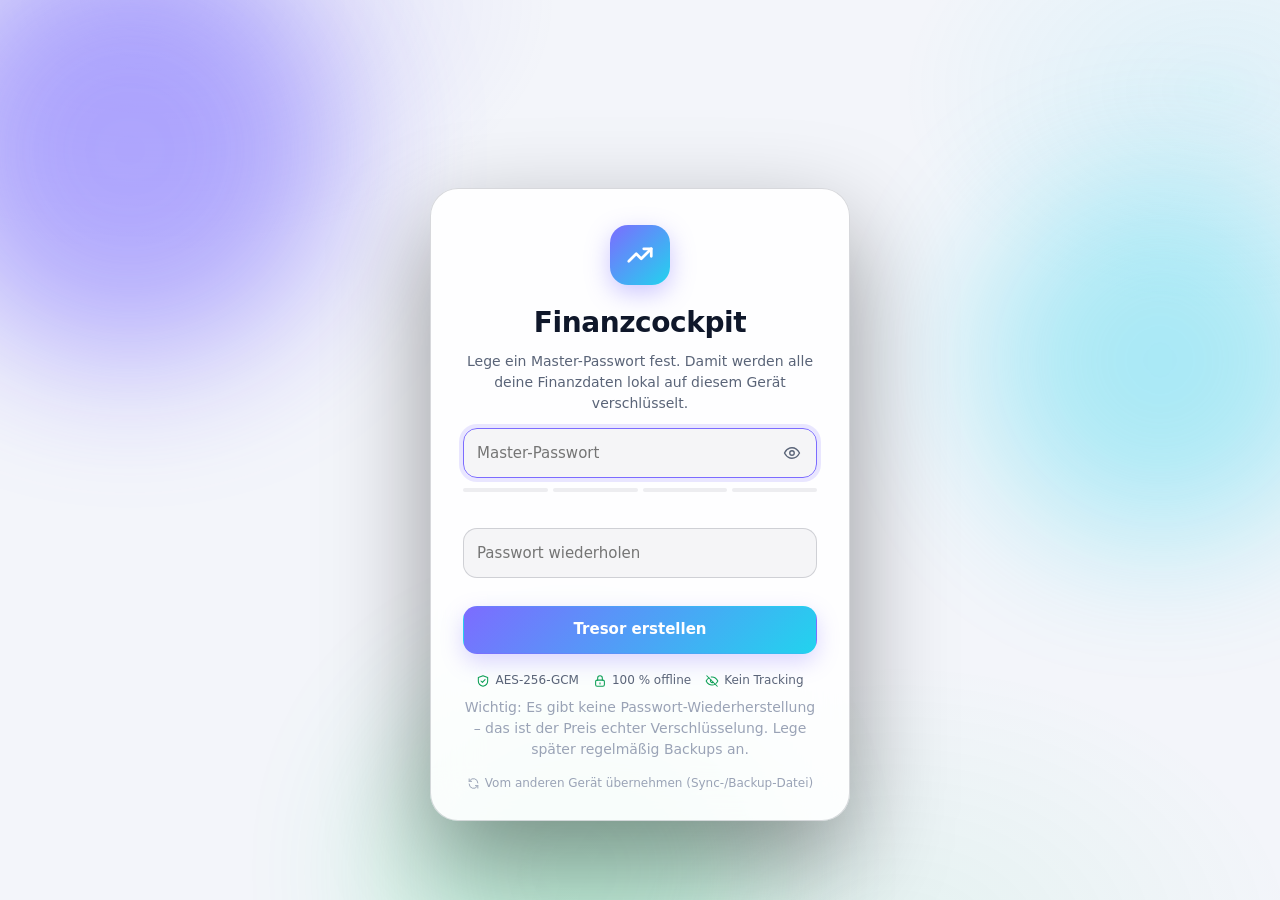
<file: docs/index.html>
<!doctype html>
<html lang="de" data-theme="dark">
<head>
<meta charset="utf-8">
<meta name="viewport" content="width=device-width, initial-scale=1, viewport-fit=cover">
<!-- Sicherheit: keinerlei Netzwerkzugriffe, keine fremden Skripte -->
<meta http-equiv="Content-Security-Policy" content="default-src 'none'; script-src 'unsafe-inline'; style-src 'unsafe-inline'; img-src 'self' data: blob:; connect-src 'none'; manifest-src 'self'; worker-src 'self'; object-src 'none'; base-uri 'none'; form-action 'none'">
<link rel="manifest" href="manifest.webmanifest">
<link rel="apple-touch-icon" href="apple-touch-icon.png">
<meta name="mobile-web-app-capable" content="yes">
<meta name="apple-mobile-web-app-capable" content="yes">
<meta name="apple-mobile-web-app-title" content="Finanzen">
<meta name="apple-mobile-web-app-status-bar-style" content="black-translucent">

<meta name="referrer" content="no-referrer">
<meta name="color-scheme" content="dark light">
<meta name="theme-color" content="#0a0c11">
<title>Finanzcockpit</title>
<link rel="icon" href="data:image/svg+xml,%3Csvg xmlns='http://www.w3.org/2000/svg' viewBox='0 0 32 32'%3E%3Cdefs%3E%3ClinearGradient id='g' x1='0' y1='0' x2='1' y2='1'%3E%3Cstop offset='0' stop-color='%237c6cff'/%3E%3Cstop offset='1' stop-color='%2322d3ee'/%3E%3C/linearGradient%3E%3C/defs%3E%3Crect width='32' height='32' rx='9' fill='url(%23g)'/%3E%3Cpath d='M7 21l6-6 4 4 8-8' stroke='white' stroke-width='3' fill='none' stroke-linecap='round' stroke-linejoin='round'/%3E%3C/svg%3E">
<style>
/* =========================================================
   Finanzcockpit – Design-System
   ========================================================= */
:root{
  --bg:#0a0c11; --bg-soft:#0f1219;
  --panel:rgba(20,24,33,.78); --panel2:#191e29; --solid:#141821;
  --line:rgba(255,255,255,.07); --line2:rgba(255,255,255,.14);
  --text:#eaedf4; --muted:#8d95a8; --dim:#5d6579;
  --accent:#7c6cff; --accent2:#22d3ee; --accent-soft:rgba(124,108,255,.15);
  --pos:#2fd47a; --neg:#ff5d73; --warn:#ffb547; --info:#38bdf8;
  --pos-soft:rgba(47,212,122,.12); --neg-soft:rgba(255,93,115,.12); --warn-soft:rgba(255,181,71,.12); --info-soft:rgba(56,189,248,.12);
  --r:20px; --r-sm:12px;
  --shadow:0 12px 40px rgba(0,0,0,.32);
  --grad:linear-gradient(135deg,#7c6cff 0%,#22d3ee 100%);
  --hover:rgba(255,255,255,.045); --input:rgba(255,255,255,.04);
  --track:rgba(255,255,255,.07);
}
:root[data-theme=light]{
  --bg:#f3f5fa; --bg-soft:#e9edf5;
  --panel:rgba(255,255,255,.88); --panel2:#ffffff; --solid:#ffffff;
  --line:rgba(15,23,42,.08); --line2:rgba(15,23,42,.16);
  --text:#0f172a; --muted:#5a6478; --dim:#9aa3b6;
  --accent-soft:rgba(124,108,255,.12);
  --pos:#0c9f55; --neg:#e3344e; --warn:#c77d00; --info:#0284c7;
  --shadow:0 10px 30px rgba(15,23,42,.07);
  --hover:rgba(15,23,42,.04); --input:rgba(15,23,42,.035); --track:rgba(15,23,42,.07);
}

*,*::before,*::after{box-sizing:border-box}
*{margin:0;padding:0}
html{color-scheme:dark}
html[data-theme=light]{color-scheme:light}
body{min-height:100vh;background:var(--bg);color:var(--text);
  font:14.5px/1.45 "Segoe UI Variable Text","Segoe UI",-apple-system,BlinkMacSystemFont,Inter,Roboto,system-ui,sans-serif;
  -webkit-font-smoothing:antialiased;overflow-x:hidden}
body::before{content:"";position:fixed;inset:0;z-index:-1;pointer-events:none;
  background:
    radial-gradient(45% 40% at 12% 0%,rgba(124,108,255,.16),transparent 70%),
    radial-gradient(35% 35% at 95% 10%,rgba(34,211,238,.10),transparent 70%),
    radial-gradient(45% 45% at 70% 105%,rgba(47,212,122,.07),transparent 70%)}
button,input,select,textarea{font:inherit;color:inherit}
button{cursor:pointer;background:none;border:0;text-align:inherit}
a,.link{color:var(--muted);text-decoration:none;cursor:pointer;font-weight:500;font-size:13px;transition:color .15s}
a:hover,.link:hover{color:var(--text)}
h1,h2,h3,h4{font-family:"Segoe UI Variable Display","Segoe UI",-apple-system,system-ui,sans-serif;letter-spacing:-.015em;font-weight:650}
.money,.num,.tnum{font-variant-numeric:tabular-nums}
.pos{color:var(--pos)}.neg{color:var(--neg)}.warn{color:var(--warn)}.muted{color:var(--muted)}.dim{color:var(--dim)}
.small{font-size:13px}.tiny{font-size:12px}.strong{font-weight:650}
.grow{flex:1}.row{display:flex;align-items:center;gap:10px}.wrap{flex-wrap:wrap}
.ic{flex:none;display:inline-block;vertical-align:middle}
[hidden]{display:none!important}
::selection{background:rgba(124,108,255,.35)}
::-webkit-scrollbar{width:10px;height:10px}
::-webkit-scrollbar-thumb{background:var(--line2);border-radius:10px;border:3px solid transparent;background-clip:padding-box}
::-webkit-scrollbar-track{background:transparent}
:focus-visible{outline:2px solid var(--accent);outline-offset:2px;border-radius:8px}

/* Privatmodus: Beträge verschleiern, beim Überfahren zeigen */
body.privacy .money{filter:blur(7px);transition:filter .2s}
body.privacy .money:hover{filter:none}
body.privacy .ylab,body.privacy .chart .tip .money{opacity:0}

/* ===== Layout ===== */
.app{display:grid;grid-template-columns:252px minmax(0,1fr);min-height:100vh}
.sidebar{position:sticky;top:0;height:100vh;display:flex;flex-direction:column;gap:6px;padding:22px 14px 18px;border-right:1px solid var(--line);background:linear-gradient(180deg,rgba(124,108,255,.04),transparent 40%)}
.brand{display:flex;align-items:center;gap:12px;padding:2px 10px 22px}
.logo{width:38px;height:38px;border-radius:12px;background:var(--grad);display:grid;place-items:center;color:#fff;box-shadow:0 8px 24px rgba(124,108,255,.38);flex:none}
.brand b{display:block;font-size:16px;letter-spacing:-.01em}
.brand small{color:var(--muted);font-size:12px}
.nav{display:flex;flex-direction:column;gap:2px}
.nav-item{display:flex;align-items:center;gap:12px;padding:10px 12px;border-radius:12px;color:var(--muted);font-weight:550;transition:background .15s,color .15s;width:100%;position:relative}
.nav-item:hover{background:var(--hover);color:var(--text)}
.nav-item.on{background:var(--accent-soft);color:var(--text)}
.nav-item.on .ic{color:var(--accent)}
.nav-item.on::before{content:"";position:absolute;left:-14px;top:9px;bottom:9px;width:3px;border-radius:0 3px 3px 0;background:var(--grad)}
.nav-item kbd{margin-left:auto;opacity:0;transition:opacity .15s}
.nav-item:hover kbd{opacity:.8}
.side-foot{margin-top:auto;padding:14px;border-radius:16px;background:var(--panel);border:1px solid var(--line)}
.side-foot .lbl{font-size:12px;color:var(--muted)}
.side-foot .nw{font-size:18px;font-weight:700;margin:2px 0 10px}
.side-foot .sec{display:flex;align-items:center;gap:7px;color:var(--pos);font-size:12px;font-weight:600}
.main{min-width:0;padding:24px 32px 64px;max-width:1500px;width:100%}
.topbar{display:flex;align-items:center;gap:10px;margin-bottom:24px;flex-wrap:wrap}
.topbar .title{flex:1;min-width:220px}
.title h1{font-size:26px;line-height:1.2;display:flex;align-items:center;gap:10px}
.title p{color:var(--muted);font-size:13.5px;margin-top:3px}
.demo-badge{font-size:11px;font-weight:700;letter-spacing:.06em;text-transform:uppercase;padding:4px 8px;border-radius:999px;background:var(--warn-soft);color:var(--warn);cursor:pointer}
.search-btn{display:flex;align-items:center;gap:10px;height:40px;padding:0 10px 0 12px;border-radius:12px;border:1px solid var(--line);background:var(--panel);color:var(--muted);min-width:240px;transition:border-color .15s}
.search-btn:hover{border-color:var(--line2);color:var(--text)}
.search-btn .txt{flex:1;text-align:left;font-size:13.5px}
kbd{font:600 11px/1 ui-monospace,"Cascadia Mono",Consolas,monospace;padding:3px 6px;border-radius:6px;border:1px solid var(--line2);background:var(--input);color:var(--muted);white-space:nowrap}
.view{animation:none}
.view.enter{animation:viewIn .45s cubic-bezier(.2,.8,.2,1)}
@keyframes viewIn{from{opacity:0;transform:translateY(8px)}to{opacity:1;transform:none}}
.view.enter .card{animation:cardIn .5s cubic-bezier(.2,.8,.2,1) both}
.view.enter .card:nth-child(2){animation-delay:.03s}.view.enter .card:nth-child(3){animation-delay:.06s}
.view.enter .card:nth-child(4){animation-delay:.09s}.view.enter .card:nth-child(5){animation-delay:.12s}
.view.enter .card:nth-child(n+6){animation-delay:.15s}
@keyframes cardIn{from{opacity:0;transform:translateY(10px) scale(.99)}to{opacity:1;transform:none}}

/* ===== Buttons ===== */
.icon-btn{width:40px;height:40px;display:grid;place-items:center;border-radius:12px;border:1px solid var(--line);background:var(--panel);color:var(--muted);transition:.15s;flex:none}
.icon-btn:hover{color:var(--text);border-color:var(--line2)}
.icon-btn.sm{width:32px;height:32px;border-radius:10px}
.icon-btn.bare{border-color:transparent;background:transparent}
.icon-btn.bare:hover{background:var(--hover)}
.icon-btn.on{color:var(--accent);border-color:rgba(124,108,255,.4)}
.btn{display:inline-flex;align-items:center;justify-content:center;gap:8px;height:40px;padding:0 16px;border-radius:12px;font-weight:600;font-size:14px;border:1px solid var(--line);background:var(--panel);transition:.15s;white-space:nowrap;flex:none}
.btn:hover{border-color:var(--line2);background:var(--hover)}
.btn.primary{background:var(--grad);border-color:transparent;color:#fff;box-shadow:0 8px 22px rgba(124,108,255,.28)}
.btn.primary:hover{filter:brightness(1.08);transform:translateY(-1px);box-shadow:0 10px 26px rgba(124,108,255,.38)}
.btn.primary:active{transform:none}
.btn.ghost{background:transparent;border-color:transparent;color:var(--muted)}
.btn.ghost:hover{color:var(--text);background:var(--hover)}
.btn.danger{color:var(--neg);background:transparent}
.btn.danger:hover{background:var(--neg-soft);border-color:rgba(255,93,115,.3)}
.btn.sm{height:32px;padding:0 12px;border-radius:10px;font-size:13px}
.btn.lg{height:48px;font-size:15px;border-radius:14px}
.btn.full{width:100%}
.btn:disabled{opacity:.55;pointer-events:none}
.btn-row{display:flex;gap:8px;flex-wrap:wrap}

/* ===== Grid & Cards ===== */
.grid{display:grid;grid-template-columns:repeat(12,minmax(0,1fr));gap:18px}
.grid+.grid{margin-top:18px}
.span-3{grid-column:span 3}.span-4{grid-column:span 4}.span-5{grid-column:span 5}.span-6{grid-column:span 6}
.span-7{grid-column:span 7}.span-8{grid-column:span 8}.span-9{grid-column:span 9}.span-12{grid-column:span 12}
.card{background:var(--panel);border:1px solid var(--line);border-radius:var(--r);padding:20px;box-shadow:var(--shadow);backdrop-filter:blur(16px);-webkit-backdrop-filter:blur(16px);min-width:0;position:relative}
.card.flat{box-shadow:none}
.card.click{cursor:pointer;transition:transform .2s,border-color .2s}
.card.click:hover{transform:translateY(-2px);border-color:var(--line2)}
.card-head{display:flex;align-items:center;justify-content:space-between;gap:10px;margin-bottom:16px;min-height:28px}
.card-head h3{font-size:15px;display:flex;align-items:center;gap:8px}
.card-head .sub{font-size:12.5px;color:var(--muted);font-weight:500}
.label{color:var(--muted);font-size:13px;font-weight:550}
.divider{height:1px;background:var(--line);margin:16px 0}

/* Hero */
.hero{padding:24px 24px 12px;overflow:hidden}
.hero::after{content:"";position:absolute;width:340px;height:340px;right:-120px;top:-160px;border-radius:50%;background:radial-gradient(circle,rgba(124,108,255,.22),transparent 65%);pointer-events:none}
.hero-head{display:flex;justify-content:space-between;align-items:flex-start;gap:16px;flex-wrap:wrap;margin-bottom:8px;position:relative;z-index:1}
.big{font-size:42px;font-weight:750;letter-spacing:-.03em;line-height:1.1;margin:4px 0 8px;font-family:"Segoe UI Variable Display","Segoe UI",system-ui,sans-serif}
.delta{display:inline-flex;align-items:center;gap:6px;font-size:13.5px;font-weight:600;padding:4px 10px 4px 8px;border-radius:999px}
.delta.pos{background:var(--pos-soft)}.delta.neg{background:var(--neg-soft)}
.delta .muted{font-weight:500}

/* Segmented control */
.seg{display:inline-flex;padding:3px;border-radius:12px;background:var(--input);border:1px solid var(--line);gap:2px}
.seg button,.seg label span{display:block;padding:6px 12px;border-radius:9px;font-size:13px;font-weight:600;color:var(--muted);transition:.15s;cursor:pointer;text-align:center;white-space:nowrap}
.seg button:hover,.seg label:hover span{color:var(--text)}
.seg button.on,.seg input:checked+span{background:var(--panel2);color:var(--text);box-shadow:0 2px 8px rgba(0,0,0,.18)}
.seg label{flex:1}
.seg input{position:absolute;opacity:0;pointer-events:none}
.seg.full{display:flex;width:100%}
.seg.full label span{padding:9px 12px}
.kind-seg input[value=expense]:checked+span{color:var(--neg)}
.kind-seg input[value=income]:checked+span{color:var(--pos)}
.kind-seg input[value=transfer]:checked+span{color:var(--info)}

/* Konto-Kacheln */
.acc-card{display:flex;flex-direction:column;gap:6px;overflow:hidden}
.acc-card::before{content:"";position:absolute;inset:0 0 auto 0;height:3px;background:var(--c);opacity:.9}
.acc-top{display:flex;align-items:center;justify-content:space-between}
.acc-ic{width:40px;height:40px;border-radius:12px;display:grid;place-items:center;font-size:20px;background:color-mix(in srgb,var(--c) 16%,transparent);flex:none}
.acc-ic.lg{width:52px;height:52px;font-size:26px;border-radius:15px}
.acc-name{color:var(--muted);font-size:13px;font-weight:550;margin-top:8px}
.acc-bal{font-size:22px;font-weight:700;letter-spacing:-.02em}
.acc-foot{display:flex;align-items:center;justify-content:space-between;gap:8px;margin-top:2px;min-height:34px;font-size:12.5px}
.badge{display:inline-flex;align-items:center;gap:5px;font-size:11.5px;font-weight:650;padding:3px 8px;border-radius:999px;background:var(--input);color:var(--muted);border:1px solid var(--line);white-space:nowrap}
.badge.pos{background:var(--pos-soft);color:var(--pos);border-color:transparent}
.badge.neg{background:var(--neg-soft);color:var(--neg);border-color:transparent}
.badge.warn{background:var(--warn-soft);color:var(--warn);border-color:transparent}
.badge.info{background:var(--info-soft);color:var(--info);border-color:transparent}
.badge.acc{background:var(--accent-soft);color:var(--accent);border-color:transparent}

/* KPI */
.kpis{display:grid;grid-template-columns:repeat(auto-fit,minmax(170px,1fr));gap:14px}
.kpi{padding:16px 18px;border-radius:16px;background:var(--panel);border:1px solid var(--line);box-shadow:var(--shadow);min-width:0}
.kpi .label{display:flex;align-items:center;gap:6px}
.kpi .v{font-size:22px;font-weight:700;letter-spacing:-.02em;margin-top:4px;white-space:nowrap;overflow:hidden;text-overflow:ellipsis}
.kpi .s{font-size:12.5px;color:var(--muted);margin-top:2px}
.kpis+.grid,.kpis+.card,.toolbar+.kpis{margin-top:18px}

/* Fluss / Monat */
.flow{display:grid;grid-template-columns:1fr 1fr;gap:10px}
.flow>div{padding:12px 14px;border-radius:14px;background:var(--input);border:1px solid var(--line)}
.flow small{display:block;color:var(--muted);font-size:12px;font-weight:550}
.flow b{font-size:18px;letter-spacing:-.01em}
.rate-row{display:flex;align-items:center;gap:14px;margin:16px 0 12px}
.rate-row b{display:block;font-size:15px}
.rate-row small{color:var(--muted);font-size:12.5px}
.room{padding:12px 14px;border-radius:14px;background:var(--accent-soft);font-size:13px;line-height:1.5}
.room b{font-size:14px}
.room.neg{background:var(--neg-soft)}

/* Insights */
.insights{display:flex;flex-direction:column;gap:10px}
.insight{display:flex;gap:12px;padding:12px;border-radius:14px;background:var(--input);border:1px solid var(--line)}
.insight .em{width:34px;height:34px;border-radius:10px;display:grid;place-items:center;font-size:17px;flex:none;background:var(--panel2)}
.insight b{display:block;font-size:13.5px;margin-bottom:1px}
.insight p{font-size:12.5px;color:var(--muted);line-height:1.45}
.insight.pos .em{background:var(--pos-soft)}.insight.neg .em{background:var(--neg-soft)}
.insight.warn .em{background:var(--warn-soft)}.insight.info .em{background:var(--info-soft)}

/* Buchungsliste */
.tx-list{display:flex;flex-direction:column}
.tx{display:flex;align-items:center;gap:12px;padding:10px 10px;border-radius:12px;width:100%;transition:background .12s;min-width:0}
.tx:hover{background:var(--hover)}
.tx-ic{width:38px;height:38px;border-radius:12px;display:grid;place-items:center;font-size:17px;flex:none;background:color-mix(in srgb,var(--c) 16%,transparent)}
.tx-main{flex:1;min-width:0;display:flex;flex-direction:column}
.tx-title{font-weight:600;font-size:14px;white-space:nowrap;overflow:hidden;text-overflow:ellipsis}
.tx-sub{font-size:12.5px;color:var(--muted);white-space:nowrap;overflow:hidden;text-overflow:ellipsis}
.tx-date{font-size:12.5px;color:var(--muted);white-space:nowrap}
.tx-amt{font-size:14.5px;white-space:nowrap;text-align:right}
.tx-amt small{display:block;font-size:11.5px;color:var(--muted);font-weight:500}
.day-head{display:flex;justify-content:space-between;align-items:center;padding:16px 10px 6px;font-size:12.5px;font-weight:650;color:var(--muted);text-transform:uppercase;letter-spacing:.04em}
.day-head:first-child{padding-top:4px}

/* Toolbar */
.toolbar{display:flex;gap:10px;align-items:center;flex-wrap:wrap;margin-bottom:18px}
.search{position:relative;flex:1;min-width:220px}
.search .ic{position:absolute;left:12px;top:50%;transform:translateY(-50%);color:var(--muted)}
.search .input{padding-left:38px}
.sum-bar{display:flex;gap:18px;flex-wrap:wrap;align-items:center;padding:12px 16px;border-radius:14px;background:var(--input);border:1px solid var(--line);margin-bottom:12px;font-size:13px}
.sum-bar span{color:var(--muted)}
.sum-bar b{margin-left:4px}

/* Inputs */
.input{width:100%;height:42px;padding:0 13px;border-radius:12px;border:1px solid var(--line2);background:var(--input);outline:none;transition:border-color .15s,box-shadow .15s;font-size:14px}
.input:focus{border-color:var(--accent);box-shadow:0 0 0 4px rgba(124,108,255,.16)}
.input.lg{height:50px;font-size:15px;border-radius:14px}
select.input{padding-right:30px;appearance:none;cursor:pointer;
  background-image:url("data:image/svg+xml,%3Csvg xmlns='http://www.w3.org/2000/svg' width='12' height='12' viewBox='0 0 24 24' fill='none' stroke='%238d95a8' stroke-width='2.5' stroke-linecap='round'%3E%3Cpath d='M6 9l6 6 6-6'/%3E%3C/svg%3E");
  background-repeat:no-repeat;background-position:right 11px center}
select.input option{background:var(--solid);color:var(--text)}
.toolbar select.input{width:auto;min-width:150px}
input[type=date].input{padding-right:8px}
input[type=range]{width:100%;accent-color:var(--accent);height:24px;cursor:pointer}
.field{display:flex;flex-direction:column;gap:6px;min-width:0}
.field-label{font-size:12.5px;font-weight:600;color:var(--muted)}
.hint{font-size:12px;color:var(--dim);line-height:1.4}
.input-affix{position:relative}
.input-affix .input{padding-right:34px}
.input-affix>span{position:absolute;right:13px;top:50%;transform:translateY(-50%);color:var(--muted);font-size:13.5px;pointer-events:none}
.row2{display:grid;grid-template-columns:1fr 1fr;gap:12px}
.row3{display:grid;grid-template-columns:1fr 1fr 1fr;gap:12px}
.stack{display:flex;flex-direction:column;gap:14px}
.check{display:flex;align-items:center;gap:10px;cursor:pointer;font-size:13.5px;user-select:none}
.check input{position:absolute;opacity:0}
.check .box{width:20px;height:20px;border-radius:6px;border:1.5px solid var(--line2);display:grid;place-items:center;transition:.15s;flex:none}
.check input:checked+.box{background:var(--accent);border-color:var(--accent)}
.check input:checked+.box::after{content:"";width:5px;height:10px;border:solid #fff;border-width:0 2px 2px 0;transform:rotate(45deg) translate(-1px,-1px)}
.check input:focus-visible+.box{outline:2px solid var(--accent);outline-offset:2px}
.toggle{position:relative;display:inline-block;width:42px;height:24px;flex:none}
.toggle input{opacity:0;width:0;height:0;position:absolute}
.toggle span{position:absolute;inset:0;border-radius:999px;background:var(--track);border:1px solid var(--line2);transition:.2s;cursor:pointer}
.toggle span::after{content:"";position:absolute;left:3px;top:3px;width:16px;height:16px;border-radius:50%;background:var(--muted);transition:.2s}
.toggle input:checked+span{background:var(--accent);border-color:var(--accent)}
.toggle input:checked+span::after{transform:translateX(18px);background:#fff}
.amount-big{display:flex;align-items:baseline;justify-content:center;gap:8px;padding:14px 0 8px}
.amount-big input{width:min(230px,65%);text-align:right;font-size:40px;font-weight:700;letter-spacing:-.02em;border:0;background:transparent;outline:none;font-variant-numeric:tabular-nums}
.amount-big input::placeholder{color:var(--dim)}
.amount-big span{font-size:26px;color:var(--muted);font-weight:600}
.cat-grid{display:grid;grid-template-columns:repeat(auto-fill,minmax(88px,1fr));gap:8px}
.cat-chip{position:relative;display:flex;flex-direction:column;align-items:center;gap:4px;padding:10px 6px;border-radius:14px;border:1px solid var(--line);background:var(--input);cursor:pointer;transition:.15s;text-align:center}
.cat-chip input{position:absolute;opacity:0}
.cat-chip>span{font-size:20px;line-height:1}
.cat-chip small{font-size:11.5px;color:var(--muted);line-height:1.2;font-weight:550}
.cat-chip:hover{border-color:var(--line2)}
.cat-chip:has(input:checked){border-color:var(--c);background:color-mix(in srgb,var(--c) 14%,transparent)}
.cat-chip:has(input:checked) small{color:var(--text)}
.swatches{display:flex;flex-wrap:wrap;gap:8px}
.sw{position:relative;cursor:pointer}
.sw input{position:absolute;opacity:0}
.sw span{display:block;width:28px;height:28px;border-radius:50%;background:var(--c);border:3px solid transparent;transition:.15s;box-shadow:0 0 0 1px var(--line2) inset}
.sw input:checked+span{border-color:var(--panel2);box-shadow:0 0 0 2px var(--c)}
.emoji-pick{display:flex;flex-wrap:wrap;gap:6px}
.emoji-pick label{position:relative;cursor:pointer}
.emoji-pick input{position:absolute;opacity:0}
.emoji-pick span{display:grid;place-items:center;width:38px;height:38px;border-radius:11px;font-size:19px;border:1px solid var(--line);background:var(--input);transition:.15s}
.emoji-pick input:checked+span{border-color:var(--accent);background:var(--accent-soft)}
.form-error{color:var(--neg);font-size:13px;font-weight:550;min-height:0}
.form-error:not(:empty){margin-top:12px;padding:10px 12px;border-radius:10px;background:var(--neg-soft)}
.shake{animation:shake .4s}
@keyframes shake{20%,60%{transform:translateX(-6px)}40%,80%{transform:translateX(6px)}}
.preview{padding:12px 14px;border-radius:12px;background:var(--input);border:1px solid var(--line);font-size:13.5px;display:flex;justify-content:space-between;gap:10px}

/* Fortschritt */
.bar{height:8px;border-radius:99px;background:var(--track);overflow:hidden;position:relative}
.bar>i{display:block;height:100%;border-radius:99px;background:var(--c,var(--accent));transition:width .6s cubic-bezier(.2,.8,.2,1)}
.bar.lg{height:10px}
.bar .pace{position:absolute;top:-3px;bottom:-3px;width:2px;background:var(--text);opacity:.45;border-radius:2px}
.budget-row{display:grid;grid-template-columns:minmax(0,1fr);gap:8px;padding:14px 12px;border-radius:14px;cursor:pointer;transition:background .15s}
.budget-row:hover{background:var(--hover)}
.budget-top{display:flex;align-items:center;gap:12px}
.budget-top .nm{flex:1;min-width:0;font-weight:600}
.budget-top .nm small{display:block;font-weight:500;color:var(--muted);font-size:12.5px}
.budget-top .vals{text-align:right;font-size:13.5px;white-space:nowrap}
.budget-top .vals small{display:block;color:var(--muted);font-size:12px}
.mini-budget{display:flex;flex-direction:column;gap:14px}
.mini-budget .r{display:flex;justify-content:space-between;font-size:13px;margin-bottom:6px;gap:8px}
.mini-budget .r span:first-child{font-weight:600}

/* Tabellen */
.table-wrap{overflow-x:auto;margin:0 -8px}
table.table{width:100%;border-collapse:collapse;font-size:13.5px}
.table th{text-align:right;font-size:12px;font-weight:600;color:var(--muted);padding:8px 10px;border-bottom:1px solid var(--line);white-space:nowrap}
.table td{text-align:right;padding:12px 10px;border-bottom:1px solid var(--line);white-space:nowrap}
.table th:first-child,.table td:first-child{text-align:left}
.table tr:last-child td{border-bottom:0}
.table tbody tr{cursor:pointer;transition:background .12s}
.table tbody tr:hover{background:var(--hover)}
.table td small{display:block;color:var(--muted);font-size:12px}
.pos-name{display:flex;align-items:center;gap:12px}
.pos-dot{width:36px;height:36px;border-radius:11px;display:grid;place-items:center;font-weight:800;font-size:12px;color:#fff;flex:none;background:var(--c)}
.share-bar{display:inline-block;width:60px;height:6px;border-radius:9px;background:var(--track);vertical-align:middle;margin-left:8px;overflow:hidden}
.share-bar i{display:block;height:100%;background:var(--c)}
.stale{display:inline-block;width:7px;height:7px;border-radius:50%;background:var(--warn);margin-left:6px;vertical-align:middle}

/* Liste (Fixkosten, Sparpläne) */
.list{display:flex;flex-direction:column}
.li{display:flex;align-items:center;gap:12px;padding:12px 10px;border-radius:12px;transition:background .12s;cursor:pointer}
.li:hover{background:var(--hover)}
.li.paused{opacity:.5}
.li .tx-main small{color:var(--muted);font-size:12.5px}
.li .right{text-align:right;white-space:nowrap}
.li .right small{display:block;color:var(--muted);font-size:12px}
.group-title{font-size:12px;font-weight:700;color:var(--muted);text-transform:uppercase;letter-spacing:.05em;padding:16px 10px 6px}

/* Donut + Legende */
.donut-wrap{display:flex;align-items:center;gap:20px;flex-wrap:wrap;justify-content:center}
.chart-donut{position:relative;flex:none}
.donut-center{position:absolute;inset:0;display:flex;flex-direction:column;align-items:center;justify-content:center;text-align:center;pointer-events:none;padding:30px}
.donut-center small{font-size:12px;color:var(--muted);font-weight:550;max-width:110px;white-space:nowrap;overflow:hidden;text-overflow:ellipsis}
.donut-center b{font-size:17px;letter-spacing:-.01em}
.donut-center span{font-size:12px;color:var(--muted)}
.chart-donut .seg-c{transition:opacity .2s,stroke-width .2s;cursor:pointer}
.chart-donut svg:hover .seg-c{opacity:.4}
.chart-donut svg .seg-c:hover{opacity:1}
.legend{display:flex;flex-direction:column;gap:8px;flex:1;min-width:160px}
.legend .lg-i{display:flex;align-items:center;gap:9px;font-size:13px}
.legend .dot{width:9px;height:9px;border-radius:3px;background:var(--c);flex:none}
.legend .lg-i span:nth-child(2){flex:1;min-width:0;overflow:hidden;text-overflow:ellipsis;white-space:nowrap}
.legend .lg-i b{font-weight:600}
.legend .lg-i em{font-style:normal;color:var(--muted);font-size:12px;width:44px;text-align:right}

/* Charts */
.chart{position:relative;width:100%;user-select:none}
.chart svg{display:block;overflow:visible}
.chart .gridl{stroke:var(--line);stroke-width:1}
.chart .ylab,.chart .xlab{fill:var(--dim);font-size:11px;font-variant-numeric:tabular-nums}
.chart .vline{stroke:var(--line2);stroke-width:1;stroke-dasharray:3 3;opacity:0;transition:opacity .15s}
.chart .hdot{opacity:0;transition:opacity .15s}
.chart .line{fill:none;stroke-width:2.5;stroke-linecap:round;stroke-linejoin:round}
.chart .line.draw{stroke-dasharray:var(--len);stroke-dashoffset:var(--len);animation:draw 1.1s cubic-bezier(.3,.7,.2,1) forwards}
@keyframes draw{to{stroke-dashoffset:0}}
.chart .area{animation:fadeIn 1s ease both}
@keyframes fadeIn{from{opacity:0}}
.chart .barr{transition:opacity .15s;transform-box:fill-box;transform-origin:bottom;animation:grow .7s cubic-bezier(.2,.8,.2,1) both}
@keyframes grow{from{transform:scaleY(0)}}
.chart .bars-g:hover .barr{opacity:.45}
.chart .bars-g .grp:hover .barr{opacity:1}
.chart .tip{position:absolute;pointer-events:none;z-index:5;padding:9px 12px;border-radius:12px;background:var(--panel2);border:1px solid var(--line2);box-shadow:0 10px 30px rgba(0,0,0,.3);font-size:12.5px;white-space:nowrap;transition:left .08s,top .08s}
.chart .tip small{display:block;color:var(--muted);font-size:11.5px;margin-bottom:2px}
.chart .tip b{font-size:14px}
.chart .tip .tr{display:flex;align-items:center;gap:7px;justify-content:space-between}
.chart .tip .tr i{width:8px;height:8px;border-radius:2px;display:inline-block}
.empty-chart{height:100%;display:grid;place-items:center;color:var(--muted);font-size:13px;border:1px dashed var(--line2);border-radius:14px}
.chart-legend{display:flex;gap:16px;flex-wrap:wrap;font-size:12.5px;color:var(--muted);margin-top:8px}
.chart-legend span{display:flex;align-items:center;gap:6px}
.chart-legend i{width:10px;height:10px;border-radius:3px;display:inline-block}

/* Heatmap */
.heat{display:flex;gap:6px;overflow-x:auto;padding-bottom:4px}
.heat-days{display:grid;grid-template-rows:repeat(7,14px);gap:3px;font-size:10px;color:var(--dim);padding-top:18px}
.heat-cols{display:flex;gap:3px}
.heat-col{display:grid;grid-template-rows:14px repeat(7,14px);gap:3px}
.heat-col .m{font-size:10px;color:var(--dim);white-space:nowrap;height:14px}
.heat i{width:14px;height:14px;border-radius:4px;background:var(--track);display:block}
.heat i.l1{background:rgba(124,108,255,.28)}.heat i.l2{background:rgba(124,108,255,.5)}
.heat i.l3{background:rgba(124,108,255,.75)}.heat i.l4{background:#7c6cff}
.heat i.x{background:transparent}
.heat-legend{display:flex;align-items:center;gap:4px;font-size:11.5px;color:var(--muted);margin-top:10px;justify-content:flex-end}
.heat-legend i{width:12px;height:12px;border-radius:3px;display:inline-block}

/* Ziele */
.goal{display:flex;flex-direction:column;gap:14px}
.goal-top{display:flex;align-items:center;gap:16px}
.ring{position:relative;flex:none}
.ring .ring-c{position:absolute;inset:0;display:grid;place-items:center;font-size:24px}
.ring circle.prog{transition:stroke-dashoffset 1s cubic-bezier(.2,.8,.2,1)}
.goal h3{font-size:16px}
.goal .meta{display:flex;justify-content:space-between;font-size:13px;color:var(--muted);gap:8px;flex-wrap:wrap}
.goal .meta b{color:var(--text)}
.goal.done{border-color:color-mix(in srgb,var(--pos) 45%,transparent)}
.add-card{display:flex;flex-direction:column;align-items:center;justify-content:center;gap:10px;min-height:190px;border:1.5px dashed var(--line2);background:transparent;box-shadow:none;color:var(--muted);cursor:pointer;transition:.2s;text-align:center;border-radius:var(--r);padding:20px}
.add-card:hover{color:var(--text);border-color:var(--accent);background:var(--accent-soft)}
.add-card .plus{width:46px;height:46px;border-radius:14px;display:grid;place-items:center;background:var(--input)}

/* Konten-Detail */
.acct-head{display:flex;align-items:center;gap:14px}
.acct-head h3{font-size:17px}
.acct-bal{font-size:32px;font-weight:750;letter-spacing:-.03em;margin:16px 0 2px}
.acct-stats{display:grid;grid-template-columns:repeat(3,1fr);gap:10px;margin:14px 0}
.acct-stats div{padding:10px 12px;border-radius:12px;background:var(--input);border:1px solid var(--line)}
.acct-stats small{display:block;font-size:11.5px;color:var(--muted);font-weight:550}
.acct-stats b{font-size:14px}
.spark{display:block;width:100%;height:56px;margin:6px 0}

/* Prognose */
.fc-grid{display:grid;grid-template-columns:340px minmax(0,1fr);gap:18px;align-items:start}
.fc-in{display:flex;flex-direction:column;gap:18px}
.fc-in .f-top{display:flex;justify-content:space-between;align-items:center;gap:8px;margin-bottom:4px}
.fc-in .f-top .field-label{font-size:13px}
.fc-in .f-top input{width:120px;height:34px;text-align:right;font-weight:650;border-radius:10px}
.fire{padding:18px;border-radius:16px;background:linear-gradient(135deg,rgba(124,108,255,.18),rgba(34,211,238,.12));border:1px solid rgba(124,108,255,.25)}
.fire b.big2{font-size:24px;display:block;letter-spacing:-.02em;margin:4px 0}

/* Einstellungen */
.set-row{display:flex;align-items:center;justify-content:space-between;gap:16px;padding:14px 0;border-bottom:1px solid var(--line)}
.set-row:last-child{border-bottom:0;padding-bottom:0}
.set-row:first-of-type{padding-top:0}
.set-row .t b{display:block;font-size:14px;font-weight:600}
.set-row .t small{color:var(--muted);font-size:12.5px}
.set-row .input{width:auto;min-width:180px}
.sec-list{display:flex;flex-direction:column;gap:10px;margin-top:4px}
.sec-list div{display:flex;gap:10px;font-size:13px;color:var(--muted);line-height:1.45}
.sec-list .ic{color:var(--pos);margin-top:1px}
.cat-list{display:grid;grid-template-columns:repeat(auto-fill,minmax(190px,1fr));gap:8px}
.cat-item{display:flex;align-items:center;gap:10px;padding:8px 10px;border-radius:12px;border:1px solid var(--line);background:var(--input);cursor:pointer;transition:.15s;font-size:13.5px;font-weight:550}
.cat-item:hover{border-color:var(--line2)}
.cat-item .e{width:30px;height:30px;border-radius:9px;display:grid;place-items:center;background:color-mix(in srgb,var(--c) 18%,transparent)}
.kbd-list{display:grid;grid-template-columns:auto 1fr;gap:10px 16px;font-size:13px;align-items:center}

/* Empty */
.empty{display:flex;flex-direction:column;align-items:center;text-align:center;gap:8px;padding:36px 16px;color:var(--muted)}
.empty .e-ic{font-size:36px;margin-bottom:4px}
.empty b{color:var(--text);font-size:15px}
.empty p{font-size:13px;max-width:360px}
.empty .btn{margin-top:8px}

/* Modal */
.modal-backdrop{position:fixed;inset:0;z-index:50;background:rgba(5,7,12,.55);backdrop-filter:blur(6px);-webkit-backdrop-filter:blur(6px);display:flex;align-items:center;justify-content:center;padding:20px;opacity:0;transition:opacity .2s}
.modal-backdrop.open{opacity:1}
.modal-backdrop.top{z-index:70}
.modal{width:100%;max-width:520px;max-height:calc(100vh - 40px);display:flex;flex-direction:column;background:var(--panel2);border:1px solid var(--line2);border-radius:22px;box-shadow:0 30px 80px rgba(0,0,0,.45);transform:translateY(12px) scale(.98);transition:transform .25s cubic-bezier(.2,.8,.2,1)}
.modal-backdrop.open .modal{transform:none}
.modal.wide{max-width:720px}
.modal.small{max-width:420px}
.modal-head{display:flex;align-items:center;justify-content:space-between;padding:18px 20px 6px;gap:10px}
.modal-head h3{font-size:18px}
.modal-body{padding:12px 20px 4px;overflow-y:auto;display:flex;flex-direction:column;gap:14px}
.modal-body>p{font-size:13.5px;line-height:1.55}
.modal-foot{display:flex;align-items:center;gap:8px;padding:16px 20px 18px;flex-wrap:wrap}
.choice-grid{display:grid;grid-template-columns:1fr 1fr;gap:12px;margin-bottom:8px}
.choice{display:flex;flex-direction:column;gap:6px;padding:18px;border-radius:16px;border:1px solid var(--line2);background:var(--input);transition:.2s}
.choice:hover{border-color:var(--accent);background:var(--accent-soft);transform:translateY(-2px)}
.choice-ic{font-size:28px}
.choice b{font-size:15px}
.choice small{color:var(--muted);font-size:12.5px;line-height:1.45}
.setup-row{display:grid;grid-template-columns:34px 1fr 1fr;gap:12px;align-items:end}
.setup-row>.e{font-size:22px;padding-bottom:8px}
.denoms{display:grid;grid-template-columns:repeat(auto-fill,minmax(150px,1fr));gap:8px}
.denom{display:flex;align-items:center;gap:8px;padding:6px 6px 6px 12px;border-radius:12px;background:var(--input);border:1px solid var(--line)}
.denom b{flex:1;font-size:13.5px}
.denom input{width:62px;height:32px;text-align:center;border-radius:9px;padding:0 4px}
.denom .icon-btn{width:26px;height:26px;border-radius:8px}
.cash-total{display:flex;justify-content:space-between;align-items:center;padding:14px 16px;border-radius:14px;background:var(--accent-soft);font-size:14px}
.cash-total b{font-size:20px}
.price-list{display:flex;flex-direction:column;gap:8px}
.price-item{display:grid;grid-template-columns:1fr 150px;gap:12px;align-items:center;padding:8px 10px;border-radius:12px;background:var(--input);border:1px solid var(--line)}
.price-item b{font-size:13.5px;display:block}
.price-item small{color:var(--muted);font-size:12px}

/* Befehlspalette */
.pal-backdrop{position:fixed;inset:0;z-index:60;background:rgba(5,7,12,.5);backdrop-filter:blur(6px);-webkit-backdrop-filter:blur(6px);display:flex;justify-content:center;align-items:flex-start;padding:12vh 16px 16px;animation:fadeIn .15s}
.palette{width:100%;max-width:620px;background:var(--panel2);border:1px solid var(--line2);border-radius:20px;box-shadow:0 30px 80px rgba(0,0,0,.45);overflow:hidden;animation:palIn .2s cubic-bezier(.2,.8,.2,1)}
@keyframes palIn{from{transform:translateY(-8px) scale(.98);opacity:0}}
.pal-input{display:flex;align-items:center;gap:12px;padding:16px 18px;border-bottom:1px solid var(--line);color:var(--muted)}
.pal-input input{flex:1;border:0;background:transparent;outline:none;font-size:16px;color:var(--text)}
.pal-list{max-height:min(420px,55vh);overflow-y:auto;padding:8px}
.pal-group{font-size:11px;font-weight:700;text-transform:uppercase;letter-spacing:.06em;color:var(--dim);padding:10px 12px 4px}
.pal-item{display:flex;align-items:center;gap:12px;width:100%;padding:10px 12px;border-radius:12px;color:var(--muted);font-size:14px}
.pal-item .pal-label{flex:1;color:var(--text);min-width:0;overflow:hidden;text-overflow:ellipsis;white-space:nowrap}
.pal-item small{color:var(--muted);margin-left:8px;font-size:12px}
.pal-item.on{background:var(--accent-soft)}
.pal-item.on .ic{color:var(--accent)}
.pal-item.hl .pal-label{font-weight:650}
.pal-empty{padding:28px;text-align:center;color:var(--muted);font-size:13.5px}
.pal-foot{display:flex;gap:16px;padding:10px 18px;border-top:1px solid var(--line);font-size:12px;color:var(--dim);flex-wrap:wrap}
.pal-foot span{display:flex;align-items:center;gap:5px}

/* Toasts */
#toasts{position:fixed;right:20px;bottom:20px;z-index:90;display:flex;flex-direction:column;gap:8px;align-items:flex-end;pointer-events:none}
.toast{display:flex;align-items:center;gap:10px;padding:11px 14px;border-radius:14px;background:var(--panel2);border:1px solid var(--line2);box-shadow:0 14px 40px rgba(0,0,0,.35);font-size:13.5px;font-weight:550;pointer-events:auto;transform:translateY(10px);opacity:0;transition:.25s cubic-bezier(.2,.8,.2,1);max-width:420px}
.toast.in{transform:none;opacity:1}
.toast .t-ic{width:24px;height:24px;border-radius:8px;display:grid;place-items:center;flex:none;background:var(--pos-soft);color:var(--pos)}
.toast.err .t-ic{background:var(--neg-soft);color:var(--neg)}
.toast.info .t-ic{background:var(--accent-soft);color:var(--accent)}
.t-undo{color:var(--accent);font-weight:700;margin-left:6px;padding:4px 8px;border-radius:8px}
.t-undo:hover{background:var(--accent-soft)}
.confetti{position:fixed;inset:0;width:100vw;height:100vh;pointer-events:none;z-index:100}

/* Sperrbildschirm */
.lock{min-height:100vh;display:grid;place-items:center;padding:24px;position:relative;overflow:hidden}
.lock-bg i{position:absolute;border-radius:50%;filter:blur(70px);opacity:.55;animation:float 18s ease-in-out infinite}
.lock-bg i:nth-child(1){width:420px;height:420px;background:#7c6cff;left:-80px;top:-60px}
.lock-bg i:nth-child(2){width:360px;height:360px;background:#22d3ee;right:-60px;top:20%;animation-delay:-6s;opacity:.35}
.lock-bg i:nth-child(3){width:380px;height:380px;background:#2fd47a;left:30%;bottom:-160px;animation-delay:-12s;opacity:.25}
@keyframes float{0%,100%{transform:translate(0,0) scale(1)}33%{transform:translate(40px,30px) scale(1.08)}66%{transform:translate(-30px,20px) scale(.95)}}
.lock-card{position:relative;z-index:1;width:100%;max-width:420px;padding:36px 32px 28px;border-radius:28px;background:var(--panel);border:1px solid var(--line2);backdrop-filter:blur(24px);-webkit-backdrop-filter:blur(24px);box-shadow:0 40px 100px rgba(0,0,0,.4);display:flex;flex-direction:column;gap:14px;text-align:center}
.lock-card .logo{width:60px;height:60px;border-radius:18px;margin:0 auto 4px}
.lock-card h1{font-size:28px}
.lock-card>p{color:var(--muted);font-size:14px;line-height:1.5;margin-top:-6px}
.pw-field{position:relative}
.pw-field .input{padding-right:48px}
.pw-eye{position:absolute;right:6px;top:50%;transform:translateY(-50%);width:38px;height:38px;display:grid;place-items:center;color:var(--muted);border-radius:10px}
.pw-eye:hover{color:var(--text);background:var(--hover)}
.strength{display:grid;grid-template-columns:repeat(4,1fr);gap:5px;margin-top:-4px}
.strength i{height:4px;border-radius:9px;background:var(--track);transition:.25s}
.strength i.on.s1{background:var(--neg)}.strength i.on.s2{background:var(--warn)}
.strength i.on.s3{background:#a3e635}.strength i.on.s4{background:var(--pos)}
#strengthTxt{text-align:left;margin-top:-8px;min-height:16px}
.lock-feats{display:flex;justify-content:center;gap:14px;flex-wrap:wrap;font-size:12px;color:var(--muted);margin-top:4px}
.lock-feats span{display:flex;align-items:center;gap:5px}
.lock-feats .ic{color:var(--pos)}
.lock-card .tiny{color:var(--dim);line-height:1.5}
.lock-links{display:flex;justify-content:center;gap:16px;flex-wrap:wrap}
.lock-links .link{display:inline-flex;align-items:center;gap:5px}
.lock{padding-top:calc(24px + env(safe-area-inset-top))}
.spinner{width:18px;height:18px;border-radius:50%;border:2.5px solid rgba(255,255,255,.35);border-top-color:#fff;animation:spin .8s linear infinite}
@keyframes spin{to{transform:rotate(360deg)}}

/* Mobile */
.bottomnav{display:none}
.fab{display:none}
@media (max-width:1280px){
  .span-3{grid-column:span 6}.span-4{grid-column:span 6}
  .span-5,.span-7,.span-8,.span-9{grid-column:span 12}
  .fc-grid{grid-template-columns:1fr}
}
@media (max-width:1280px) and (min-width:861px){
  .dash .span-4.third{grid-column:span 4}
}
@media (max-width:860px){
  .app{grid-template-columns:1fr}
  .sidebar{display:none}
  .main{padding:calc(16px + env(safe-area-inset-top)) 16px 110px}
  .grid{gap:14px}
  .span-3,.span-4,.span-5,.span-6,.span-7,.span-8,.span-9,.dash .span-4.third{grid-column:span 12}
  .acc-row .span-3{grid-column:span 6}
  .title h1{font-size:22px}
  .search-btn{min-width:0;width:40px;padding:0;justify-content:center}
  .search-btn .txt,.search-btn kbd{display:none}
  .top-add{display:none}
  .big{font-size:34px}
  .hide-sm{display:none}
  .row2,.row3{grid-template-columns:1fr}
  .choice-grid{grid-template-columns:1fr}
  .setup-row{grid-template-columns:28px 1fr}
  .setup-row>.field:last-child{grid-column:2}
  .acct-stats{grid-template-columns:1fr 1fr 1fr}
  .bottomnav{display:flex;position:fixed;left:0;right:0;bottom:0;z-index:40;padding:8px 8px calc(8px + env(safe-area-inset-bottom));gap:2px;background:var(--panel2);border-top:1px solid var(--line);overflow-x:auto;backdrop-filter:blur(20px)}
  .bn-item{flex:1 0 64px;display:flex;flex-direction:column;align-items:center;gap:3px;padding:6px 4px;border-radius:12px;font-size:10.5px;font-weight:600;color:var(--muted)}
  .bn-item.on{color:var(--accent);background:var(--accent-soft)}
  .fab{display:grid;place-items:center;position:fixed;right:18px;bottom:calc(84px + env(safe-area-inset-bottom));z-index:41;width:56px;height:56px;border-radius:18px;background:var(--grad);color:#fff;box-shadow:0 12px 30px rgba(124,108,255,.45)}
  #toasts{left:16px;right:16px;bottom:150px;align-items:stretch}
  .modal-backdrop{align-items:flex-end;padding:0}
  .modal{max-width:none;border-radius:22px 22px 0 0;max-height:92vh}
  .set-row{flex-direction:column;align-items:stretch}
  .set-row .input{width:100%}
  .pal-backdrop{padding-top:8vh}
}
@media (prefers-reduced-motion:reduce){
  *,*::before,*::after{animation:none!important;transition:none!important}
}

</style>
</head>
<body>
<div id="root"></div>
<div id="modal-root"></div>
<div id="confirm-root"></div>
<div id="palette-root"></div>
<div id="toasts" aria-live="polite"></div>
<noscript><p style="padding:40px;font-family:sans-serif">Bitte JavaScript aktivieren – das Finanzcockpit läuft komplett lokal in deinem Browser.</p></noscript>
<script>
'use strict';
/* =========================================================
   Finanzcockpit – Kern: Helfer, Verschlüsselung, Datenmodell
   ========================================================= */
const APP_VERSION = '1.0.0';
const VAULT_KEY = 'finanzcockpit.vault.v1';
const THROTTLE_KEY = 'finanzcockpit.throttle.v1';
const PREFS_KEY = 'finanzcockpit.prefs.v1';
const PBKDF2_ITER = 600000;          // OWASP-Empfehlung 2023+ für PBKDF2-SHA256
const enc = new TextEncoder(), dec = new TextDecoder();

/* ---------- DOM & allgemeine Helfer ---------- */
const $ = (s, r = document) => r.querySelector(s);
const $$ = (s, r = document) => Array.from(r.querySelectorAll(s));
const esc = s => String(s == null ? '' : s).replace(/[&<>"']/g, c => ({ '&': '&amp;', '<': '&lt;', '>': '&gt;', '"': '&quot;', "'": '&#39;' }[c]));
function uid() { const b = crypto.getRandomValues(new Uint8Array(9)); return Array.from(b, x => x.toString(16).padStart(2, '0')).join(''); }
const round2 = n => { n = +n || 0; return Math.sign(n) * Math.round(Math.abs(n) * 100 + 1e-7) / 100; };
const round6 = n => Math.round((+n || 0) * 1e6) / 1e6;
const clamp = (n, a, b) => Math.min(b, Math.max(a, n));
const sum = (arr, f = x => x) => arr.reduce((a, x) => a + (+f(x) || 0), 0);
const reducedMotion = () => matchMedia('(prefers-reduced-motion: reduce)').matches;

/** Deutsche und englische Zahleneingaben verstehen: "1.234,56", "12,5", "12.5", "1.234" */
function parseNum(v) {
  if (typeof v === 'number') return v;
  let s = String(v == null ? '' : v).trim().replace(/[\s€%]/g, '').replace(/[−–]/g, '-');
  if (!s) return NaN;
  if (s.includes(',')) s = s.replace(/\./g, '').replace(',', '.');
  else if (/^-?\d{1,3}(\.\d{3})+$/.test(s)) s = s.replace(/\./g, '');
  const n = Number(s);
  return Number.isFinite(n) ? n : NaN;
}

/* ---------- Formatierung ---------- */
const nfEUR = new Intl.NumberFormat('de-DE', { style: 'currency', currency: 'EUR' });
const fmt = n => nfEUR.format(round2(n) + 0);
const fmtSigned = n => { const r = round2(n); return (r > 0 ? '+' : r < 0 ? '−' : '') + nfEUR.format(Math.abs(r)); };
function fmtC(n) {
  const a = Math.abs(n), s = n < 0 ? '−' : '';
  if (a >= 1e6) return s + (a / 1e6).toLocaleString('de-DE', { maximumFractionDigits: 1 }) + ' Mio €';
  if (a >= 1e4) return s + Math.round(a / 1e3) + 'k €';
  if (a >= 1e3) return s + (a / 1e3).toLocaleString('de-DE', { maximumFractionDigits: 1 }) + 'k €';
  return s + Math.round(a) + ' €';
}
const fmtPct = (n, signed = true) => (signed && n > 0.049 ? '+' : n < -0.049 ? '−' : '') + Math.abs(n).toLocaleString('de-DE', { minimumFractionDigits: 1, maximumFractionDigits: 1 }) + ' %';
const fmtNum = (n, d = 2) => (+n).toLocaleString('de-DE', { minimumFractionDigits: d, maximumFractionDigits: d });
const fmtShares = n => (+n).toLocaleString('de-DE', { maximumFractionDigits: 6 });
const fmtNumIn = (n, max = 2) => (n === '' || n == null || isNaN(n)) ? '' : (+n).toLocaleString('de-DE', { minimumFractionDigits: Math.min(2, max), maximumFractionDigits: max, useGrouping: false });
const fmtPrice = n => (+n).toLocaleString('de-DE', { style: 'currency', currency: 'EUR', minimumFractionDigits: 2, maximumFractionDigits: n < 10 ? 4 : 2 });
const money = (n, cls = '') => `<span class="money ${cls}">${fmt(n)}</span>`;
const moneyS = (n, cls = '') => `<span class="money ${n > 0.004 ? 'pos' : n < -0.004 ? 'neg' : ''} ${cls}">${fmtSigned(n)}</span>`;

/* ---------- Datum ---------- */
function isoDate(d) { return `${d.getFullYear()}-${String(d.getMonth() + 1).padStart(2, '0')}-${String(d.getDate()).padStart(2, '0')}`; }
const today = () => isoDate(new Date());
function parseDate(s) { const [y, m, d] = String(s).split('-').map(Number); return new Date(y, (m || 1) - 1, d || 1); }
function addDays(s, n) { const d = parseDate(s); d.setDate(d.getDate() + n); return isoDate(d); }
function addMonths(s, n, day) {
  const d = parseDate(s), want = day || d.getDate();
  const t = new Date(d.getFullYear(), d.getMonth() + n, 1);
  const last = new Date(t.getFullYear(), t.getMonth() + 1, 0).getDate();
  t.setDate(Math.min(want, last));
  return isoDate(t);
}
function shiftMonth(k, n) { const [y, m] = k.split('-').map(Number); return isoDate(new Date(y, m - 1 + n, 1)).slice(0, 7); }
const daysBetween = (a, b) => Math.round((parseDate(b) - parseDate(a)) / 864e5);
function daysInMonth(k) { const [y, m] = k.split('-').map(Number); return new Date(y, m, 0).getDate(); }
const MONTHS = ['Januar', 'Februar', 'März', 'April', 'Mai', 'Juni', 'Juli', 'August', 'September', 'Oktober', 'November', 'Dezember'];
const MONTHS_S = ['Jan', 'Feb', 'Mär', 'Apr', 'Mai', 'Jun', 'Jul', 'Aug', 'Sep', 'Okt', 'Nov', 'Dez'];
function monthLabel(k, short) { const [y, m] = k.split('-').map(Number); return short ? `${MONTHS_S[m - 1]} ${String(y).slice(2)}` : `${MONTHS[m - 1]} ${y}`; }
const fmtDate = s => s ? parseDate(s).toLocaleDateString('de-DE', { day: '2-digit', month: '2-digit', year: 'numeric' }) : '–';
const fmtDateS = s => { const d = parseDate(s); return `${d.getDate()}. ${MONTHS_S[d.getMonth()]}`; };
const fmtDateLong = s => parseDate(s).toLocaleDateString('de-DE', { weekday: 'long', day: 'numeric', month: 'long', year: 'numeric' });
function fmtDay(s) {
  const t = today();
  if (s === t) return 'Heute';
  if (s === addDays(t, -1)) return 'Gestern';
  if (s === addDays(t, 1)) return 'Morgen';
  const o = { weekday: 'long', day: 'numeric', month: 'long' };
  if (s.slice(0, 4) !== t.slice(0, 4)) o.year = 'numeric';
  return parseDate(s).toLocaleDateString('de-DE', o);
}
function relDays(s) {
  const n = daysBetween(today(), s);
  if (n === 0) return 'heute'; if (n === 1) return 'morgen'; if (n === -1) return 'gestern';
  return n > 0 ? `in ${n} Tagen` : `vor ${-n} Tagen`;
}
const INTERVALS = {
  weekly: { label: 'Wöchentlich', perMonth: 52 / 12 },
  biweekly: { label: 'Alle 2 Wochen', perMonth: 26 / 12 },
  monthly: { label: 'Monatlich', perMonth: 1 },
  quarterly: { label: 'Vierteljährlich', perMonth: 1 / 3 },
  halfyearly: { label: 'Halbjährlich', perMonth: 1 / 6 },
  yearly: { label: 'Jährlich', perMonth: 1 / 12 },
};
function nextDate(s, iv, day) {
  switch (iv) {
    case 'weekly': return addDays(s, 7);
    case 'biweekly': return addDays(s, 14);
    case 'quarterly': return addMonths(s, 3, day);
    case 'halfyearly': return addMonths(s, 6, day);
    case 'yearly': return addMonths(s, 12, day);
    default: return addMonths(s, 1, day);
  }
}

/* ---------- Icons (eigene Strichzeichnungen, 24er Raster) ---------- */
const ICONS = {
  home: '<path d="M3 10.5 12 3l9 7.5"/><path d="M5.5 9v11.5h13V9"/><path d="M10 20.5v-6h4v6"/>',
  wallet: '<path d="M4 7.5V6a2 2 0 0 1 2-2h11"/><rect x="3" y="7" width="18" height="13" rx="3"/><path d="M16 13.5h.01"/>',
  list: '<path d="M9 6h12M9 12h12M9 18h12"/><path d="M4 6h.01M4 12h.01M4 18h.01"/>',
  trending: '<path d="M3 17l6-6 4 4 8-8"/><path d="M15 7h6v6"/>',
  pie: '<path d="M12 3v9h9"/><circle cx="12" cy="12" r="9"/>',
  target: '<circle cx="12" cy="12" r="9"/><circle cx="12" cy="12" r="5"/><circle cx="12" cy="12" r="1"/>',
  repeat: '<path d="M17 2l4 4-4 4"/><path d="M3 11V9a3 3 0 0 1 3-3h15"/><path d="M7 22l-4-4 4-4"/><path d="M21 13v2a3 3 0 0 1-3 3H3"/>',
  forecast: '<path d="M3 3v18h18"/><path d="M7 15l4-4 3 3 6-7"/><path d="M20 7v4"/><path d="M16 7h4"/>',
  settings: '<path d="M4 6h9M17 6h3M4 12h3M11 12h9M4 18h11M19 18h1"/><circle cx="15" cy="6" r="2"/><circle cx="9" cy="12" r="2"/><circle cx="17" cy="18" r="2"/>',
  lock: '<rect x="4.5" y="10.5" width="15" height="10.5" rx="2.5"/><path d="M8 10.5V7a4 4 0 0 1 8 0v3.5"/><path d="M12 15v2"/>',
  eye: '<path d="M2 12s3.6-7 10-7 10 7 10 7-3.6 7-10 7S2 12 2 12z"/><circle cx="12" cy="12" r="3"/>',
  eyeoff: '<path d="M10.6 5.1A10 10 0 0 1 12 5c6.4 0 10 7 10 7a17 17 0 0 1-3 3.9M6.6 6.6C3.7 8.5 2 12 2 12s3.6 7 10 7a9.6 9.6 0 0 0 5.4-1.6"/><path d="M9.9 9.9a3 3 0 0 0 4.2 4.2"/><path d="M3 3l18 18"/>',
  plus: '<path d="M12 5v14M5 12h14"/>',
  minus: '<path d="M5 12h14"/>',
  search: '<circle cx="11" cy="11" r="7"/><path d="M20 20l-3.5-3.5"/>',
  sun: '<circle cx="12" cy="12" r="4"/><path d="M12 2v2M12 20v2M4.9 4.9l1.4 1.4M17.7 17.7l1.4 1.4M2 12h2M20 12h2M4.9 19.1l1.4-1.4M17.7 6.3l1.4-1.4"/>',
  moon: '<path d="M20.5 14.5A8.5 8.5 0 0 1 9.5 3.5a8.5 8.5 0 1 0 11 11z"/>',
  cash: '<rect x="2" y="6" width="20" height="12" rx="2.5"/><circle cx="12" cy="12" r="2.5"/><path d="M6 12h.01M18 12h.01"/>',
  bank: '<path d="M3 21h18M4.5 10h15M12 3l8.5 5h-17z"/><path d="M6.5 10v8M10.5 10v8M13.5 10v8M17.5 10v8"/>',
  edit: '<path d="M4 20h4L19 9a2.8 2.8 0 0 0-4-4L4 16z"/><path d="M13.5 6.5l4 4"/>',
  trash: '<path d="M4 7h16M10 11v6M14 11v6M6 7l1 13h10l1-13M9 7V4h6v3"/>',
  download: '<path d="M12 3v12M7 10l5 5 5-5M5 21h14"/>',
  upload: '<path d="M12 15V3M7 8l5-5 5 5M5 21h14"/>',
  x: '<path d="M6 6l12 12M18 6L6 18"/>',
  check: '<path d="M5 12.5l4.5 4.5L19 7.5"/>',
  up: '<path d="M7 17L17 7M8 7h9v9"/>',
  down: '<path d="M7 7l10 10M17 8v9H8"/>',
  swap: '<path d="M7 4L3 8l4 4M3 8h14M17 20l4-4-4-4M21 16H7"/>',
  calendar: '<rect x="3.5" y="5" width="17" height="15.5" rx="2.5"/><path d="M3.5 10h17M8 3v4M16 3v4"/>',
  shield: '<path d="M12 3l8 3v6c0 4.8-3.4 8-8 9-4.6-1-8-4.2-8-9V6z"/><path d="M8.5 12l2.5 2.5 4.5-5"/>',
  refresh: '<path d="M20 11a8 8 0 0 0-14.7-4.3L4 8"/><path d="M4 3.5V8h4.5"/><path d="M4 13a8 8 0 0 0 14.7 4.3L20 16"/><path d="M20 20.5V16h-4.5"/>',
  sparkle: '<path d="M12 3l1.9 5.1L19 10l-5.1 1.9L12 17l-1.9-5.1L5 10l5.1-1.9z"/><path d="M19 16l.7 1.8 1.8.7-1.8.7L19 21l-.7-1.8-1.8-.7 1.8-.7z"/>',
  coins: '<ellipse cx="9" cy="7" rx="6" ry="3"/><path d="M3 7v4c0 1.7 2.7 3 6 3s6-1.3 6-3V7"/><path d="M9 14v3c0 1.7 2.7 3 6 3s6-1.3 6-3v-4c0-1.6-2.4-2.9-5.5-3"/>',
  arrowr: '<path d="M5 12h14M13 6l6 6-6 6"/>',
  chevl: '<path d="M15 6l-6 6 6 6"/>',
  chevr: '<path d="M9 6l6 6-6 6"/>',
  pause: '<path d="M9 5v14M15 5v14"/>',
  play: '<path d="M7 5l12 7-12 7z"/>',
  file: '<path d="M14 3H6.5A2.5 2.5 0 0 0 4 5.5v13A2.5 2.5 0 0 0 6.5 21h11a2.5 2.5 0 0 0 2.5-2.5V9z"/><path d="M14 3v6h6"/>',
  key: '<circle cx="8" cy="15" r="4"/><path d="M11 12l9-9M17 6l3 3M14.5 8.5l2 2"/>',
  info: '<circle cx="12" cy="12" r="9"/><path d="M12 11v5M12 8h.01"/>',
  bolt: '<path d="M13 2L4 14h7l-1 8 9-12h-7z"/>',
  keyboard: '<rect x="2.5" y="6" width="19" height="12" rx="2.5"/><path d="M6 10h.01M10 10h.01M14 10h.01M18 10h.01M7 14h10"/>',
};
function ic(name, size = 18, sw = 1.8) {
  return `<svg class="ic" width="${size}" height="${size}" viewBox="0 0 24 24" fill="none" stroke="currentColor" stroke-width="${sw}" stroke-linecap="round" stroke-linejoin="round" aria-hidden="true">${ICONS[name] || ''}</svg>`;
}

/* ---------- Unverschlüsselte Einstellungen (nur Darstellung) ---------- */
const Prefs = {
  get() { try { return JSON.parse(localStorage.getItem(PREFS_KEY)) || {}; } catch { return {}; } },
  set(p) { try { localStorage.setItem(PREFS_KEY, JSON.stringify({ ...this.get(), ...p })); } catch { } },
};

/* ---------- Schutz gegen Durchprobieren von Passwörtern ---------- */
const Throttle = {
  get() { try { return JSON.parse(localStorage.getItem(THROTTLE_KEY)) || { fails: 0, until: 0 }; } catch { return { fails: 0, until: 0 }; } },
  fail() {
    const t = this.get(); t.fails++;
    if (t.fails >= 5) t.until = Date.now() + Math.min(15 * 60e3, 30e3 * 2 ** (t.fails - 5));
    try { localStorage.setItem(THROTTLE_KEY, JSON.stringify(t)); } catch { }
    return t;
  },
  clear() { try { localStorage.removeItem(THROTTLE_KEY); } catch { } },
};

/* ---------- Tresor: AES-256-GCM, Schlüssel per PBKDF2-SHA256 ---------- */
function b64e(buf) { const b = new Uint8Array(buf); let s = ''; for (let i = 0; i < b.length; i += 0x8000) s += String.fromCharCode.apply(null, b.subarray(i, i + 0x8000)); return btoa(s); }
function b64d(str) { const s = atob(str); const b = new Uint8Array(s.length); for (let i = 0; i < s.length; i++) b[i] = s.charCodeAt(i); return b; }

const Vault = {
  key: null, salt: null, iter: PBKDF2_ITER,
  exists() { try { return !!localStorage.getItem(VAULT_KEY); } catch { return false; } },
  read() { return JSON.parse(localStorage.getItem(VAULT_KEY)); },
  async derive(pw, salt, iter) {
    const base = await crypto.subtle.importKey('raw', enc.encode(pw), 'PBKDF2', false, ['deriveKey']);
    // nicht extrahierbar: der Schlüssel kann nicht aus dem Speicher ausgelesen werden
    return crypto.subtle.deriveKey({ name: 'PBKDF2', salt, iterations: iter, hash: 'SHA-256' }, base, { name: 'AES-GCM', length: 256 }, false, ['encrypt', 'decrypt']);
  },
  async create(pw, data) {
    this.salt = crypto.getRandomValues(new Uint8Array(16));
    this.iter = PBKDF2_ITER;
    this.key = await this.derive(pw, this.salt, this.iter);
    await this.save(data);
  },
  async decryptBlob(blob, pw) {
    if (!blob || blob.app !== 'finanzcockpit' || !blob.ct) throw new Error('Keine gültige Finanzcockpit-Datei.');
    const salt = b64d(blob.salt), iter = blob.iter || PBKDF2_ITER;
    const key = await this.derive(pw, salt, iter);
    const pt = await crypto.subtle.decrypt({ name: 'AES-GCM', iv: b64d(blob.iv) }, key, b64d(blob.ct));
    return { data: JSON.parse(dec.decode(pt)), key, salt, iter };
  },
  async unlock(pw) {
    const r = await this.decryptBlob(this.read(), pw);
    this.key = r.key; this.salt = r.salt; this.iter = r.iter;
    return r.data;
  },
  async encryptBlob(data) {
    if (!this.key) throw new Error('Tresor ist gesperrt.');
    const iv = crypto.getRandomValues(new Uint8Array(12));   // frischer Zufalls-IV bei jedem Speichern
    const ct = await crypto.subtle.encrypt({ name: 'AES-GCM', iv }, this.key, enc.encode(JSON.stringify(data)));
    return { app: 'finanzcockpit', v: 1, kdf: 'PBKDF2-SHA256', cipher: 'AES-256-GCM', iter: this.iter, salt: b64e(this.salt), iv: b64e(iv), ct: b64e(ct), saved: new Date().toISOString() };
  },
  async save(data) { const blob = await this.encryptBlob(data); localStorage.setItem(VAULT_KEY, JSON.stringify(blob)); return blob; },
  adopt(r) { this.key = r.key; this.salt = r.salt; this.iter = r.iter; },
  lock() { this.key = null; this.salt = null; },
  destroy() { try { localStorage.removeItem(VAULT_KEY); } catch { } this.lock(); },
};

function pwStrength(p) {
  if (!p) return 0;
  const classes = [/[a-z]/, /[A-Z]/, /\d/, /[^A-Za-z0-9]/].filter(r => r.test(p)).length;
  let s = 0;
  if (p.length >= 8) s++;
  if (p.length >= 12) s++;
  if (classes >= 3) s++;
  if (p.length >= 16 || (p.length >= 12 && classes === 4)) s++;
  if (p.length < 8) s = p.length >= 5 ? 1 : 0;
  if (/^(.)\1+$/.test(p) || /^(passwort|password|12345678|qwertz|qwerty)/i.test(p)) s = Math.min(s, 1);
  return s;
}
const STRENGTH = ['Sehr schwach', 'Schwach', 'Okay', 'Gut', 'Stark 💪'];

/* ---------- Stammdaten ---------- */
const PALETTE = ['#7c6cff', '#22d3ee', '#2fd47a', '#f5b544', '#ff7a90', '#a78bfa', '#38bdf8', '#fb923c', '#34d399', '#f472b6', '#facc15', '#94a3b8'];
const ACC_TYPES = { cash: { label: 'Bargeld', emoji: '💶' }, bank: { label: 'Bankkonto', emoji: '🏦' }, depot: { label: 'Depot', emoji: '📈' } };
const HOLD_TYPES = { ETF: '#7c6cff', Aktie: '#22d3ee', Krypto: '#f5b544', Anleihe: '#2fd47a', Fonds: '#a78bfa', Rohstoff: '#fb923c', Sonstiges: '#94a3b8' };
const ACC_EMOJIS = ['💶', '🏦', '💳', '🐷', '📈', '💰', '🪙', '🏛️', '💼', '🏠', '🌍', '⭐'];
const GOAL_EMOJIS = ['🛟', '✈️', '🗾', '🏖️', '🚲', '🚗', '🏠', '💍', '🎓', '💻', '📱', '🎸', '👶', '🐶', '🎁', '🌍'];
const CAT_EMOJIS = ['🏠', '🛒', '🍽️', '☕', '🚗', '⛽', '🚆', '🛍️', '👕', '🎉', '🎬', '🎮', '💊', '🏋️', '📺', '📱', '🛡️', '✈️', '📚', '🎁', '🐶', '👶', '💡', '🔧', '💼', '🏦', '📈', '🧰', '↩️', '➕', '📦', '💸'];
const DEFAULT_CATEGORIES = [
  { id: 'c_home', name: 'Wohnen', icon: '🏠', kind: 'expense', color: '#7c6cff' },
  { id: 'c_food', name: 'Lebensmittel', icon: '🛒', kind: 'expense', color: '#2fd47a' },
  { id: 'c_rest', name: 'Restaurant & Café', icon: '🍽️', kind: 'expense', color: '#fb923c' },
  { id: 'c_mob', name: 'Mobilität', icon: '🚗', kind: 'expense', color: '#38bdf8' },
  { id: 'c_shop', name: 'Shopping', icon: '🛍️', kind: 'expense', color: '#f472b6' },
  { id: 'c_fun', name: 'Freizeit', icon: '🎉', kind: 'expense', color: '#facc15' },
  { id: 'c_health', name: 'Gesundheit', icon: '💊', kind: 'expense', color: '#34d399' },
  { id: 'c_abo', name: 'Abos & Medien', icon: '📺', kind: 'expense', color: '#a78bfa' },
  { id: 'c_ins', name: 'Versicherungen', icon: '🛡️', kind: 'expense', color: '#22d3ee' },
  { id: 'c_travel', name: 'Reisen', icon: '✈️', kind: 'expense', color: '#ff7a90' },
  { id: 'c_edu', name: 'Bildung', icon: '📚', kind: 'expense', color: '#f5b544' },
  { id: 'c_gift', name: 'Geschenke', icon: '🎁', kind: 'expense', color: '#e879f9' },
  { id: 'c_misc', name: 'Sonstiges', icon: '📦', kind: 'expense', color: '#94a3b8', locked: true },
  { id: 'c_salary', name: 'Gehalt', icon: '💼', kind: 'income', color: '#2fd47a' },
  { id: 'c_interest', name: 'Zinsen', icon: '🏦', kind: 'income', color: '#22d3ee' },
  { id: 'c_div', name: 'Dividenden', icon: '📈', kind: 'income', color: '#7c6cff', locked: true },
  { id: 'c_side', name: 'Nebeneinkünfte', icon: '🧰', kind: 'income', color: '#f5b544' },
  { id: 'c_refund', name: 'Erstattungen', icon: '↩️', kind: 'income', color: '#38bdf8' },
  { id: 'c_misc_in', name: 'Sonstige Einnahmen', icon: '➕', kind: 'income', color: '#94a3b8', locked: true },
];

/* ---------- Zustand ---------- */
let S = null;      // entschlüsselte Daten – nur im Arbeitsspeicher, solange entsperrt
let C = null;      // Berechnungs-Cache
const UI = {
  view: 'dashboard', range: '1J', _last: null,
  tx: { q: '', acc: '', cat: '', month: '', kind: '' }, txLimit: 150,
  budgetMonth: today().slice(0, 7), depot: '',
  fc: null,
};

function defaultState() {
  return {
    v: 1, created: today(),
    settings: { name: '', autoLock: 5, lockOnHide: false, onboarded: false, demo: false },
    accounts: [], categories: DEFAULT_CATEGORIES.map(c => ({ ...c })),
    transactions: [], recurring: [], holdings: [], trades: [], plans: [], goals: [], budgets: {}, snapshots: [],
    tomb: {}, budgetsU: 0,
  };
}
function migrate(d) {
  const base = defaultState();
  for (const k of Object.keys(base)) if (d[k] == null) d[k] = base[k];
  d.settings = { ...base.settings, ...d.settings };
  return sanitizeState(d);
}
/** Verteidigung in der Tiefe: Alles, was je in HTML-Attributen landet, auf erlaubte Formen beschränken.
    (Geladene Daten sind per AES-GCM authentifiziert – das hier schützt zusätzlich, falls doch etwas Unerwartetes ankommt.) */
const SAFE_ID = /^[A-Za-z0-9_-]{1,64}$/, SAFE_COLOR = /^#[0-9a-fA-F]{6}$/, SAFE_DATE = /^\d{4}-\d{2}-\d{2}$/;
const cleanIcon = s => String(s || '').replace(/[<>&"'`=\\/\s]/g, '').slice(0, 8) || '•';
function sanitizeState(d) {
  const cols = ['accounts', 'categories', 'transactions', 'recurring', 'holdings', 'trades', 'plans', 'goals'];
  for (const col of cols) {
    if (!Array.isArray(d[col])) { d[col] = []; continue; }
    d[col] = d[col].filter(r => r && typeof r === 'object' && SAFE_ID.test(r.id));
    for (const r of d[col]) {
      if ('color' in r && !SAFE_COLOR.test(r.color)) r.color = '#94a3b8';
      if ('icon' in r) r.icon = cleanIcon(r.icon);
      if ('emoji' in r) r.emoji = cleanIcon(r.emoji);
      for (const k of ['accountId', 'toAccountId', 'category', 'holdingId', 'planId', 'recurringId'])
        if (r[k] && !SAFE_ID.test(r[k])) r[k] = '';
      for (const k of ['date', 'next', 'end', 'deadline', 'priceDate'])
        if (r[k] && !SAFE_DATE.test(r[k])) r[k] = k === 'date' ? today() : '';
      for (const k of ['amount', 'opening', 'shares', 'price', 'fee', 'target', 'saved'])
        if (k in r && r[k] !== '' && !Number.isFinite(+r[k])) r[k] = 0;
    }
  }
  if (typeof d.budgets !== 'object' || Array.isArray(d.budgets)) d.budgets = {};
  for (const k of Object.keys(d.budgets)) if (!SAFE_ID.test(k) || !Number.isFinite(+d.budgets[k])) delete d.budgets[k];
  if (!Array.isArray(d.snapshots)) d.snapshots = [];
  d.snapshots = d.snapshots.filter(s => s && SAFE_DATE.test(s.d) && Number.isFinite(+s.mv) && Number.isFinite(+s.cb));
  if (typeof d.tomb !== 'object' || Array.isArray(d.tomb)) d.tomb = {};
  return d;
}
const acc = id => S.accounts.find(a => a.id === id);
const cat = id => S.categories.find(c => c.id === id);
const hold = id => S.holdings.find(h => h.id === id);
const accEmoji = a => a ? (a.icon || ACC_TYPES[a.type]?.emoji || '💰') : '❔';
const byDateTs = (a, b) => a.date < b.date ? -1 : a.date > b.date ? 1 : (a.ts || 0) - (b.ts || 0);
let tsCounter = Date.now();
const nextTs = () => ++tsCounter;

/* ---------- Berechnungen ---------- */
function applyTrade(hm, t, addCash) {
  const h = hm[t.holdingId] || (hm[t.holdingId] = { shares: 0, cost: 0, realized: 0, invested: 0, fees: 0 });
  const gross = t.shares * t.price, fee = +t.fee || 0;
  if (t.side === 'buy') {
    h.shares += t.shares; h.cost += gross + fee; h.invested += gross + fee;
    if (!t.noCash) addCash(t.accountId, -(gross + fee));
  } else {
    const basis = h.shares > 0 ? h.cost * Math.min(1, t.shares / h.shares) : 0;
    const proceeds = gross - fee;
    h.cost -= basis; h.shares -= t.shares; h.realized += proceeds - basis;
    if (h.shares < 1e-9) { h.shares = 0; h.cost = 0; }
    if (!t.noCash) addCash(t.accountId, proceeds);
  }
  h.fees += fee;
}

function computeAll() {
  if (C) return C;
  const t = today(), cash = {};
  for (const a of S.accounts) cash[a.id] = +a.opening || 0;
  const add = (id, v) => { if (id in cash) cash[id] += v; };
  for (const x of S.transactions) {
    if (x.date > t) continue;
    if (x.kind === 'income') add(x.accountId, x.amount);
    else if (x.kind === 'expense') add(x.accountId, -x.amount);
    else { add(x.accountId, -x.amount); add(x.toAccountId, x.amount); }
  }
  const hm = {};
  for (const tr of S.trades.filter(x => x.date <= t).sort(byDateTs)) applyTrade(hm, tr, add);
  const holdC = {}; let depotValue = 0, depotCost = 0;
  for (const h of S.holdings) {
    const s = hm[h.id] || { shares: 0, cost: 0, realized: 0, invested: 0, fees: 0 };
    const value = s.shares * (+h.price || 0), pl = value - s.cost;
    holdC[h.id] = { ...s, value, pl, plPct: s.cost > 0 ? pl / s.cost * 100 : 0, avg: s.shares > 0 ? s.cost / s.shares : 0 };
    depotValue += value; depotCost += s.cost;
  }
  const total = { ...cash };
  for (const h of S.holdings) if (h.accountId in total) total[h.accountId] += holdC[h.id].value;
  const netWorth = sum(Object.values(total));
  const liquid = sum(Object.values(cash));
  return (C = { cash, total, hold: holdC, netWorth, depotValue, depotCost, liquid });
}

function monthStats(k, accId) {
  let inc = 0, exp = 0, expRec = 0; const byCat = {}, byCatRec = {}; const t = today();
  for (const x of S.transactions) {
    if (x.correction || x.kind === 'transfer' || x.date.slice(0, 7) !== k || x.date > t) continue;
    if (accId && x.accountId !== accId) continue;
    if (x.kind === 'income') inc += x.amount;
    else {
      exp += x.amount; byCat[x.category] = (byCat[x.category] || 0) + x.amount;
      if (x.recurringId) { expRec += x.amount; byCatRec[x.category] = (byCatRec[x.category] || 0) + x.amount; }
    }
  }
  return { inc: round2(inc), exp: round2(exp), expRec, net: round2(inc - exp), rate: inc > 0 ? (inc - exp) / inc * 100 : 0, byCat, byCatRec };
}
/** Hochrechnung bis Monatsende: Fixkosten zählen einmal (gebucht + noch fällig), nur variable Ausgaben werden linear hochgerechnet */
function projectMonth(ms, frac, catId) {
  if (!(frac > 0 && frac < 1)) return null;
  const mk = today().slice(0, 7), end = mk + '-' + String(daysInMonth(mk)).padStart(2, '0');
  let fixedLeft = 0;
  for (const r of S.recurring) {
    if (r.paused || r.kind !== 'expense' || (catId && r.category !== catId)) continue;
    let d = r.next, g = 0; while (d && d <= end && g++ < 40) { fixedLeft += r.amount; d = nextDate(d, r.interval, r.day); }
  }
  const spent = catId ? (ms.byCat[catId] || 0) : ms.exp, rec = catId ? (ms.byCatRec[catId] || 0) : ms.expRec;
  return rec + fixedLeft + (spent - rec) / frac;
}
/** Durchschnitt der letzten n abgeschlossenen Monate (nur Monate mit Daten) */
function avgMonthly(n = 3) {
  const mk = today().slice(0, 7); const list = [];
  for (let i = 1; i <= n; i++) { const s = monthStats(shiftMonth(mk, -i)); if (s.inc || s.exp) list.push(s); }
  if (!list.length) return { inc: 0, exp: 0, net: 0, n: 0, byCat: {} };
  const byCat = {};
  for (const s of list) for (const [c, v] of Object.entries(s.byCat)) byCat[c] = (byCat[c] || 0) + v / list.length;
  return { inc: sum(list, s => s.inc) / list.length, exp: sum(list, s => s.exp) / list.length, net: sum(list, s => s.net) / list.length, n: list.length, byCat };
}

/** Vermögen zu beliebigen Stichtagen: Konten exakt aus Buchungen, Depot über Einstandswert × Kursentwicklung (Snapshots) */
function nwAt(dates) {
  const tx = S.transactions.filter(t => t.kind !== 'transfer').sort(byDateTs);
  const tr = S.trades.slice().sort(byDateTs);
  const sn = S.snapshots.slice().sort((a, b) => a.d < b.d ? -1 : 1);
  let cash = sum(S.accounts, a => a.opening); const hm = {}; let i = 0, j = 0, k = 0, ratio = 1;
  const addCash = (_, v) => { cash += v; };
  return dates.map(d => {
    while (i < tx.length && tx[i].date <= d) { const t = tx[i++]; cash += t.kind === 'income' ? t.amount : -t.amount; }
    while (j < tr.length && tr[j].date <= d) applyTrade(hm, tr[j++], addCash);
    while (k < sn.length && sn[k].d <= d) { const s = sn[k++]; ratio = s.cb > 0 ? s.mv / s.cb : 1; }
    let cb = 0; for (const id in hm) cb += hm[id].cost;
    return cash + cb * ratio;
  });
}
function seriesNW(from, to, maxPts = 90) {
  const days = Math.max(1, daysBetween(from, to)), step = Math.max(1, Math.ceil(days / maxPts));
  const dates = []; for (let d = from; d < to; d = addDays(d, step)) dates.push(d);
  dates.push(to);
  const values = nwAt(dates);
  if (to === today()) values[values.length - 1] = computeAll().netWorth;
  return { dates, values };
}
function accountSeries(id, from, to, maxPts = 40) {
  const a = acc(id); const days = Math.max(1, daysBetween(from, to)), step = Math.max(1, Math.ceil(days / maxPts));
  const tx = S.transactions.filter(x => x.accountId === id || x.toAccountId === id).sort(byDateTs);
  const tr = S.trades.filter(x => x.accountId === id && !x.noCash).sort(byDateTs);
  let v = +a.opening || 0, i = 0, j = 0; const out = [];
  const dates = []; for (let d = from; d < to; d = addDays(d, step)) dates.push(d); dates.push(to);
  for (const d of dates) {
    while (i < tx.length && tx[i].date <= d) {
      const x = tx[i++];
      if (x.kind === 'income') v += x.amount; else if (x.kind === 'expense') v -= x.amount;
      else { if (x.accountId === id) v -= x.amount; if (x.toAccountId === id) v += x.amount; }
    }
    while (j < tr.length && tr[j].date <= d) { const x = tr[j++]; const g = x.shares * x.price, f = +x.fee || 0; v += x.side === 'buy' ? -(g + f) : g - f; }
    out.push(v);
  }
  return out;
}
function firstDataDate() {
  let m = today();
  for (const x of S.transactions) if (x.date < m) m = x.date;
  for (const x of S.trades) if (x.date < m) m = x.date;
  for (const x of S.snapshots) if (x.d < m) m = x.d;
  return m;
}
function recordSnapshot() {
  if (!S) return;
  const c = computeAll(), d = today();
  const snap = { d, mv: round2(c.depotValue), cb: round2(c.depotCost), nw: round2(c.netWorth) };
  const last = S.snapshots[S.snapshots.length - 1];
  if (last && last.d === d) S.snapshots[S.snapshots.length - 1] = snap; else S.snapshots.push(snap);
}

/** Fällige Daueraufträge & Sparpläne automatisch buchen */
function processDue(st) {
  const t = today(); let n = 0, p = 0;
  for (const r of st.recurring) {
    if (r.paused) continue;
    let guard = 0;
    while (r.next && r.next <= t && guard++ < 600) {
      if (r.end && r.next > r.end) { r.paused = true; break; }
      // deterministische ID: bucht ein zweites Gerät denselben Termin, erkennt der Abgleich das Duplikat
      st.transactions.push({ id: 'r' + r.id + r.next.replace(/-/g, ''), ts: nextTs(), date: r.next, kind: r.kind, amount: r.amount, accountId: r.accountId, toAccountId: r.toAccountId || '', category: r.kind === 'transfer' ? '' : r.category, note: r.name, recurringId: r.id });
      r.next = nextDate(r.next, r.interval, r.day); n++;
    }
  }
  for (const pl of st.plans) {
    if (pl.paused) continue;
    const h = st.holdings.find(x => x.id === pl.holdingId);
    if (!h || !(h.price > 0)) continue;
    let guard = 0;
    while (pl.next && pl.next <= t && guard++ < 600) {
      st.trades.push({ id: 'p' + pl.id + pl.next.replace(/-/g, ''), ts: nextTs(), holdingId: h.id, accountId: h.accountId, date: pl.next, side: 'buy', shares: round6(pl.amount / h.price), price: h.price, fee: 0, planId: pl.id });
      pl.next = nextDate(pl.next, pl.interval || 'monthly', pl.day); p++;
    }
  }
  return { n, p };
}
const monthlyEq = r => r.amount * (INTERVALS[r.interval]?.perMonth ?? 1);

/* ---------- Speichern ---------- */
let saveChain = Promise.resolve();
function persist() {
  if (!S || !Vault.key) return saveChain;
  const data = S;
  saveChain = saveChain.then(() => Vault.save(data)).catch(e => { console.error(e); toast('Speichern fehlgeschlagen: ' + (e.message || e), 'err'); });
  return saveChain;
}
function commit(msg, opts = {}) {
  C = null; stampChanges(); recordSnapshot(); persist(); render(); scheduleAutoSync();
  if (msg) toast(msg, opts.tone || 'ok', opts);
}

/* =========================================================
   Diagramme – handgemachtes SVG, interaktiv, ohne Bibliotheken
   ========================================================= */
const CHARTS = [];
function chart(type, cfg, id) {
  id = id || 'ch' + CHARTS.length + '_' + Math.random().toString(36).slice(2, 6);
  CHARTS.push({ id, type, cfg });
  const h = type === 'donut' ? (cfg.size || 180) : (cfg.height || 220);
  return `<div class="chart chart-${type}" id="${id}" style="height:${h}px;${type === 'donut' ? `width:${h}px` : ''}"></div>`;
}
function drawCharts() {
  for (const c of CHARTS) {
    const el = document.getElementById(c.id);
    if (!el) continue;
    try { ({ line: drawLine, bars: drawBars, donut: drawDonut })[c.type](el, c.cfg); } catch (e) { console.error(e); }
  }
}
function setChartCfg(id, cfg) { const c = CHARTS.find(x => x.id === id); if (c) c.cfg = cfg; const el = document.getElementById(id); if (el && c) drawLine(el, cfg); }

function niceTicks(min, max, count = 4) {
  if (min === max) { max = min + 1; min = min - 1; }
  const span = max - min, step0 = span / count, mag = 10 ** Math.floor(Math.log10(step0)), norm = step0 / mag;
  const step = (norm < 1.5 ? 1 : norm < 3 ? 2 : norm < 7 ? 5 : 10) * mag;
  const lo = Math.floor(min / step) * step, hi = Math.ceil(max / step) * step, t = [];
  for (let v = lo; v <= hi + step * 1e-6; v += step) t.push(Math.abs(v) < 1e-9 ? 0 : v);
  return t;
}

function attachHover(el, svg, n, X, onIndex, onLeave) {
  const tip = el.querySelector('.tip');
  const move = e => {
    const r = svg.getBoundingClientRect();
    const cx = (e.touches ? e.touches[0].clientX : e.clientX) - r.left;
    const i = clamp(Math.round(X.inv(cx)), 0, n - 1);
    tip.innerHTML = onIndex(i);
    tip.hidden = false;
    const tw = tip.offsetWidth, W = el.clientWidth;
    let left = X(i) + 14; if (left + tw > W) left = X(i) - tw - 14; if (left < 0) left = 4;
    tip.style.left = left + 'px';
  };
  const leave = () => { tip.hidden = true; onLeave && onLeave(); };
  svg.addEventListener('mousemove', move);
  svg.addEventListener('touchstart', move, { passive: true });
  svg.addEventListener('touchmove', move, { passive: true });
  svg.addEventListener('mouseleave', leave);
  svg.addEventListener('touchend', leave);
}

/** Liniendiagramm: cfg = { height, labels[], series:[{values[], color, fill, dash, name}], xfmt, tip(i), zero } */
function drawLine(el, cfg) {
  const W = Math.max(220, el.clientWidth), H = cfg.height || 220;
  const P = { l: cfg.yAxis === false ? 4 : 52, r: 8, t: 14, b: cfg.labels ? 26 : 6 };
  const n = cfg.series[0].values.length;
  if (n < 2) { el.innerHTML = '<div class="empty-chart">Noch nicht genug Daten für einen Verlauf</div>'; return; }
  const all = cfg.series.flatMap(s => s.values);
  let mn = Math.min(...all), mx = Math.max(...all);
  if (cfg.zero) mn = Math.min(0, mn);
  else { const pad = (mx - mn) * 0.15 || Math.abs(mx) * 0.05 || 1; mn -= pad; mx += pad * 0.6; }
  const ticks = niceTicks(mn, mx, 4), y0 = ticks[0], y1 = ticks[ticks.length - 1];
  const iw = W - P.l - P.r, ih = H - P.t - P.b;
  const X = i => P.l + i * iw / (n - 1); X.inv = x => (x - P.l) / (iw / (n - 1));
  const Y = v => P.t + (1 - (v - y0) / (y1 - y0)) * ih;
  let s = `<svg width="${W}" height="${H}">`;
  s += '<defs>' + cfg.series.map((se, si) => se.fill ? `<linearGradient id="${el.id}g${si}" x1="0" y1="0" x2="0" y2="1"><stop offset="0" stop-color="${se.color}" stop-opacity=".32"/><stop offset="1" stop-color="${se.color}" stop-opacity="0"/></linearGradient>` : '').join('') + '</defs>';
  if (cfg.yAxis !== false) for (const t of ticks) {
    s += `<line class="gridl" x1="${P.l}" x2="${W - P.r}" y1="${Y(t)}" y2="${Y(t)}"/>`;
    s += `<text class="ylab" x="${P.l - 8}" y="${Y(t) + 4}" text-anchor="end">${fmtC(t)}</text>`;
  }
  if (cfg.labels) {
    const want = Math.max(2, Math.min(7, Math.floor(iw / 90)));
    const every = Math.max(1, Math.round((n - 1) / (want - 1)));
    for (let i = 0; i < n; i += every) {
      if (i > 0 && n - 1 - i < every * 0.6) continue;
      s += `<text class="xlab" x="${X(i)}" y="${H - 6}" text-anchor="${i === 0 ? 'start' : 'middle'}">${esc(cfg.xfmt ? cfg.xfmt(cfg.labels[i], i) : cfg.labels[i])}</text>`;
    }
    s += `<text class="xlab" x="${X(n - 1)}" y="${H - 6}" text-anchor="end">${esc(cfg.xfmt ? cfg.xfmt(cfg.labels[n - 1], n - 1) : cfg.labels[n - 1])}</text>`;
  }
  cfg.series.forEach((se, si) => {
    const pts = se.values.map((v, i) => [X(i), Y(v)]);
    const d = 'M' + pts.map(p => p[0].toFixed(1) + ',' + p[1].toFixed(1)).join('L');
    if (se.fill) s += `<path class="area" d="${d}L${X(n - 1)},${Y(y0)}L${X(0)},${Y(y0)}Z" fill="url(#${el.id}g${si})"/>`;
    s += `<path class="line ${cfg.animate !== false && !reducedMotion() ? 'draw' : ''}" d="${d}" stroke="${se.color}" ${se.dash ? `stroke-dasharray="${se.dash}" style="animation:none"` : ''} ${se.width ? `stroke-width="${se.width}"` : ''}/>`;
  });
  s += `<line class="vline" x1="0" x2="0" y1="${P.t}" y2="${H - P.b}"/>`;
  cfg.series.forEach((se) => { s += `<circle class="hdot" r="5" fill="${se.color}" stroke="var(--panel2)" stroke-width="2.5"/>`; });
  s += `<rect x="0" y="0" width="${W}" height="${H}" fill="transparent"/></svg><div class="tip" hidden></div>`;
  el.innerHTML = s;
  const svg = el.querySelector('svg');
  $$('.line.draw', svg).forEach(p => { if (!p.getAttribute('stroke-dasharray')) { const L = p.getTotalLength(); p.style.setProperty('--len', L); } });
  const vline = svg.querySelector('.vline'), dots = $$('.hdot', svg);
  attachHover(el, svg, n, X, i => {
    vline.setAttribute('x1', X(i)); vline.setAttribute('x2', X(i)); vline.style.opacity = 1;
    dots.forEach((d, si) => { d.setAttribute('cx', X(i)); d.setAttribute('cy', Y(cfg.series[si].values[i])); d.style.opacity = 1; });
    return cfg.tip ? cfg.tip(i) : `<b class="money">${fmt(cfg.series[0].values[i])}</b>`;
  }, () => { vline.style.opacity = 0; dots.forEach(d => d.style.opacity = 0); });
}

/** Balkendiagramm: cfg = { height, labels[], series:[{name,color,values[]}], tip(i) } */
function drawBars(el, cfg) {
  const W = Math.max(220, el.clientWidth), H = cfg.height || 220, P = { l: 52, r: 8, t: 14, b: 26 };
  const n = cfg.labels.length, m = cfg.series.length;
  const all = cfg.series.flatMap(s => s.values);
  const ticks = niceTicks(0, Math.max(1, ...all), 4), y1 = ticks[ticks.length - 1];
  const iw = W - P.l - P.r, ih = H - P.t - P.b, gw = iw / n;
  const bw = Math.max(4, Math.min(22, (gw * 0.62 - (m - 1) * 4) / m));
  const Y = v => P.t + (1 - v / y1) * ih;
  let s = `<svg width="${W}" height="${H}">`;
  for (const t of ticks) s += `<line class="gridl" x1="${P.l}" x2="${W - P.r}" y1="${Y(t)}" y2="${Y(t)}"/><text class="ylab" x="${P.l - 8}" y="${Y(t) + 4}" text-anchor="end">${fmtC(t)}</text>`;
  s += '<g class="bars-g">';
  for (let i = 0; i < n; i++) {
    const gx = P.l + i * gw + gw / 2 - (m * bw + (m - 1) * 4) / 2;
    s += `<g class="grp" data-i="${i}"><rect x="${P.l + i * gw}" y="${P.t}" width="${gw}" height="${ih}" fill="transparent"/>`;
    cfg.series.forEach((se, si) => {
      const v = Math.max(0, se.values[i] || 0), y = Y(v), h = Math.max(v > 0 ? 2 : 0, P.t + ih - y);
      s += `<rect class="barr" x="${gx + si * (bw + 4)}" y="${P.t + ih - h}" width="${bw}" height="${h}" rx="${Math.min(5, bw / 2)}" fill="${se.color}" style="animation-delay:${i * 40}ms"/>`;
    });
    s += `<text class="xlab" x="${P.l + i * gw + gw / 2}" y="${H - 6}" text-anchor="middle">${esc(cfg.labels[i])}</text></g>`;
  }
  s += `</g></svg><div class="tip" hidden></div>`;
  el.innerHTML = s;
  const svg = el.querySelector('svg');
  const X = i => P.l + i * gw + gw / 2; X.inv = x => (x - P.l - gw / 2) / gw;
  attachHover(el, svg, n, X, i => cfg.tip ? cfg.tip(i) : '');
}

/** Ringdiagramm: cfg = { size, thick, segments:[{label,value,color}], label, total } */
function drawDonut(el, cfg) {
  const size = cfg.size || 180, th = cfg.thick || 18, r = (size - th) / 2 - 2, Cc = 2 * Math.PI * r, mid = size / 2;
  const segs = cfg.segments.filter(s => s.value > 0.004), total = sum(segs, s => s.value);
  let s = `<svg width="${size}" height="${size}"><circle cx="${mid}" cy="${mid}" r="${r}" fill="none" stroke="var(--track)" stroke-width="${th}"/><g transform="rotate(-90 ${mid} ${mid})">`;
  let acc0 = 0; const gap = segs.length > 1 ? Math.min(4, Cc * 0.006) : 0;
  segs.forEach((g, i) => {
    const frac = g.value / total, len = Math.max(0.5, frac * Cc - gap);
    s += `<circle class="seg-c" data-i="${i}" cx="${mid}" cy="${mid}" r="${r}" fill="none" stroke="${g.color}" stroke-width="${th}" stroke-dasharray="${len} ${Cc - len}" stroke-dashoffset="${-acc0 * Cc}" stroke-linecap="${segs.length > 1 ? 'butt' : 'round'}"/>`;
    acc0 += frac;
  });
  s += '</g></svg>';
  const center = (l, v, p) => `<small>${esc(l)}</small><b class="money">${fmt(v)}</b>${p != null ? `<span>${fmtPct(p, false)}</span>` : ''}`;
  el.innerHTML = s + `<div class="donut-center">${center(cfg.label || 'Gesamt', cfg.total ?? total)}</div>`;
  const c = el.querySelector('.donut-center');
  $$('.seg-c', el).forEach(node => {
    node.addEventListener('mouseenter', () => { const g = segs[+node.dataset.i]; c.innerHTML = center(g.label, g.value, g.value / total * 100); });
    node.addEventListener('mouseleave', () => { c.innerHTML = center(cfg.label || 'Gesamt', cfg.total ?? total); });
  });
}
function legend(segs, total) {
  total = total || sum(segs, s => Math.max(0, s.value));
  return `<div class="legend">${segs.filter(s => s.value > 0.004).map(s => `<div class="lg-i" style="--c:${s.color}"><span class="dot"></span><span>${esc(s.label)}</span><b class="money">${fmt(s.value)}</b><em>${total ? fmtPct(s.value / total * 100, false) : ''}</em></div>`).join('')}</div>`;
}

/** Kleiner Verlauf als Inline-SVG */
function sparkline(values, color = '#7c6cff', h = 56) {
  if (!values || values.length < 2) return '';
  const w = 300, mn = Math.min(...values), mx = Math.max(...values), span = mx - mn || 1;
  const pts = values.map((v, i) => [i / (values.length - 1) * w, h - 4 - (v - mn) / span * (h - 8)]);
  const d = 'M' + pts.map(p => p[0].toFixed(1) + ',' + p[1].toFixed(1)).join('L');
  const id = 'sp' + Math.random().toString(36).slice(2, 8);
  return `<svg class="spark" viewBox="0 0 ${w} ${h}" preserveAspectRatio="none"><defs><linearGradient id="${id}" x1="0" y1="0" x2="0" y2="1"><stop offset="0" stop-color="${color}" stop-opacity=".28"/><stop offset="1" stop-color="${color}" stop-opacity="0"/></linearGradient></defs><path d="${d}L${w},${h}L0,${h}Z" fill="url(#${id})"/><path d="${d}" fill="none" stroke="${color}" stroke-width="2" vector-effect="non-scaling-stroke" stroke-linejoin="round"/></svg>`;
}

/** Fortschrittsring */
function ring(pct, color = '#7c6cff', size = 64, th = 7, inner = '') {
  const r = (size - th) / 2, Cc = 2 * Math.PI * r, p = clamp(pct, 0, 100);
  return `<div class="ring" style="width:${size}px;height:${size}px"><svg width="${size}" height="${size}"><circle cx="${size / 2}" cy="${size / 2}" r="${r}" fill="none" stroke="var(--track)" stroke-width="${th}"/><circle class="prog" cx="${size / 2}" cy="${size / 2}" r="${r}" fill="none" stroke="${color}" stroke-width="${th}" stroke-linecap="round" stroke-dasharray="${Cc}" stroke-dashoffset="${Cc * (1 - p / 100)}" transform="rotate(-90 ${size / 2} ${size / 2})"/></svg><div class="ring-c">${inner}</div></div>`;
}

/** Ausgaben-Kalender (Heatmap) der letzten Wochen */
function heatmap(weeks = 26) {
  const t = today();
  let start = addDays(t, -(weeks * 7 - 1));
  start = addDays(start, -((parseDate(start).getDay() + 6) % 7));   // auf Montag ausrichten
  const daily = {};
  for (const x of S.transactions) if (x.kind === 'expense' && !x.correction && x.date >= start && x.date <= t) daily[x.date] = (daily[x.date] || 0) + x.amount;
  const vals = Object.values(daily).sort((a, b) => a - b);
  const q = p => vals.length ? vals[Math.floor((vals.length - 1) * p)] : 0;
  const th = [q(.3), q(.6), q(.88)];
  const priv = document.body.classList.contains('privacy');
  let cols = '', d = start, lastM = '';
  while (d <= t) {
    let col = '';
    const m = d.slice(0, 7);
    const label = m !== lastM ? MONTHS_S[+m.slice(5) - 1] : '';
    lastM = m;
    for (let i = 0; i < 7; i++) {
      if (d > t) { col += '<i class="x"></i>'; }
      else {
        const v = daily[d] || 0;
        const l = v <= 0 ? 0 : v <= th[0] ? 1 : v <= th[1] ? 2 : v <= th[2] ? 3 : 4;
        col += `<i class="l${l}" title="${fmtDate(d)}${priv ? '' : ': ' + fmt(v)}"></i>`;
      }
      d = addDays(d, 1);
    }
    cols += `<div class="heat-col"><span class="m">${label}</span>${col}</div>`;
  }
  return `<div class="heat"><div class="heat-days"><span>Mo</span><span></span><span>Mi</span><span></span><span>Fr</span><span></span><span>So</span></div><div class="heat-cols">${cols}</div></div>
  <div class="heat-legend">weniger <i class="l0" style="background:var(--track)"></i><i style="background:rgba(124,108,255,.28)"></i><i style="background:rgba(124,108,255,.5)"></i><i style="background:rgba(124,108,255,.75)"></i><i style="background:#7c6cff"></i> mehr</div>`;
}

/* =========================================================
   Ansichten
   ========================================================= */
const NAV = [
  { id: 'dashboard', label: 'Übersicht', icon: 'home' },
  { id: 'accounts', label: 'Konten', icon: 'wallet' },
  { id: 'transactions', label: 'Buchungen', icon: 'list' },
  { id: 'depot', label: 'Depot', icon: 'trending' },
  { id: 'budgets', label: 'Budgets', icon: 'pie' },
  { id: 'goals', label: 'Sparziele', icon: 'target' },
  { id: 'recurring', label: 'Fixkosten', icon: 'repeat' },
  { id: 'forecast', label: 'Prognose', icon: 'forecast' },
  { id: 'settings', label: 'Einstellungen', icon: 'settings' },
];
const PAGE = {
  accounts: ['Konten', 'Bargeld, Bankkonten und Depots im Überblick'],
  transactions: ['Buchungen', 'Alle Einnahmen, Ausgaben und Umbuchungen'],
  depot: ['Depot', 'Wertpapiere, Sparpläne und Performance'],
  budgets: ['Budgets', 'Monatliche Limits und wohin dein Geld fließt'],
  goals: ['Sparziele', 'Worauf du hinsparst – und wie lange es noch dauert'],
  recurring: ['Fixkosten', 'Daueraufträge, Abos und regelmäßige Einnahmen – werden automatisch gebucht'],
  forecast: ['Prognose', 'Zinseszins, Inflation & dein Weg zur finanziellen Freiheit'],
  settings: ['Einstellungen', 'Sicherheit, Daten und Darstellung'],
};
const VIEWS = {};
function greeting() { const h = new Date().getHours(); return h < 5 ? 'Gute Nacht' : h < 11 ? 'Guten Morgen' : h < 18 ? 'Hallo' : 'Guten Abend'; }
const head = (title, right = '') => `<div class="card-head"><h3>${title}</h3>${right}</div>`;
const emptyState = (emoji, title, text, btn = '') => `<div class="empty"><div class="e-ic">${emoji}</div><b>${title}</b><p>${text}</p>${btn}</div>`;
const pctColor = p => p >= 100 ? 'var(--neg)' : p >= 85 ? 'var(--warn)' : 'var(--pos)';

function txRow(t, opts = {}) {
  const ca = cat(t.category), a = acc(t.accountId), to = acc(t.toAccountId);
  const isT = t.kind === 'transfer';
  const icon = isT ? '🔁' : (ca?.icon || '•'), color = isT ? '#38bdf8' : (ca?.color || '#94a3b8');
  const title = t.note || (isT ? 'Umbuchung' : ca?.name || 'Ohne Kategorie');
  const sub = isT ? `${a?.name || '?'} → ${to?.name || '?'}` : `${ca?.name || 'Ohne Kategorie'} · ${a?.name || '?'}`;
  const amt = t.kind === 'income' ? `<b class="money pos">+${fmt(t.amount)}</b>` : t.kind === 'expense' ? `<b class="money">−${fmt(t.amount)}</b>` : `<b class="money muted">${fmt(t.amount)}</b>`;
  const flags = (t.recurringId ? ' · ↻ automatisch' : '') + (t.correction ? ' · Korrektur' : '') + (t.date > today() ? ' · geplant' : '');
  return `<button class="tx" data-action="editTx" data-id="${t.id}"><span class="tx-ic" style="--c:${color}">${icon}</span><span class="tx-main"><span class="tx-title">${esc(title)}</span><span class="tx-sub">${esc(sub + flags)}</span></span><span class="tx-amt">${amt}${opts.date ? `<small>${fmtDateS(t.date)}</small>` : ''}</span></button>`;
}
const sortedTx = () => S.transactions.slice().sort((a, b) => b.date < a.date ? -1 : b.date > a.date ? 1 : (b.ts || 0) - (a.ts || 0));

/* ---------- Intelligente Hinweise ---------- */
function upcoming(days = 14) {
  const t = today(), end = addDays(t, days), out = [];
  for (const r of S.recurring) {
    if (r.paused) continue; let d = r.next, g = 0;
    while (d && d <= end && g++ < 20) { if (d > t) out.push({ date: d, name: r.name, amount: r.amount, kind: r.kind, cat: cat(r.category), id: r.id, type: 'rec' }); d = nextDate(d, r.interval, r.day); }
  }
  for (const p of S.plans) {
    if (p.paused) continue; const h = hold(p.holdingId); let d = p.next, g = 0;
    while (h && d && d <= end && g++ < 20) { if (d > t) out.push({ date: d, name: 'Sparplan ' + h.name, amount: p.amount, kind: 'plan', id: p.id, type: 'plan' }); d = nextDate(d, p.interval, p.day); }
  }
  return out.sort((a, b) => a.date < b.date ? -1 : 1);
}

function spendingRoom() {
  const t = today(), mk = t.slice(0, 7), ms = monthStats(mk), avg = avgMonthly(3);
  const expInc = Math.max(ms.inc, avg.inc);
  if (expInc <= 0) return null;
  const end = mk + '-' + String(daysInMonth(mk)).padStart(2, '0');
  let fixedLeft = 0, saveMonth = 0;
  for (const r of S.recurring) {
    if (r.paused) continue;
    let d = r.next, g = 0;
    while (d && d <= end && g++ < 40) { if (r.kind === 'expense') fixedLeft += r.amount; if (r.kind === 'transfer') saveMonth += r.amount; d = nextDate(d, r.interval, r.day); }
  }
  for (const x of S.transactions) if (x.kind === 'transfer' && x.recurringId && x.date.slice(0, 7) === mk && x.date <= t) saveMonth += x.amount;
  const room = expInc - ms.exp - fixedLeft - saveMonth;
  const daysLeft = daysInMonth(mk) - (+t.slice(8)) + 1;
  return { room, perDay: room / daysLeft, daysLeft, fixedLeft, saveMonth };
}

function buildInsights() {
  const out = [], c = computeAll(), t = today(), mk = t.slice(0, 7), ms = monthStats(mk), avg = avgMonthly(3);
  const dayFrac = (+t.slice(8)) / daysInMonth(mk);
  // Budgets
  const over = [], close = [];
  for (const [cid, lim] of Object.entries(S.budgets)) {
    if (!(lim > 0)) continue; const sp = ms.byCat[cid] || 0, ca = cat(cid); if (!ca) continue;
    if (sp > lim) over.push(ca.name); else if (sp / lim > dayFrac + 0.15 && sp / lim > 0.6) close.push(ca.name);
  }
  if (over.length) out.push({ tone: 'neg', em: '🚨', title: `Budget überschritten: ${over.slice(0, 2).join(', ')}${over.length > 2 ? ' …' : ''}`, text: 'Schau in den Budgets nach, wo es gerade hakt.', nav: 'budgets' });
  else if (close.length) out.push({ tone: 'warn', em: '⏱️', title: `${close[0]} läuft dem Monat voraus`, text: `Du hast schon mehr ausgegeben, als für ${Math.round(dayFrac * 100)} % des Monats üblich wäre.`, nav: 'budgets' });
  // Ausreißer-Kategorie
  if (avg.n && dayFrac > 0.2) {
    let best = null;
    for (const [cid, v] of Object.entries(ms.byCat)) {
      const a = avg.byCat[cid] || 0; if (a < 20) continue;
      const diff = v - a; if (v > a * 1.2 && diff > 30 && (!best || diff > best.diff)) best = { cid, v, a, diff };
    }
    if (best) out.push({ tone: 'warn', em: cat(best.cid)?.icon || '📊', title: `${cat(best.cid)?.name}: ${Math.round((best.v / best.a - 1) * 100)} % über Schnitt`, text: `Diesen Monat ${fmt(best.v)} statt üblicher ${fmt(best.a)} (Ø 3 Monate).` });
  }
  // Notgroschen
  if (avg.exp > 0) {
    const m = c.liquid / avg.exp;
    out.push({ tone: m >= 3 ? 'pos' : 'warn', em: '🛟', title: `Notgroschen reicht ${m.toLocaleString('de-DE', { maximumFractionDigits: 1 })} Monate`, text: m >= 6 ? 'Sehr solide – deine liquiden Mittel decken mehr als 6 Monatsausgaben.' : m >= 3 ? 'Gut! Empfohlen sind 3–6 Monatsausgaben als Reserve.' : 'Empfohlen sind 3–6 Monatsausgaben. Ein Polster lohnt sich.' });
  }
  // Sparquote
  if (avg.n && avg.inc > 0) {
    const r = avg.net / avg.inc * 100;
    out.push({ tone: r >= 20 ? 'pos' : r >= 10 ? 'info' : 'warn', em: r >= 20 ? '🚀' : '💡', title: `Ø Sparquote: ${fmtPct(r, false)}`, text: r >= 20 ? 'Stark! Du legst über ein Fünftel deines Einkommens zurück.' : r >= 10 ? 'Solide. 20 % gelten als sehr gutes Ziel.' : 'Unter 10 %. Ein Blick in die Fixkosten lohnt sich.' });
  }
  // Depot
  const hs = S.holdings.map(h => ({ h, x: c.hold[h.id] })).filter(o => o.x.shares > 0 && o.x.cost > 0);
  if (hs.length) {
    const top = hs.reduce((a, b) => b.x.plPct > a.x.plPct ? b : a);
    if (top.x.plPct > 0) out.push({ tone: 'pos', em: '🏆', title: `Top-Position: ${top.h.name}`, text: `${fmtPct(top.x.plPct)} seit Kauf (${fmtSigned(top.x.pl)}).`, nav: 'depot' });
    const stale = S.holdings.filter(h => c.hold[h.id].shares > 0 && (!h.priceDate || daysBetween(h.priceDate, t) > 7));
    if (stale.length) out.push({ tone: 'info', em: '🔄', title: `${stale.length} Kurs${stale.length > 1 ? 'e' : ''} älter als 7 Tage`, text: 'Aktualisiere die Kurse für ein genaues Bild deines Depots.', action: 'prices' });
  }
  // Demnächst fällig
  const up = upcoming(7).filter(u => u.kind === 'expense');
  if (up.length) out.push({ tone: 'info', em: '📅', title: `${up.length} Abbuchung${up.length > 1 ? 'en' : ''} in den nächsten 7 Tagen`, text: `${up.slice(0, 3).map(u => u.name).join(', ')} – zusammen ${fmt(sum(up, u => u.amount))}.`, nav: 'recurring' });
  // Abos
  const abos = S.recurring.filter(r => !r.paused && r.kind === 'expense' && r.category === 'c_abo');
  if (abos.length >= 3) out.push({ tone: 'info', em: '📺', title: `Abo-Check: ${fmt(sum(abos, r => monthlyEq(r) * 12))} pro Jahr`, text: `${abos.length} laufende Abos. Nutzt du wirklich alle?`, nav: 'recurring' });
  const order = { neg: 0, warn: 1, pos: 2, info: 3 };
  return out.sort((a, b) => order[a.tone] - order[b.tone]);
}
const insightHTML = i => `<div class="insight ${i.tone}" ${i.nav ? `data-nav="${i.nav}" style="cursor:pointer"` : i.action ? `data-action="${i.action}" style="cursor:pointer"` : ''}><span class="em">${i.em}</span><div><b>${esc(i.title)}</b><p>${esc(i.text)}</p></div></div>`;

/* ---------- Übersicht ---------- */
VIEWS.dashboard = () => {
  if (!S.accounts.length) return `<div class="card">${emptyState('🧭', 'Noch keine Konten', 'Lege deine Konten an – oder schau dir zuerst die Demo an.', '<button class="btn primary" data-action="onboarding">Jetzt einrichten</button>')}</div>`;
  const c = computeAll(), t = today(), mk = t.slice(0, 7), ms = monthStats(mk), avg = avgMonthly(3);
  const ranges = { '1M': 30, '3M': 91, '6M': 182, '1J': 365, 'Max': null };
  const rangeTxt = { '1M': 'einem Monat', '3M': '3 Monaten', '6M': '6 Monaten', '1J': 'einem Jahr', 'Max': 'Beginn' };
  const days = ranges[UI.range];
  let from = days ? addDays(t, -days) : firstDataDate();
  if (daysBetween(from, t) < 14) from = addDays(t, -14);
  const se = seriesNW(from, t);
  const start = se.values[0], delta = c.netWorth - start, pct = start ? delta / Math.abs(start) * 100 : 0;

  const hero = `<div class="card hero span-8">
    <div class="hero-head"><div>
      <div class="label">Gesamtvermögen</div>
      <div class="big money" data-count="${c.netWorth}">${fmt(c.netWorth)}</div>
      <span class="delta ${delta >= 0 ? 'pos' : 'neg'}">${ic(delta >= 0 ? 'up' : 'down', 14, 2.2)} <span class="money">${fmtSigned(delta)}</span> · ${fmtPct(pct)} <span class="muted">seit ${rangeTxt[UI.range]}</span></span>
    </div>
    <div class="seg">${Object.keys(ranges).map(k => `<button data-action="range" data-v="${k}" class="${UI.range === k ? 'on' : ''}">${k}</button>`).join('')}</div></div>
    ${chart('line', { height: 230, labels: se.dates, xfmt: d => fmtDateS(d), series: [{ values: se.values, color: '#7c6cff', fill: true }], tip: i => `<small>${fmtDate(se.dates[i])}</small><b class="money">${fmt(se.values[i])}</b>` })}
  </div>`;

  const segs = S.accounts.map(a => ({ label: a.name, value: Math.max(0, c.total[a.id]), color: a.color || '#7c6cff' }));
  const alloc = `<div class="card span-4">${head('Verteilung', `<span class="sub">${S.accounts.length} Konten</span>`)}
    <div class="donut-wrap">${chart('donut', { size: 176, thick: 18, segments: segs, label: 'Vermögen', total: c.netWorth })}${legend(segs)}</div></div>`;

  const accCards = S.accounts.map(a => {
    let foot;
    if (a.type === 'depot') {
      const hs = S.holdings.filter(h => h.accountId === a.id), cost = sum(hs, h => c.hold[h.id].cost), val = sum(hs, h => c.hold[h.id].value), pl = val - cost;
      foot = `<span class="badge ${pl >= 0 ? 'pos' : 'neg'}">${pl >= 0 ? '▲' : '▼'} ${cost ? fmtPct(pl / cost * 100) : '0,0 %'}</span><span class="muted money">${fmtSigned(pl)}</span>`;
    } else {
      foot = `<div style="width:100%;height:34px">${sparkline(accountSeries(a.id, addDays(t, -60), t, 30), a.color, 34)}</div>`;
    }
    return `<div class="card acc-card click span-3" data-nav="accounts" style="--c:${esc(a.color)}">
      <div class="acc-top"><span class="acc-ic">${accEmoji(a)}</span><span class="badge">${ACC_TYPES[a.type]?.label}</span></div>
      <div class="acc-name">${esc(a.name)}</div><div class="acc-bal money">${fmt(c.total[a.id])}</div>
      <div class="acc-foot">${foot}</div></div>`;
  }).join('');

  const room = spendingRoom();
  const rateNow = ms.inc > 0 ? ms.rate : 0;
  const month = `<div class="card span-4 third">${head(monthLabel(mk), '<a data-nav="budgets">Details →</a>')}
    <div class="flow"><div><small>Einnahmen</small><b class="money pos">${fmt(ms.inc)}</b></div><div><small>Ausgaben</small><b class="money">${fmt(ms.exp)}</b></div></div>
    <div class="rate-row">${ring(rateNow, rateNow >= 20 ? '#2fd47a' : rateNow >= 0 ? '#7c6cff' : '#ff5d73', 62, 7, `<span style="font-size:13px;font-weight:700">${Math.round(rateNow)}%</span>`)}
      <div><b>Sparquote</b><small>${avg.n ? `Ø letzte ${avg.n} Monate: ${fmtPct(avg.inc ? avg.net / avg.inc * 100 : 0, false)}` : 'Noch keine Vormonate'}</small></div></div>
    ${room ? `<div class="room ${room.room < 0 ? 'neg' : ''}">${room.room >= 0 ? `💸 Spielraum bis Monatsende: <b class="money">${fmt(room.perDay)}</b> pro Tag <span class="muted">(${fmt(room.room)} für ${room.daysLeft} Tage, nach Fixkosten & Sparraten)</span>` : `⚠️ Du liegst <b class="money">${fmt(-room.room)}</b> über dem, was nach Fixkosten & Sparraten übrig wäre.`}</div>` : ''}
  </div>`;

  const ins = buildInsights().slice(0, 4);
  const insights = `<div class="card span-4 third">${head(`${ic('sparkle', 16)} Insights`)}<div class="insights">${ins.length ? ins.map(insightHTML).join('') : '<p class="muted small">Sobald ein paar Buchungen da sind, erscheinen hier persönliche Hinweise.</p>'}</div></div>`;

  const bud = Object.entries(S.budgets).filter(([id, v]) => v > 0 && cat(id)).map(([id, lim]) => ({ ca: cat(id), lim, sp: ms.byCat[id] || 0 })).sort((a, b) => b.sp / b.lim - a.sp / a.lim).slice(0, 5);
  const dayFrac = (+t.slice(8)) / daysInMonth(mk);
  const budgets = `<div class="card span-4 third">${head('Budgets', '<a data-nav="budgets">Alle →</a>')}
    ${bud.length ? `<div class="mini-budget">${bud.map(b => { const p = b.sp / b.lim * 100; return `<div><div class="r"><span>${b.ca.icon} ${esc(b.ca.name)}</span><span class="muted"><span class="money">${fmt(b.sp)}</span> / <span class="money">${fmt(b.lim)}</span></span></div><div class="bar" style="--c:${pctColor(p)}"><i style="width:${Math.min(100, p)}%"></i><span class="pace" style="left:${dayFrac * 100}%"></span></div></div>`; }).join('')}</div>` : emptyState('🎯', 'Keine Budgets', 'Setze Limits pro Kategorie und behalte den Monat im Griff.', '<button class="btn sm" data-nav="budgets">Budget anlegen</button>')}
  </div>`;

  const months = [...Array(6)].map((_, i) => shiftMonth(mk, i - 5)), mst = months.map(m => monthStats(m));
  const bars = `<div class="card span-7">${head('Einnahmen & Ausgaben', `<div class="chart-legend" style="margin:0"><span><i style="background:#2fd47a"></i>Einnahmen</span><span><i style="background:#7c6cff"></i>Ausgaben</span></div>`)}
    ${chart('bars', { height: 240, labels: months.map(m => MONTHS_S[+m.slice(5) - 1]), series: [{ name: 'Einnahmen', color: '#2fd47a', values: mst.map(s => s.inc) }, { name: 'Ausgaben', color: '#7c6cff', values: mst.map(s => s.exp) }], tip: i => `<small>${monthLabel(months[i])}</small><div class="tr"><span><i style="background:#2fd47a"></i> Einnahmen</span><b class="money">${fmt(mst[i].inc)}</b></div><div class="tr"><span><i style="background:#7c6cff"></i> Ausgaben</span><b class="money">${fmt(mst[i].exp)}</b></div><div class="tr"><span>Saldo</span><b class="money ${mst[i].net >= 0 ? 'pos' : 'neg'}">${fmtSigned(mst[i].net)}</b></div>` })}
  </div>`;

  const recent = sortedTx().filter(x => x.date <= t).slice(0, 6);
  const up = upcoming(10).slice(0, 3);
  const recentCard = `<div class="card span-5">${head('Letzte Buchungen', '<a data-nav="transactions">Alle →</a>')}
    ${recent.length ? `<div class="tx-list">${recent.map(x => txRow(x, { date: true })).join('')}</div>` : emptyState('🧾', 'Noch keine Buchungen', 'Drücke <kbd>N</kbd> für eine neue Buchung.')}
    ${up.length ? `<div class="group-title">Demnächst</div><div class="list">${up.map(u => `<div class="li" data-nav="${u.type === 'plan' ? 'depot' : 'recurring'}"><span class="tx-ic" style="--c:#38bdf8">${u.type === 'plan' ? '📈' : u.cat?.icon || '🔁'}</span><span class="tx-main"><span class="tx-title">${esc(u.name)}</span><small>${fmtDay(u.date)} · ${relDays(u.date)}</small></span><span class="right"><b class="money ${u.kind === 'income' ? 'pos' : ''}">${u.kind === 'income' ? '+' : u.kind === 'expense' ? '−' : ''}${fmt(u.amount)}</b></span></div>`).join('')}</div>` : ''}
  </div>`;

  return `<div class="grid dash">${hero}${alloc}</div><div class="grid acc-row">${accCards}</div><div class="grid">${month}${insights}${budgets}</div><div class="grid">${bars}${recentCard}</div>`;
};

/* ---------- Konten ---------- */
VIEWS.accounts = () => {
  const c = computeAll(), t = today(), mk = t.slice(0, 7);
  const invested = c.depotValue;
  const kpis = `<div class="kpis">
    <div class="kpi"><div class="label">${ic('wallet', 15)} Gesamt</div><div class="v money">${fmt(c.netWorth)}</div><div class="s">${S.accounts.length} Konten</div></div>
    <div class="kpi"><div class="label">${ic('cash', 15)} Liquide Mittel</div><div class="v money">${fmt(c.liquid)}</div><div class="s">${c.netWorth > 0 ? fmtPct(c.liquid / c.netWorth * 100, false) + ' des Vermögens' : '–'}</div></div>
    <div class="kpi"><div class="label">${ic('trending', 15)} Wertpapiere</div><div class="v money">${fmt(invested)}</div><div class="s">${c.netWorth > 0 ? fmtPct(invested / c.netWorth * 100, false) + ' des Vermögens' : '–'}</div></div>
  </div>`;
  const cards = S.accounts.map(a => {
    const ms = monthStats(mk, a.id);
    const isDepot = a.type === 'depot';
    const hv = isDepot ? sum(S.holdings.filter(h => h.accountId === a.id), h => c.hold[h.id].value) : 0;
    const txCount = S.transactions.filter(x => x.accountId === a.id || x.toAccountId === a.id).length;
    return `<div class="card span-6" style="--c:${esc(a.color)}">
      <div class="acct-head"><span class="acc-ic lg">${accEmoji(a)}</span><div><h3>${esc(a.name)}</h3><span class="badge">${ACC_TYPES[a.type]?.label}</span></div><span class="grow"></span>
        <button class="icon-btn sm bare" data-action="editAccount" data-id="${a.id}" title="Bearbeiten">${ic('edit', 16)}</button></div>
      <div class="acct-bal money">${fmt(c.total[a.id])}</div>
      ${isDepot ? `<div class="muted small">Wertpapiere <span class="money">${fmt(hv)}</span> · Verrechnungskonto <span class="money">${fmt(c.cash[a.id])}</span></div>` : sparkline(accountSeries(a.id, addDays(t, -90), t, 45), a.color)}
      <div class="acct-stats"><div><small>Eingänge ${MONTHS_S[+mk.slice(5) - 1]}</small><b class="money pos">${fmt(ms.inc)}</b></div><div><small>Ausgaben ${MONTHS_S[+mk.slice(5) - 1]}</small><b class="money">${fmt(ms.exp)}</b></div><div><small>Buchungen</small><b>${txCount}</b></div></div>
      <div class="btn-row">
        <button class="btn sm" data-action="newTx" data-acc="${a.id}">${ic('plus', 15)} Buchung</button>
        <button class="btn sm" data-action="accTx" data-id="${a.id}">${ic('list', 15)} Verlauf</button>
        ${a.type === 'cash' ? `<button class="btn sm" data-action="cashCount" data-id="${a.id}">${ic('coins', 15)} Kassensturz</button>` : `<button class="btn sm" data-action="reconcile" data-id="${a.id}">${ic('check', 15)} Saldo abgleichen</button>`}
        ${isDepot ? `<button class="btn sm" data-action="depotOf" data-id="${a.id}">${ic('trending', 15)} Depot</button>` : ''}
      </div></div>`;
  }).join('');
  return `${kpis}<div class="grid" style="margin-top:18px">${cards}<button class="add-card span-6" data-action="newAccount"><span class="plus">${ic('plus', 22)}</span><b>Konto hinzufügen</b><span class="small">Girokonto, Tagesgeld, Kreditkarte, weiteres Depot …</span></button></div>`;
};

/* ---------- Buchungen ---------- */
function filteredTx() {
  const f = UI.tx, q = f.q.trim().toLowerCase();
  return sortedTx().filter(t => {
    if (f.acc && t.accountId !== f.acc && t.toAccountId !== f.acc) return false;
    if (f.cat && t.category !== f.cat) return false;
    if (f.kind && t.kind !== f.kind) return false;
    if (f.month && t.date.slice(0, 7) !== f.month) return false;
    if (q) {
      const hay = [t.note, cat(t.category)?.name, acc(t.accountId)?.name, acc(t.toAccountId)?.name, fmtNum(t.amount), String(t.amount)].join(' ').toLowerCase();
      if (!q.split(/\s+/).every(w => hay.includes(w))) return false;
    }
    return true;
  });
}
function txListHTML() {
  const list = filteredTx();
  if (!list.length) return emptyState('🔍', S.transactions.length ? 'Keine Treffer' : 'Noch keine Buchungen', S.transactions.length ? 'Passe Suche oder Filter an.' : 'Erfasse deine erste Ausgabe mit <kbd>N</kbd> oder dem Plus-Button.', S.transactions.length ? '<button class="btn sm" data-action="txClear">Filter zurücksetzen</button>' : '<button class="btn primary" data-action="newTx">Erste Buchung</button>');
  const real = list.filter(t => !t.correction);
  const inc = sum(real.filter(t => t.kind === 'income'), t => t.amount), exp = sum(real.filter(t => t.kind === 'expense'), t => t.amount);
  let html = `<div class="sum-bar"><span>${list.length} Buchungen</span><span>Einnahmen<b class="money pos">${fmt(inc)}</b></span><span>Ausgaben<b class="money">${fmt(exp)}</b></span><span>Saldo<b class="money ${inc - exp >= 0 ? 'pos' : 'neg'}">${fmtSigned(inc - exp)}</b></span></div><div class="card flat" style="padding:10px"><div class="tx-list">`;
  let day = null;
  const shown = list.slice(0, UI.txLimit);
  const dayTotals = {};
  for (const t of list) if (t.kind !== 'transfer' && !t.correction) dayTotals[t.date] = (dayTotals[t.date] || 0) + (t.kind === 'income' ? t.amount : -t.amount);
  for (const t of shown) {
    if (t.date !== day) { day = t.date; html += `<div class="day-head"><span>${fmtDay(day)}</span><span class="money">${dayTotals[day] ? fmtSigned(dayTotals[day]) : ''}</span></div>`; }
    html += txRow(t);
  }
  html += '</div></div>';
  if (list.length > UI.txLimit) html += `<div style="text-align:center;margin-top:14px"><button class="btn" data-action="txMore">Weitere ${Math.min(150, list.length - UI.txLimit)} anzeigen</button></div>`;
  return html;
}
VIEWS.transactions = () => {
  const f = UI.tx;
  const months = [...new Set(S.transactions.map(t => t.date.slice(0, 7)))].sort().reverse();
  const opt = (v, l, cur) => `<option value="${esc(v)}" ${v === cur ? 'selected' : ''}>${esc(l)}</option>`;
  return `<div class="toolbar">
    <div class="search">${ic('search', 17)}<input class="input" id="txq" placeholder="Suchen nach Notiz, Kategorie, Betrag …" value="${esc(f.q)}" autocomplete="off"></div>
    <select class="input" data-filter="kind">${opt('', 'Alle Arten', f.kind)}${opt('expense', 'Ausgaben', f.kind)}${opt('income', 'Einnahmen', f.kind)}${opt('transfer', 'Umbuchungen', f.kind)}</select>
    <select class="input" data-filter="acc">${opt('', 'Alle Konten', f.acc)}${S.accounts.map(a => opt(a.id, a.name, f.acc)).join('')}</select>
    <select class="input" data-filter="cat">${opt('', 'Alle Kategorien', f.cat)}${S.categories.map(c => opt(c.id, c.icon + ' ' + c.name, f.cat)).join('')}</select>
    <select class="input" data-filter="month">${opt('', 'Alle Monate', f.month)}${months.map(m => opt(m, monthLabel(m), f.month)).join('')}</select>
    <button class="btn primary" data-action="newTx">${ic('plus', 16)} Neu</button>
  </div><div id="txlist">${txListHTML()}</div>`;
};

/* ---------- Depot ---------- */
VIEWS.depot = () => {
  const depots = S.accounts.filter(a => a.type === 'depot');
  if (!depots.length) return `<div class="card">${emptyState('📈', 'Kein Depot vorhanden', 'Lege ein Konto vom Typ „Depot“ an, z. B. Trade Republic.', '<button class="btn primary" data-action="newAccount" data-type="depot">Depot anlegen</button>')}</div>`;
  const d = depots.find(x => x.id === UI.depot) || depots[0]; UI.depot = d.id;
  const c = computeAll(), t = today();
  const rows = S.holdings.filter(h => h.accountId === d.id).map(h => ({ h, x: c.hold[h.id] })).sort((a, b) => b.x.value - a.x.value);
  const active = rows.filter(r => r.x.shares > 0);
  const value = sum(active, r => r.x.value), cost = sum(active, r => r.x.cost), pl = value - cost;
  const realized = sum(rows, r => r.x.realized);
  const yAgo = addDays(t, -365);
  const div12 = sum(S.transactions.filter(x => x.kind === 'income' && x.accountId === d.id && x.date > yAgo && x.date <= t && (x.category === 'c_div' || x.category === 'c_interest')), x => x.amount);
  const picker = depots.length > 1 ? `<div class="seg" style="margin-bottom:16px">${depots.map(x => `<button data-action="depotOf" data-id="${x.id}" class="${x.id === d.id ? 'on' : ''}">${esc(x.name)}</button>`).join('')}</div>` : '';
  const kpis = `<div class="kpis">
    <div class="kpi"><div class="label">${accEmoji(d)} ${esc(d.name)}</div><div class="v money">${fmt(c.total[d.id])}</div><div class="s">Wertpapiere + Cash</div></div>
    <div class="kpi"><div class="label">Wertpapiere</div><div class="v money">${fmt(value)}</div><div class="s">Einstand <span class="money">${fmt(cost)}</span></div></div>
    <div class="kpi"><div class="label">Unrealisierte G/V</div><div class="v"><span class="money ${pl >= 0 ? 'pos' : 'neg'}">${fmtSigned(pl)}</span></div><div class="s ${pl >= 0 ? 'pos' : 'neg'}">${cost ? fmtPct(pl / cost * 100) : '–'}</div></div>
    <div class="kpi"><div class="label">Verrechnungskonto</div><div class="v money">${fmt(c.cash[d.id])}</div><div class="s">Realisiert: <span class="money">${fmtSigned(realized)}</span></div></div>
    <div class="kpi"><div class="label">Dividenden & Zinsen</div><div class="v money pos">${fmt(div12)}</div><div class="s">letzte 12 Monate</div></div>
  </div>`;
  const toolbar = `<div class="toolbar" style="margin-top:18px">
    <button class="btn primary" data-action="trade" data-side="buy">${ic('plus', 16)} Kauf</button>
    <button class="btn" data-action="trade" data-side="sell">${ic('minus', 16)} Verkauf</button>
    <button class="btn" data-action="dividend">${ic('coins', 16)} Dividende</button>
    <button class="btn" data-action="prices">${ic('refresh', 16)} Kurse aktualisieren</button>
    <span class="grow"></span>
    <button class="btn ghost" data-action="newHolding">${ic('plus', 16)} Neue Position</button>
  </div>`;
  const table = active.length ? `<div class="table-wrap"><table class="table"><thead><tr><th>Position</th><th class="hide-sm">Stück</th><th class="hide-sm">Ø Einstand</th><th>Kurs</th><th>Wert</th><th>G/V</th><th class="hide-sm">Anteil</th></tr></thead><tbody>
    ${active.map(({ h, x }) => { const share = value ? x.value / value * 100 : 0; const stale = !h.priceDate || daysBetween(h.priceDate, t) > 7; return `<tr data-action="editHolding" data-id="${h.id}">
      <td><div class="pos-name"><span class="pos-dot" style="--c:${esc(h.color)}">${esc(h.name.replace(/[^A-Za-z0-9]/g, '').slice(0, 2).toUpperCase())}</span><div><b>${esc(h.name)}</b><small>${esc(h.type)} · ${esc(h.isin || '–')}</small></div></div></td>
      <td class="hide-sm tnum">${fmtShares(x.shares)}</td><td class="hide-sm money">${fmtPrice(x.avg)}</td>
      <td><span class="money">${fmtPrice(h.price)}</span>${stale ? '<span class="stale" title="Kurs älter als 7 Tage"></span>' : ''}<small>${h.priceDate ? fmtDateS(h.priceDate) : ''}</small></td>
      <td><b class="money">${fmt(x.value)}</b></td>
      <td><span class="money ${x.pl >= 0 ? 'pos' : 'neg'}">${fmtSigned(x.pl)}</span><small class="${x.pl >= 0 ? 'pos' : 'neg'}">${fmtPct(x.plPct)}</small></td>
      <td class="hide-sm">${fmtPct(share, false)}<span class="share-bar" style="--c:${esc(h.color)}"><i style="width:${share}%"></i></span></td></tr>`; }).join('')}
    </tbody></table></div>` : emptyState('🌱', 'Noch keine Wertpapiere', 'Füge deine Positionen aus Trade Republic hinzu – mit Stückzahl und Ø Kaufkurs.', '<button class="btn primary" data-action="newHolding">Position hinzufügen</button>');
  const byType = {};
  for (const r of active) byType[r.h.type] = (byType[r.h.type] || 0) + r.x.value;
  const typeSegs = Object.entries(byType).map(([k, v]) => ({ label: k, value: v, color: HOLD_TYPES[k] || '#94a3b8' })).sort((a, b) => b.value - a.value);
  const posSegs = active.map(r => ({ label: r.h.name, value: r.x.value, color: r.h.color }));
  const plans = S.plans.filter(p => hold(p.holdingId)?.accountId === d.id);
  const planCard = `<div class="card span-6">${head('Sparpläne', `<button class="btn sm" data-action="newPlan">${ic('plus', 14)} Sparplan</button>`)}
    ${plans.length ? `<div class="list">${plans.map(p => { const h = hold(p.holdingId); return `<div class="li ${p.paused ? 'paused' : ''}" data-action="editPlan" data-id="${p.id}"><span class="pos-dot" style="--c:${esc(h.color)};width:34px;height:34px">${esc(h.name.replace(/[^A-Za-z0-9]/g, '').slice(0, 2).toUpperCase())}</span><span class="tx-main"><span class="tx-title">${esc(h.name)}</span><small>${INTERVALS[p.interval]?.label} · ${p.paused ? 'pausiert' : 'nächste ' + fmtDateS(p.next)}</small></span><span class="right"><b class="money">${fmt(p.amount)}</b><small>${fmt(monthlyEq(p))}/Monat</small></span></div>`; }).join('')}</div>
      <div class="divider"></div><div class="row small"><span class="muted">Summe pro Monat</span><span class="grow"></span><b class="money">${fmt(sum(plans.filter(p => !p.paused), monthlyEq))}</b></div>` : emptyState('🔁', 'Keine Sparpläne', 'Sparpläne werden am Ausführungstag automatisch mit dem aktuellen Kurs gebucht.')}
  </div>`;
  const tradeList = S.trades.filter(x => x.accountId === d.id).sort((a, b) => byDateTs(b, a)).slice(0, 8);
  const ordersCard = `<div class="card span-6">${head('Letzte Orders')}
    ${tradeList.length ? `<div class="list">${tradeList.map(x => { const h = hold(x.holdingId); return `<div class="li" data-action="editTrade" data-id="${x.id}"><span class="tx-ic" style="--c:${x.side === 'buy' ? '#2fd47a' : '#ff5d73'}">${x.side === 'buy' ? '🟢' : '🔴'}</span><span class="tx-main"><span class="tx-title">${x.side === 'buy' ? 'Kauf' : 'Verkauf'} ${esc(h?.name || '?')}</span><small>${fmtDate(x.date)} · ${fmtShares(x.shares)} Stk. à ${fmtPrice(x.price)}${x.planId ? ' · Sparplan' : ''}${x.noCash ? ' · Übertrag' : ''}</small></span><span class="right"><b class="money">${fmt(x.shares * x.price)}</b></span></div>`; }).join('')}</div>` : '<p class="muted small">Noch keine Orders.</p>'}
  </div>`;
  return `${picker}${kpis}${toolbar}
    <div class="grid"><div class="card span-8">${head('Positionen', `<span class="sub">${active.length} Werte</span>`)}${table}</div>
    <div class="card span-4">${head('Aufteilung')}${active.length ? `<div class="donut-wrap" style="flex-direction:column">${chart('donut', { size: 170, thick: 16, segments: posSegs, label: 'Depotwert', total: value })}${legend(typeSegs)}</div>` : '<p class="muted small">Sobald Positionen da sind, siehst du hier die Gewichtung.</p>'}</div></div>
    <div class="grid">${planCard}${ordersCard}</div>`;
};

/* ---------- Budgets ---------- */
VIEWS.budgets = () => {
  const mk = UI.budgetMonth, t = today(), cur = t.slice(0, 7);
  const ms = monthStats(mk), avg = avgMonthly(3);
  const frac = mk < cur ? 1 : mk > cur ? 0 : (+t.slice(8)) / daysInMonth(mk);
  const cats = S.categories.filter(c => c.kind === 'expense');
  const rows = cats.map(c => ({ c, lim: +S.budgets[c.id] || 0, sp: ms.byCat[c.id] || 0 })).filter(r => r.lim > 0 || r.sp > 0)
    .sort((a, b) => (b.lim > 0) - (a.lim > 0) || (b.lim ? b.sp / b.lim : 0) - (a.lim ? a.sp / a.lim : 0) || b.sp - a.sp);
  const totLim = sum(rows, r => r.lim), totSpB = sum(rows.filter(r => r.lim > 0), r => r.sp);
  const nav = `<div class="toolbar"><div class="seg"><button data-action="bmonth" data-v="-1">${ic('chevl', 16)}</button><button class="on" style="min-width:150px">${monthLabel(mk)}</button><button data-action="bmonth" data-v="1">${ic('chevr', 16)}</button></div>${mk !== cur ? '<button class="btn sm ghost" data-action="bmonth" data-v="0">Aktueller Monat</button>' : ''}<span class="grow"></span><button class="btn" data-action="editBudget">${ic('plus', 16)} Budget festlegen</button></div>`;
  const totP = totLim ? totSpB / totLim * 100 : 0;
  const summary = `<div class="card span-4">${head('Gesamtbudget')}
    <div class="row" style="gap:18px">${ring(totP, pctColor(totP), 96, 10, `<span style="font-size:16px;font-weight:750">${Math.round(totP)}%</span>`)}
    <div><div class="label">Verbraucht</div><div style="font-size:20px;font-weight:700"><span class="money">${fmt(totSpB)}</span></div><div class="muted small">von <span class="money">${fmt(totLim)}</span></div></div></div>
    <div class="divider"></div>
    <div class="stack small"><div class="row"><span class="muted">Verbleibend</span><span class="grow"></span><b class="money ${totLim - totSpB >= 0 ? 'pos' : 'neg'}">${fmt(totLim - totSpB)}</b></div>
    <div class="row"><span class="muted">Ausgaben gesamt (${MONTHS_S[+mk.slice(5) - 1]})</span><span class="grow"></span><b class="money">${fmt(ms.exp)}</b></div>
    <div class="row"><span class="muted">Ø Ausgaben (3 Monate)</span><span class="grow"></span><b class="money">${fmt(avg.exp)}</b></div>
    ${frac > 0 && frac < 1 ? `<div class="row"><span class="muted">Hochrechnung Monatsende</span><span class="grow"></span><b class="money">${fmt(projectMonth(ms, frac))}</b></div>` : ''}</div>
  </div>`;
  const list = `<div class="card span-8">${head('Kategorien', `<span class="sub">Strich = Monatsfortschritt</span>`)}
    ${rows.length ? rows.map(r => {
    const p = r.lim ? r.sp / r.lim * 100 : 0;
    const left = r.lim - r.sp;
    const proj = projectMonth(ms, frac, r.c.id);
    return `<div class="budget-row" data-action="editBudget" data-id="${r.c.id}">
        <div class="budget-top"><span class="tx-ic" style="--c:${r.c.color}">${r.c.icon}</span><div class="nm">${esc(r.c.name)}<small>${r.lim ? (left >= 0 ? `noch <span class="money">${fmt(left)}</span> übrig` : `<span class="neg"><span class="money">${fmt(-left)}</span> über Budget</span>`) + (proj && r.lim && proj > r.lim * 1.05 && left >= 0 ? ` · <span class="warn">Hochrechnung <span class="money">${fmt(proj)}</span></span>` : '') : 'kein Budget – tippen zum Festlegen'}</small></div>
        <div class="vals"><b class="money">${fmt(r.sp)}</b><small>${r.lim ? 'von <span class="money">' + fmt(r.lim) + '</span>' : 'Ø ' + fmt(avg.byCat[r.c.id] || 0)}</small></div></div>
        ${r.lim ? `<div class="bar" style="--c:${pctColor(p)}"><i style="width:${Math.min(100, p)}%"></i>${frac > 0 && frac < 1 ? `<span class="pace" style="left:${frac * 100}%"></span>` : ''}</div>` : ''}
      </div>`;
  }).join('') : emptyState('🧾', 'Keine Ausgaben in diesem Monat', 'Lege Budgets fest oder erfasse Ausgaben.')}
  </div>`;
  const segs = Object.entries(ms.byCat).map(([id, v]) => ({ label: cat(id)?.name || '?', value: v, color: cat(id)?.color || '#94a3b8' })).sort((a, b) => b.value - a.value);
  const donut = `<div class="card span-5">${head('Wohin fließt dein Geld?', `<span class="sub">${monthLabel(mk)}</span>`)}${segs.length ? `<div class="donut-wrap">${chart('donut', { size: 170, thick: 18, segments: segs, label: 'Ausgaben', total: ms.exp })}${legend(segs.slice(0, 7), ms.exp)}</div>` : '<p class="muted small">Keine Ausgaben.</p>'}</div>`;
  const heat = `<div class="card span-7">${head('Ausgaben-Kalender', '<span class="sub">letzte 6 Monate</span>')}${heatmap(26)}</div>`;
  return `${nav}<div class="grid">${summary}${list}</div><div class="grid">${donut}${heat}</div>`;
};

/* ---------- Sparziele ---------- */
function goalSaved(g) { if (g.accountId && acc(g.accountId)) return Math.max(0, computeAll().total[g.accountId]); return +g.saved || 0; }
VIEWS.goals = () => {
  const t = today();
  const cards = S.goals.map(g => {
    const saved = goalSaved(g), p = g.target > 0 ? saved / g.target * 100 : 0, left = Math.max(0, g.target - saved);
    const months = g.deadline ? Math.max(0, (parseDate(g.deadline).getFullYear() - parseDate(t).getFullYear()) * 12 + parseDate(g.deadline).getMonth() - parseDate(t).getMonth()) : null;
    const need = months != null && left > 0 ? left / Math.max(1, months) : null;
    const done = p >= 100;
    return `<div class="card goal span-4 ${done ? 'done' : ''}" style="--c:${esc(g.color)}">
      <div class="goal-top">${ring(p, g.color, 76, 8, esc(g.emoji || '🎯'))}<div style="min-width:0"><h3>${esc(g.name)}</h3><div class="muted small">${done ? '🎉 Ziel erreicht!' : `${fmtPct(p, false)} geschafft`}</div>${g.accountId && acc(g.accountId) ? `<span class="badge acc" style="margin-top:6px">🔗 ${esc(acc(g.accountId).name)}</span>` : ''}</div></div>
      <div class="bar lg" style="--c:${esc(g.color)}"><i style="width:${Math.min(100, p)}%"></i></div>
      <div class="meta"><span><b class="money">${fmt(saved)}</b> von <span class="money">${fmt(g.target)}</span></span><span>${done ? '' : `noch <b class="money">${fmt(left)}</b>`}</span></div>
      ${!done && g.deadline ? `<div class="meta"><span>${ic('calendar', 14)} bis ${fmtDate(g.deadline)}</span><span>${need != null ? `<b class="money">${fmt(need)}</b>/Monat nötig` : ''}</span></div>` : ''}
      <div class="btn-row">${g.accountId ? '' : `<button class="btn sm" data-action="goalMove" data-id="${g.id}">${ic('plus', 14)} Einzahlen</button>`}<button class="btn sm ghost" data-action="editGoal" data-id="${g.id}">${ic('edit', 14)} Bearbeiten</button></div>
    </div>`;
  }).join('');
  const total = sum(S.goals, g => g.target), saved = sum(S.goals, g => Math.min(goalSaved(g), g.target));
  return `${S.goals.length ? `<div class="kpis"><div class="kpi"><div class="label">Ziele</div><div class="v">${S.goals.length}</div><div class="s">${S.goals.filter(g => goalSaved(g) >= g.target).length} erreicht</div></div><div class="kpi"><div class="label">Angespart</div><div class="v money">${fmt(saved)}</div><div class="s">von <span class="money">${fmt(total)}</span></div></div><div class="kpi"><div class="label">Gesamtfortschritt</div><div class="v">${total ? fmtPct(saved / total * 100, false) : '–'}</div><div class="s">über alle Ziele</div></div></div>` : ''}
  <div class="grid" style="margin-top:18px">${cards}<button class="add-card span-4" data-action="newGoal"><span class="plus">${ic('plus', 22)}</span><b>Neues Sparziel</b><span class="small">Urlaub, Notgroschen, neues Auto …</span></button></div>`;
};

/* ---------- Fixkosten ---------- */
VIEWS.recurring = () => {
  const act = S.recurring.filter(r => !r.paused);
  const fixExp = sum(act.filter(r => r.kind === 'expense'), monthlyEq), fixInc = sum(act.filter(r => r.kind === 'income'), monthlyEq), fixSave = sum(act.filter(r => r.kind === 'transfer'), monthlyEq);
  const kpis = `<div class="kpis">
    <div class="kpi"><div class="label">Fixkosten / Monat</div><div class="v money">${fmt(fixExp)}</div><div class="s"><span class="money">${fmt(fixExp * 12)}</span> pro Jahr</div></div>
    <div class="kpi"><div class="label">Feste Einnahmen</div><div class="v money pos">${fmt(fixInc)}</div><div class="s">${fixInc ? fmtPct(fixExp / fixInc * 100, false) + ' davon sind Fixkosten' : '–'}</div></div>
    <div class="kpi"><div class="label">Sparraten / Monat</div><div class="v money">${fmt(fixSave)}</div><div class="s">automatische Umbuchungen</div></div>
    <div class="kpi"><div class="label">Frei verfügbar</div><div class="v money ${fixInc - fixExp - fixSave >= 0 ? '' : 'neg'}">${fmt(fixInc - fixExp - fixSave)}</div><div class="s">nach Fixkosten & Sparen</div></div>
  </div>`;
  const group = (kind, title) => {
    const list = S.recurring.filter(r => r.kind === kind).sort((a, b) => (a.paused - b.paused) || (a.next < b.next ? -1 : 1));
    if (!list.length) return '';
    return `<div class="group-title">${title}</div>` + list.map(r => {
      const ca = cat(r.category), a = acc(r.accountId), to = acc(r.toAccountId);
      return `<div class="li ${r.paused ? 'paused' : ''}" data-action="editRec" data-id="${r.id}"><span class="tx-ic" style="--c:${kind === 'transfer' ? '#38bdf8' : ca?.color || '#94a3b8'}">${kind === 'transfer' ? '🔁' : ca?.icon || '•'}</span>
        <span class="tx-main"><span class="tx-title">${esc(r.name)}</span><small>${INTERVALS[r.interval]?.label} · ${esc(kind === 'transfer' ? `${a?.name} → ${to?.name}` : a?.name || '')} · ${r.paused ? 'pausiert' : `nächste ${fmtDateS(r.next)} (${relDays(r.next)})`}</small></span>
        <span class="right"><b class="money ${kind === 'income' ? 'pos' : ''}">${fmt(r.amount)}</b><small>${r.interval !== 'monthly' ? fmt(monthlyEq(r)) + '/Monat' : ''}</small></span>
        <button class="icon-btn sm bare" data-action="toggleRec" data-id="${r.id}" title="${r.paused ? 'Fortsetzen' : 'Pausieren'}">${ic(r.paused ? 'play' : 'pause', 15)}</button></div>`;
    }).join('');
  };
  const byCat = {};
  for (const r of act.filter(r => r.kind === 'expense')) byCat[r.category] = (byCat[r.category] || 0) + monthlyEq(r);
  const segs = Object.entries(byCat).map(([id, v]) => ({ label: cat(id)?.name || '?', value: v, color: cat(id)?.color || '#94a3b8' })).sort((a, b) => b.value - a.value);
  const up = upcoming(30);
  return `${kpis}<div class="grid" style="margin-top:18px">
    <div class="card span-8">${head('Daueraufträge & Abos', `<button class="btn sm primary" data-action="newRec">${ic('plus', 14)} Neu</button>`)}
      ${S.recurring.length ? `<div class="list">${group('expense', 'Ausgaben')}${group('income', 'Einnahmen')}${group('transfer', 'Sparraten & Umbuchungen')}</div>` : emptyState('🔁', 'Noch keine Daueraufträge', 'Miete, Gehalt, Netflix & Co. – einmal anlegen, ab dann bucht das Cockpit automatisch.', '<button class="btn primary" data-action="newRec">Dauerauftrag anlegen</button>')}
    </div>
    <div class="span-4" style="display:flex;flex-direction:column;gap:18px">
      <div class="card">${head('Fixkosten nach Kategorie')}${segs.length ? `<div class="donut-wrap" style="flex-direction:column">${chart('donut', { size: 160, thick: 16, segments: segs, label: 'pro Monat', total: fixExp })}${legend(segs)}</div>` : '<p class="muted small">Keine laufenden Fixkosten.</p>'}</div>
      <div class="card">${head('Nächste 30 Tage')}${up.length ? `<div class="list">${up.slice(0, 8).map(u => `<div class="li" style="cursor:default"><span class="tx-main"><span class="tx-title">${esc(u.name)}</span><small>${fmtDay(u.date)}</small></span><span class="right"><b class="money ${u.kind === 'income' ? 'pos' : ''}">${u.kind === 'income' ? '+' : u.kind === 'expense' ? '−' : ''}${fmt(u.amount)}</b></span></div>`).join('')}</div>` : '<p class="muted small">Nichts geplant.</p>'}</div>
    </div></div>`;
};

/* ---------- Prognose ---------- */
function fcDefaults() {
  const c = computeAll(), avg = avgMonthly(3);
  const plans = sum(S.plans.filter(p => !p.paused), monthlyEq);
  return { start: Math.round(c.netWorth), monthly: Math.max(0, Math.round((avg.n ? avg.net : plans) / 25) * 25) || 300, ret: 6, infl: 2, years: 25, dyn: 0, spend: Math.round((avg.exp || 2000) * 12 / 100) * 100 };
}
function simulate(p, years) {
  const r = (1 + p.ret / 100) ** (1 / 12) - 1;
  let v = p.start, contrib = p.start, m = p.monthly; const pts = [{ y: 0, v, real: v, contrib }];
  for (let i = 1; i <= years * 12; i++) {
    v = v * (1 + r) + m; contrib += m;
    if (i % 12 === 0) { const y = i / 12; pts.push({ y, v, real: v / (1 + p.infl / 100) ** y, contrib }); m *= 1 + p.dyn / 100; }
  }
  return pts;
}
function fcChartCfg() {
  const p = UI.fc, pts = simulate(p, p.years), y0 = new Date().getFullYear();
  return {
    height: 300, zero: true, labels: pts.map(x => String(y0 + x.y)), animate: false,
    series: [{ values: pts.map(x => x.v), color: '#7c6cff', fill: true, name: 'Nominal' }, { values: pts.map(x => x.real), color: '#22d3ee', name: 'Real' }, { values: pts.map(x => x.contrib), color: '#94a3b8', dash: '5 5', width: 2, name: 'Einzahlungen' }],
    tip: i => `<small>${y0 + pts[i].y} · in ${pts[i].y} Jahren</small><div class="tr"><span><i style="background:#7c6cff"></i> Nominal</span><b class="money">${fmt(pts[i].v)}</b></div><div class="tr"><span><i style="background:#22d3ee"></i> Kaufkraft heute</span><b class="money">${fmt(pts[i].real)}</b></div><div class="tr"><span><i style="background:#94a3b8"></i> Eingezahlt</span><b class="money">${fmt(pts[i].contrib)}</b></div>`,
  };
}
function fcOut() {
  const p = UI.fc, pts = simulate(p, p.years), last = pts[pts.length - 1];
  const fireN = p.spend * 25;
  const long = simulate(p, 70); const hit = long.find(x => x.real >= fireN);
  const age = S.settings.birthYear ? hit && (new Date().getFullYear() + hit.y - S.settings.birthYear) : null;
  return `<div class="kpis">
    <div class="kpi"><div class="label">Vermögen in ${p.years} J.</div><div class="v money">${fmt(last.v)}</div><div class="s">Kaufkraft heute: <span class="money">${fmt(last.real)}</span></div></div>
    <div class="kpi"><div class="label">Davon eingezahlt</div><div class="v money">${fmt(last.contrib)}</div><div class="s">${fmtPct(last.v ? last.contrib / last.v * 100 : 0, false)} des Endwerts</div></div>
    <div class="kpi"><div class="label">Zinseszins-Effekt</div><div class="v money pos">${fmt(last.v - last.contrib)}</div><div class="s">Ertrag für's Nichtstun ✨</div></div>
  </div>
  <div class="fire" style="margin-top:14px"><div class="label">🔥 Finanzielle Freiheit (4-%-Regel)</div>
    <b class="big2">${hit ? (hit.y === 0 ? 'Schon erreicht! 🎉' : `in ca. ${hit.y} Jahren · ${new Date().getFullYear() + hit.y}`) : 'nicht innerhalb von 70 Jahren'}</b>
    <div class="small muted">Ziel: <b class="money">${fmt(fireN)}</b> (25 × Jahresausgaben von <span class="money">${fmt(p.spend)}</span>, in heutiger Kaufkraft)${age ? ` · du wärst dann etwa ${age}` : ''}. Danach könntest du jährlich 4 % entnehmen.</div></div>`;
}
function fcInput(key, label, min, max, step, suffix) {
  const v = UI.fc[key];
  return `<div><div class="f-top"><span class="field-label">${label}</span><div class="input-affix"><input class="input" data-fc="${key}" value="${esc(fmtNumIn(v, step < 1 ? 1 : 0))}" inputmode="decimal"><span>${suffix}</span></div></div>${min != null ? `<input type="range" data-fc="${key}" min="${min}" max="${max}" step="${step}" value="${v}">` : ''}</div>`;
}
VIEWS.forecast = () => {
  if (!UI.fc) UI.fc = fcDefaults();
  return `<div class="fc-grid"><div class="card fc-in">${head('Annahmen', '<button class="btn sm ghost" data-action="fcReset">Zurücksetzen</button>')}
    ${fcInput('start', 'Startvermögen', null, null, 1, '€')}
    ${fcInput('monthly', 'Sparrate pro Monat', 0, 5000, 25, '€')}
    ${fcInput('ret', 'Rendite p. a.', 0, 12, 0.1, '%')}
    ${fcInput('infl', 'Inflation p. a.', 0, 6, 0.1, '%')}
    ${fcInput('dyn', 'Sparraten-Dynamik p. a.', 0, 10, 0.5, '%')}
    ${fcInput('years', 'Zeitraum', 1, 50, 1, 'J.')}
    ${fcInput('spend', 'Jahresausgaben (für FIRE)', null, null, 100, '€')}
    <p class="hint">Vorbelegt mit deinen echten Werten: aktuelles Vermögen und Ø Überschuss der letzten Monate. Ein weltweit gestreuter ETF hat historisch ca. 6–8 % p. a. erzielt – keine Garantie für die Zukunft.</p>
  </div>
  <div class="stack"><div class="card">${head('Vermögensentwicklung', '<div class="chart-legend" style="margin:0"><span><i style="background:#7c6cff"></i>Nominal</span><span><i style="background:#22d3ee"></i>Kaufkraft heute</span><span><i style="background:#94a3b8"></i>Einzahlungen</span></div>')}${chart('line', fcChartCfg(), 'fcChart')}</div>
  <div id="fcOut">${fcOut()}</div></div></div>`;
};
function updateForecast() { const o = $('#fcOut'); if (!o) return; o.innerHTML = fcOut(); setChartCfg('fcChart', fcChartCfg()); }

/* ---------- Einstellungen ---------- */
VIEWS.settings = () => {
  const st = S.settings, theme = Prefs.get().theme || 'system';
  const blob = (() => { try { return Vault.read(); } catch { return null; } })();
  const size = (() => { try { return (localStorage.getItem(VAULT_KEY) || '').length; } catch { return 0; } })();
  const cats = k => S.categories.filter(c => c.kind === k).map(c => `<div class="cat-item" data-action="editCat" data-id="${c.id}" style="--c:${c.color}"><span class="e">${c.icon}</span>${esc(c.name)}</div>`).join('');
  return `<div class="grid">${syncCardHTML()}
  <div class="card span-6">${head(`${ic('shield', 17)} Sicherheit`)}
    <div class="set-row"><div class="t"><b>Automatisch sperren</b><small>nach Inaktivität</small></div><select class="input" data-setting="autoLock">${[[1, '1 Minute'], [5, '5 Minuten'], [15, '15 Minuten'], [30, '30 Minuten'], [60, '1 Stunde'], [0, 'Nie']].map(([v, l]) => `<option value="${v}" ${+st.autoLock === v ? 'selected' : ''}>${l}</option>`).join('')}</select></div>
    <div class="set-row"><div class="t"><b>Sperren beim Tab-Wechsel</b><small>sofort, wenn das Fenster in den Hintergrund geht</small></div><label class="toggle"><input type="checkbox" data-setting="lockOnHide" ${st.lockOnHide ? 'checked' : ''}><span></span></label></div>
    <div class="set-row"><div class="t"><b>Master-Passwort</b><small>alle Daten werden neu verschlüsselt</small></div><button class="btn sm" data-action="changePw">${ic('key', 15)} Ändern</button></div>
    <div class="divider"></div>
    <div class="sec-list">
      <div>${ic('check', 16)}<span><b>AES-256-GCM</b> – authentifizierte Verschlüsselung; jede Manipulation der Daten wird erkannt.</span></div>
      <div>${ic('check', 16)}<span><b>PBKDF2-SHA256 mit ${(blob?.iter || PBKDF2_ITER).toLocaleString('de-DE')} Iterationen</b> und zufälligem Salt – macht das Durchprobieren von Passwörtern extrem teuer.</span></div>
      <div>${ic('check', 16)}<span><b>100 % offline</b> – eine Content-Security-Policy verbietet jede Netzwerkverbindung. Keine Cloud, kein Tracking, keine Abhängigkeiten.</span></div>
      <div>${ic('check', 16)}<span><b>Schlüssel nur im Arbeitsspeicher</b> – nicht exportierbar, beim Sperren verworfen. Fehlversuche lösen eine wachsende Wartezeit aus.</span></div>
    </div>
  </div>
  <div class="span-6" style="display:flex;flex-direction:column;gap:18px">
  <div class="card">${head(`${ic('sun', 17)} Profil & Darstellung`)}
    <div class="set-row"><div class="t"><b>Dein Name</b><small>für die Begrüßung</small></div><input class="input" data-setting="name" value="${esc(st.name)}" placeholder="Vorname" maxlength="30"></div>
    <div class="set-row"><div class="t"><b>Geburtsjahr</b><small>optional, für die FIRE-Prognose</small></div><input class="input" data-setting="birthYear" value="${esc(st.birthYear || '')}" placeholder="z. B. 1992" inputmode="numeric" maxlength="4"></div>
    <div class="set-row"><div class="t"><b>Farbschema</b></div><div class="seg">${[['system', 'System'], ['dark', 'Dunkel'], ['light', 'Hell']].map(([v, l]) => `<button data-action="setTheme" data-v="${v}" class="${theme === v ? 'on' : ''}">${l}</button>`).join('')}</div></div>
  </div>
  <div class="card">${head(`${ic('file', 17)} Daten`)}
    <div class="set-row"><div class="t"><b>Backup exportieren</b><small>verschlüsselte Datei – sicher für USB-Stick oder Cloud</small></div><button class="btn sm primary" data-action="exportBackup">${ic('download', 15)} Backup</button></div>
    <div class="set-row"><div class="t"><b>Backup wiederherstellen</b><small>ersetzt die aktuellen Daten</small></div><button class="btn sm" data-action="importBackup">${ic('upload', 15)} Importieren</button></div>
    <div class="set-row"><div class="t"><b>Buchungen als CSV</b><small>für Excel – <span class="warn">unverschlüsselt</span></small></div><button class="btn sm" data-action="exportCSV">${ic('download', 15)} CSV</button></div>
    <div class="set-row"><div class="t"><b>${st.demo ? 'Demo beenden' : 'Daten zurücksetzen'}</b><small>${st.demo ? 'Demo-Daten löschen und mit eigenen Werten starten' : 'alle Buchungen und Konten löschen, Passwort bleibt'}</small></div><button class="btn sm danger" data-action="resetData">${ic('trash', 15)} ${st.demo ? 'Demo beenden' : 'Zurücksetzen'}</button></div>
    <p class="hint" style="margin-top:12px">Tresorgröße: ${(size / 1024).toFixed(1)} KB · zuletzt gespeichert ${blob?.saved ? new Date(blob.saved).toLocaleString('de-DE') : '–'}</p>
  </div></div>
  <div class="card span-8">${head('Kategorien', `<button class="btn sm" data-action="newCat">${ic('plus', 14)} Kategorie</button>`)}
    <div class="label" style="margin-bottom:8px">Ausgaben</div><div class="cat-list">${cats('expense')}</div>
    <div class="label" style="margin:16px 0 8px">Einnahmen</div><div class="cat-list">${cats('income')}</div>
  </div>
  <div class="card span-4">${head(`${ic('keyboard', 17)} Tastenkürzel`)}
    <div class="kbd-list"><kbd>Strg K</kbd><span>Befehlspalette & Suche</span><kbd>N</kbd><span>Neue Buchung</span><kbd>P</kbd><span>Privatmodus</span><kbd>L</kbd><span>Sperren</span><kbd>1</kbd><span>… <kbd>9</kbd> Bereiche wechseln</span><kbd>Esc</kbd><span>Dialog schließen</span></div>
    <div class="divider"></div><p class="hint">Finanzcockpit v${APP_VERSION} · Alles läuft lokal in deinem Browser.</p>
  </div></div>`;
};

/* =========================================================
   Dialoge
   ========================================================= */
function openModal({ title, body, submit = 'Speichern', cancel = 'Abbrechen', onSubmit, onOpen, onDelete, deleteLabel = 'Löschen', size = '' }) {
  closeModal();
  const root = $('#modal-root');
  root.innerHTML = `<div class="modal-backdrop"><form class="modal ${size}" novalidate autocomplete="off">
    <header class="modal-head"><h3>${title}</h3><button type="button" class="icon-btn sm bare" data-close aria-label="Schließen">${ic('x', 18)}</button></header>
    <div class="modal-body">${body}<div class="form-error" role="alert"></div></div>
    ${submit || cancel || onDelete ? `<footer class="modal-foot">${onDelete ? `<button type="button" class="btn danger" data-delete>${ic('trash', 16)} ${deleteLabel}</button>` : ''}<span class="grow"></span>${cancel ? `<button type="button" class="btn ghost" data-close>${cancel}</button>` : ''}${submit ? `<button type="submit" class="btn primary">${submit}</button>` : ''}</footer>` : ''}
  </form></div>`;
  const bd = root.firstElementChild, form = bd.firstElementChild, err = form.querySelector('.form-error');
  requestAnimationFrame(() => bd.classList.add('open'));
  bd.addEventListener('mousedown', e => { if (e.target === bd) closeModal(); });
  form.addEventListener('click', async e => {
    if (e.target.closest('[data-close]')) closeModal();
    else if (e.target.closest('[data-delete]')) { const r = await onDelete(); if (r !== false && form.isConnected) closeModal(); }
  });
  form.addEventListener('submit', async e => {
    e.preventDefault(); err.textContent = '';
    const btn = form.querySelector('[type=submit]');
    try {
      if (btn) btn.disabled = true;
      const fd = Object.fromEntries(new FormData(form));
      const r = onSubmit ? await onSubmit(fd, form) : undefined;
      if (r !== false && form.isConnected) closeModal();
    } catch (x) {
      err.textContent = x.message || String(x);
      form.classList.remove('shake'); void form.offsetWidth; form.classList.add('shake');
    } finally { if (btn) btn.disabled = false; }
  });
  onOpen && onOpen(form);
  const first = form.querySelector('[autofocus]') || form.querySelector('.modal-body input:not([type=hidden]):not([type=radio]):not([type=checkbox]):not([type=file]), .modal-body select');
  if (first) { first.focus({ preventScroll: true }); if (first.select && first.type !== 'date') first.select(); }
  return form;
}
function closeModal() { $('#modal-root').innerHTML = ''; }
const modalOpen = () => !!$('#modal-root').firstElementChild;

function confirmDialog({ title, text, ok = 'Bestätigen', danger = false, typed = '' }) {
  return new Promise(res => {
    const root = $('#confirm-root');
    root.innerHTML = `<div class="modal-backdrop top"><div class="modal small" role="alertdialog"><header class="modal-head"><h3>${title}</h3></header><div class="modal-body"><p class="muted">${text}</p>${typed ? `<input class="input" id="cfTyped" placeholder="${esc(typed)}" autocomplete="off">` : ''}</div><footer class="modal-foot"><span class="grow"></span><button class="btn ghost" data-r="0">Abbrechen</button><button class="btn ${danger ? 'danger' : 'primary'}" data-r="1" ${danger ? 'style="border-color:rgba(255,93,115,.35)"' : ''}>${ok}</button></footer></div></div>`;
    const bd = root.firstElementChild; requestAnimationFrame(() => bd.classList.add('open'));
    const done = v => { document.removeEventListener('keydown', key, true); root.innerHTML = ''; res(v); };
    const tryOk = () => { if (typed && $('#cfTyped').value.trim().toUpperCase() !== typed) { const m = bd.querySelector('.modal'); m.classList.remove('shake'); void m.offsetWidth; m.classList.add('shake'); return; } done(true); };
    const key = e => { if (e.key === 'Escape') { e.stopPropagation(); e.preventDefault(); done(false); } else if (e.key === 'Enter') { e.preventDefault(); tryOk(); } };
    document.addEventListener('keydown', key, true);
    bd.addEventListener('click', e => { const b = e.target.closest('[data-r]'); if (b) b.dataset.r === '1' ? tryOk() : done(false); else if (e.target === bd) done(false); });
    (typed ? $('#cfTyped') : bd.querySelector('[data-r="1"]')).focus();
  });
}

/* ---------- Formular-Bausteine ---------- */
const F = {
  field: (label, inner, hint = '', cls = '') => `<div class="field ${cls}"><span class="field-label">${label}</span>${inner}${hint ? `<small class="hint">${hint}</small>` : ''}</div>`,
  text: (name, val = '', attrs = '') => `<input class="input" name="${name}" value="${esc(val)}" ${attrs}>`,
  money: (name, val, attrs = '', max = 2) => `<div class="input-affix"><input class="input" name="${name}" value="${val === '' || val == null ? '' : esc(fmtNumIn(val, max))}" inputmode="decimal" placeholder="0,00" autocomplete="off" ${attrs}><span>€</span></div>`,
  num: (name, val, attrs = '', suffix = '') => `<div class="input-affix"><input class="input" name="${name}" value="${val === '' || val == null ? '' : esc(String(val).replace('.', ','))}" inputmode="decimal" autocomplete="off" ${attrs}><span>${suffix}</span></div>`,
  date: (name, val, attrs = '') => `<input class="input" type="date" name="${name}" value="${esc(val || '')}" ${attrs}>`,
  select: (name, opts, val, attrs = '') => `<select class="input" name="${name}" ${attrs}>${opts.map(([v, l]) => `<option value="${esc(v)}" ${String(v) === String(val) ? 'selected' : ''}>${esc(l)}</option>`).join('')}</select>`,
  check: (name, label, checked) => `<label class="check"><input type="checkbox" name="${name}" ${checked ? 'checked' : ''}><span class="box"></span><span>${label}</span></label>`,
  seg: (name, opts, val, cls = '') => `<div class="seg full ${cls}">${opts.map(([v, l]) => `<label><input type="radio" name="${name}" value="${v}" ${v === val ? 'checked' : ''}><span>${l}</span></label>`).join('')}</div>`,
  colors: (name, val) => `<div class="swatches">${PALETTE.map(c => `<label class="sw" style="--c:${c}"><input type="radio" name="${name}" value="${c}" ${c === val ? 'checked' : ''}><span></span></label>`).join('')}</div>`,
  emojis: (name, list, val) => `<div class="emoji-pick">${list.map(e => `<label><input type="radio" name="${name}" value="${e}" ${e === val ? 'checked' : ''}><span>${e}</span></label>`).join('')}</div>`,
};
function reqNum(v, msg, { allowZero = false, allowNeg = false } = {}) {
  const n = parseNum(v);
  if (!Number.isFinite(n) || (!allowNeg && (allowZero ? n < 0 : n <= 0))) throw new Error(msg);
  return n;
}
const optNum = v => { const n = parseNum(v); return Number.isFinite(n) ? n : 0; };
const reqDate = v => { if (!/^\d{4}-\d{2}-\d{2}$/.test(v || '')) throw new Error('Bitte ein gültiges Datum wählen.'); return v; };
const accOpts = (filter = () => true) => S.accounts.filter(filter).map(a => [a.id, `${accEmoji(a)} ${a.name}`]);
function defaultAccountId(kind) {
  if (UI.lastAcc && acc(UI.lastAcc)) return UI.lastAcc;
  return (S.accounts.find(a => a.type === 'bank') || S.accounts[0])?.id;
}
function needAccounts() { if (!S.accounts.length) { toast('Lege zuerst ein Konto an.', 'err'); accountModal(); return false; } return true; }

/* ---------- Buchung ---------- */
function txModal(t, preset = {}) {
  if (!needAccounts()) return;
  if (typeof t === 'string') t = S.transactions.find(x => x.id === t);
  const isEdit = !!t;
  const d = t ? { ...t } : { kind: preset.kind || 'expense', amount: preset.amount || '', accountId: preset.accountId || defaultAccountId(), toAccountId: '', category: '', date: today(), note: preset.note || '' };
  const chosen = { expense: d.kind === 'expense' ? d.category : '', income: d.kind === 'income' ? d.category : '' };
  const notes = [...new Set(sortedTx().map(x => x.note).filter(Boolean))].slice(0, 300);
  const other = S.accounts.find(a => a.id !== d.accountId);
  openModal({
    title: isEdit ? 'Buchung bearbeiten' : 'Neue Buchung', submit: isEdit ? 'Speichern' : 'Buchen',
    body: `${F.seg('kind', [['expense', 'Ausgabe'], ['income', 'Einnahme'], ['transfer', 'Umbuchung']], d.kind, 'kind-seg')}
      <div class="amount-big"><input name="amount" inputmode="decimal" placeholder="0,00" value="${d.amount ? esc(fmtNumIn(d.amount)) : ''}" autocomplete="off" autofocus><span>€</span></div>
      <div class="field cat-wrap"><span class="field-label">Kategorie</span><div class="cat-grid" id="catGrid"></div></div>
      <div class="row2">${F.field('<span id="lblFrom">Konto</span>', F.select('accountId', accOpts(), d.accountId))}${F.field('Auf Konto', F.select('toAccountId', accOpts(), d.toAccountId || other?.id || ''), '', 'to-wrap')}</div>
      <div class="row2">${F.field('Datum', F.date('date', d.date))}${F.field('Notiz', F.text('note', d.note, 'list="noteList" maxlength="80" placeholder="z. B. Rewe, Tankstelle …"'))}</div>
      <datalist id="noteList">${notes.map(n => `<option value="${esc(n)}">`).join('')}</datalist>
      ${isEdit && t.recurringId ? '<p class="hint">↻ Automatisch aus einem Dauerauftrag gebucht. Änderungen betreffen nur diese Buchung.</p>' : ''}`,
    onOpen(form) {
      const grid = form.querySelector('#catGrid');
      const sync = () => {
        const kind = form.kind.value;
        form.querySelector('.cat-wrap').hidden = kind === 'transfer';
        form.querySelector('.to-wrap').hidden = kind !== 'transfer';
        form.querySelector('#lblFrom').textContent = kind === 'transfer' ? 'Von Konto' : 'Konto';
        if (kind !== 'transfer') grid.innerHTML = S.categories.filter(c => c.kind === kind).map(c => `<label class="cat-chip" style="--c:${c.color}"><input type="radio" name="category" value="${c.id}" ${chosen[kind] === c.id ? 'checked' : ''}><span>${c.icon}</span><small>${esc(c.name)}</small></label>`).join('');
      };
      const learn = () => {
        const n = form.note.value.trim().toLowerCase(); if (!n) return;
        const kind = form.kind.value;
        const prev = sortedTx().find(x => (x.note || '').toLowerCase() === n && x.kind === kind && x.category);
        if (prev && !form.querySelector('input[name=category]:checked')) {
          chosen[kind] = prev.category; sync();
          if (acc(prev.accountId)) form.accountId.value = prev.accountId;
        }
      };
      form.addEventListener('change', e => {
        if (e.target.name === 'kind') sync();
        if (e.target.name === 'category') chosen[form.kind.value] = e.target.value;
        if (e.target.name === 'note') learn();
      });
      sync(); if (!isEdit && d.note) learn();
    },
    onSubmit(fd) {
      const amount = reqNum(fd.amount, 'Bitte einen gültigen Betrag eingeben.');
      const date = reqDate(fd.date);
      if (fd.kind === 'transfer' && fd.accountId === fd.toAccountId) throw new Error('Quell- und Zielkonto müssen verschieden sein.');
      const obj = { kind: fd.kind, amount: round2(amount), accountId: fd.accountId, toAccountId: fd.kind === 'transfer' ? fd.toAccountId : '', category: fd.kind === 'transfer' ? '' : (fd.category || (fd.kind === 'income' ? 'c_misc_in' : 'c_misc')), date, note: (fd.note || '').trim() };
      UI.lastAcc = fd.accountId;
      if (isEdit) Object.assign(S.transactions.find(x => x.id === t.id), obj);
      else S.transactions.push({ id: uid(), ts: nextTs(), ...obj });
      commit(isEdit ? 'Buchung gespeichert' : `${obj.kind === 'expense' ? 'Ausgabe' : obj.kind === 'income' ? 'Einnahme' : 'Umbuchung'} über ${fmt(obj.amount)} gebucht`);
    },
    onDelete: isEdit ? () => { deleteTx(t.id); } : null,
  });
}
function deleteTx(id) {
  const i = S.transactions.findIndex(x => x.id === id); if (i < 0) return;
  const [t] = S.transactions.splice(i, 1);
  commit('Buchung gelöscht', { undo: () => { if (!S) return; S.transactions.splice(i, 0, t); commit('Wiederhergestellt'); } });
}

/* ---------- Konten ---------- */
function accountModal(id, presetType) {
  const a = id ? acc(id) : null;
  const d = a || { name: '', type: presetType || 'bank', opening: 0, color: PALETTE[S.accounts.length % PALETTE.length], icon: '' };
  const used = a ? S.transactions.filter(x => x.accountId === a.id || x.toAccountId === a.id).length + S.holdings.filter(h => h.accountId === a.id).length : 0;
  openModal({
    title: a ? 'Konto bearbeiten' : 'Neues Konto',
    body: `${F.field('Name', F.text('name', d.name, 'maxlength="40" placeholder="z. B. Girokonto Sparkasse" required'))}
      ${F.field('Typ', F.seg('type', [['cash', '💶 Bargeld'], ['bank', '🏦 Bankkonto'], ['depot', '📈 Depot']], d.type))}
      ${F.field(a ? 'Startsaldo' : 'Aktueller Kontostand', F.money('opening', d.opening, '', 2), a ? 'Saldo vor der ersten erfassten Buchung. Zum Korrigieren des aktuellen Stands nutze besser „Saldo abgleichen“.' : 'Bei einem Depot: nur das Cash auf dem Verrechnungskonto. Wertpapiere fügst du im Depot hinzu.')}
      ${F.field('Symbol', F.emojis('icon', ACC_EMOJIS, d.icon || ACC_TYPES[d.type].emoji))}
      ${F.field('Farbe', F.colors('color', d.color))}`,
    onSubmit(fd) {
      const name = (fd.name || '').trim(); if (!name) throw new Error('Bitte einen Namen eingeben.');
      const opening = round2(optNum(fd.opening));
      if (a) Object.assign(a, { name, type: fd.type, opening, color: fd.color || d.color, icon: fd.icon });
      else S.accounts.push({ id: uid(), name, type: fd.type, opening, color: fd.color || d.color, icon: fd.icon || ACC_TYPES[fd.type].emoji });
      commit(a ? 'Konto gespeichert' : `Konto „${name}“ angelegt`);
    },
    onDelete: a ? async () => {
      const ok = await confirmDialog({ title: `„${esc(a.name)}“ löschen?`, text: used ? `Damit werden auch <b>${used} zugehörige Buchungen/Positionen</b> unwiderruflich gelöscht.` : 'Das Konto wird gelöscht.', ok: 'Endgültig löschen', danger: true });
      if (!ok) return false;
      const hIds = new Set(S.holdings.filter(h => h.accountId === a.id).map(h => h.id));
      S.transactions = S.transactions.filter(x => x.accountId !== a.id && x.toAccountId !== a.id);
      S.recurring = S.recurring.filter(r => r.accountId !== a.id && r.toAccountId !== a.id);
      S.trades = S.trades.filter(x => !hIds.has(x.holdingId) && x.accountId !== a.id);
      S.plans = S.plans.filter(p => !hIds.has(p.holdingId));
      S.holdings = S.holdings.filter(h => !hIds.has(h.id));
      S.goals.forEach(g => { if (g.accountId === a.id) g.accountId = ''; });
      S.accounts = S.accounts.filter(x => x.id !== a.id);
      commit('Konto gelöscht');
    } : null,
  });
}

function reconcileModal(id) {
  const a = acc(id), c = computeAll(), cur = c.cash[id];
  openModal({
    title: `Saldo abgleichen · ${esc(a.name)}`, submit: 'Abgleichen',
    body: `<p class="muted">Trage den Stand aus deiner Banking-App ein. Die Differenz wird als Korrekturbuchung erfasst (zählt nicht in Statistiken).</p>
      <div class="preview"><span>Im Cockpit${a.type === 'depot' ? ' (Verrechnungskonto)' : ''}</span><b class="money">${fmt(cur)}</b></div>
      ${F.field('Tatsächlicher Stand', F.money('actual', '', 'autofocus'))}
      <div class="preview" id="diff"><span>Differenz</span><b>–</b></div>`,
    onOpen(form) { form.actual.addEventListener('input', () => { const v = parseNum(form.actual.value); form.querySelector('#diff b').innerHTML = Number.isFinite(v) ? moneyS(v - cur) : '–'; }); },
    onSubmit(fd) {
      const v = reqNum(fd.actual, 'Bitte den aktuellen Stand eingeben.', { allowZero: true, allowNeg: true });
      const diff = round2(v - cur); if (!diff) { toast('Alles stimmt bereits überein 👌'); return; }
      S.transactions.push({ id: uid(), ts: nextTs(), date: today(), kind: diff > 0 ? 'income' : 'expense', amount: Math.abs(diff), accountId: id, category: diff > 0 ? 'c_misc_in' : 'c_misc', note: 'Saldo-Abgleich', correction: true });
      commit(`Saldo angepasst (${fmtSigned(diff)})`);
    },
  });
}

const DENOMS = [500, 200, 100, 50, 20, 10, 5, 2, 1, 0.5, 0.2, 0.1, 0.05, 0.02, 0.01];
function cashCountModal(id) {
  const a = acc(id), cur = computeAll().cash[id], last = a.lastCount || {};
  openModal({
    title: `Kassensturz · ${esc(a.name)}`, submit: 'Übernehmen', size: 'wide',
    body: `<p class="muted">Zähl dein Bargeld nach Scheinen und Münzen – das Cockpit rechnet mit und bucht eine eventuelle Differenz.</p>
      <div class="field-label">Scheine</div><div class="denoms">${DENOMS.filter(x => x >= 5).map(dn => denomHTML(dn, last[dn])).join('')}</div>
      <div class="field-label">Münzen</div><div class="denoms">${DENOMS.filter(x => x < 5).map(dn => denomHTML(dn, last[dn])).join('')}</div>
      <div class="cash-total"><span>Gezählt</span><b class="money" id="cashSum">0,00 €</b></div>
      <div class="preview"><span>Im Cockpit erfasst</span><b class="money">${fmt(cur)}</b></div>
      <div class="preview" id="cashDiff"><span>Differenz</span><b>–</b></div>`,
    onOpen(form) {
      const upd = () => {
        let s = 0; $$('[data-dn]', form).forEach(i => { s += (parseInt(i.value, 10) || 0) * +i.dataset.dn; });
        s = round2(s); form.querySelector('#cashSum').textContent = fmt(s);
        form.querySelector('#cashDiff b').innerHTML = moneyS(s - cur); form.dataset.sum = s;
      };
      form.addEventListener('input', upd);
      form.addEventListener('click', e => {
        const b = e.target.closest('[data-step]'); if (!b) return;
        const i = b.parentElement.querySelector('input'); i.value = Math.max(0, (parseInt(i.value, 10) || 0) + +b.dataset.step); upd();
      });
      upd();
    },
    onSubmit(fd, form) {
      const counted = +form.dataset.sum, diff = round2(counted - cur);
      a.lastCount = {}; $$('[data-dn]', form).forEach(i => { const n = parseInt(i.value, 10) || 0; if (n) a.lastCount[i.dataset.dn] = n; });
      if (diff) S.transactions.push({ id: uid(), ts: nextTs(), date: today(), kind: diff > 0 ? 'income' : 'expense', amount: Math.abs(diff), accountId: id, category: diff > 0 ? 'c_misc_in' : 'c_misc', note: 'Kassensturz', correction: true });
      commit(diff ? `Kassensturz gebucht (${fmtSigned(diff)})` : 'Kasse stimmt auf den Cent 🎯');
    },
  });
}
const denomHTML = (dn, v) => `<div class="denom"><b>${dn >= 1 ? dn + ' €' : Math.round(dn * 100) + ' ct'}</b><button type="button" class="icon-btn sm" data-step="-1">${ic('minus', 13)}</button><input class="input" data-dn="${dn}" value="${v || ''}" inputmode="numeric" placeholder="0"><button type="button" class="icon-btn sm" data-step="1">${ic('plus', 13)}</button></div>`;

/* ---------- Depot ---------- */
const depotOpts = () => accOpts(a => a.type === 'depot');
function needDepot() { if (!S.accounts.some(a => a.type === 'depot')) { toast('Lege zuerst ein Depot-Konto an.', 'err'); accountModal(null, 'depot'); return false; } return true; }
function holdingModal(id) {
  if (!needDepot()) return;
  const h = id ? hold(id) : null;
  const d = h || { name: '', isin: '', type: 'ETF', price: '', color: PALETTE[S.holdings.length % PALETTE.length], accountId: UI.depot || S.accounts.find(a => a.type === 'depot').id };
  const x = h ? computeAll().hold[h.id] : null;
  openModal({
    title: h ? esc(h.name) : 'Neue Position',
    body: `${h ? `<div class="kpis" style="grid-template-columns:repeat(3,1fr)"><div class="kpi"><div class="label">Bestand</div><div class="v" style="font-size:17px">${fmtShares(x.shares)} Stk.</div></div><div class="kpi"><div class="label">Wert</div><div class="v money" style="font-size:17px">${fmt(x.value)}</div></div><div class="kpi"><div class="label">G/V</div><div class="v" style="font-size:17px">${moneyS(x.pl)}</div><div class="s">realisiert ${fmtSigned(x.realized)}</div></div></div>` : ''}
      ${F.field('Name', F.text('name', d.name, 'maxlength="60" placeholder="z. B. iShares Core MSCI World"'))}
      <div class="row2">${F.field('ISIN', F.text('isin', d.isin, 'maxlength="12" placeholder="IE00B4L5Y983" style="text-transform:uppercase"'))}${F.field('Art', F.select('type', Object.keys(HOLD_TYPES).map(k => [k, k]), d.type))}</div>
      <div class="row2">${F.field('Aktueller Kurs', F.money('price', d.price, '', 4))}${S.accounts.filter(a => a.type === 'depot').length > 1 ? F.field('Depot', F.select('accountId', depotOpts(), d.accountId)) : `<input type="hidden" name="accountId" value="${d.accountId}">`}</div>
      ${h ? '' : `<div class="divider" style="margin:4px 0"></div><div class="field-label">Bestehender Bestand (optional)</div>
      <div class="row3">${F.field('Stück', F.text('shares', '', 'inputmode="decimal" placeholder="0"'))}${F.field('Ø Kaufkurs', F.money('avg', '', '', 4))}${F.field('Datum', F.date('date', today()))}</div>
      ${F.check('noCash', 'Bereits im Depot – nicht vom Verrechnungskonto abziehen', true)}`}
      ${F.field('Farbe', F.colors('color', d.color))}
      ${h ? `<div class="btn-row"><button type="button" class="btn sm" data-sub="buy">${ic('plus', 14)} Kaufen</button><button type="button" class="btn sm" data-sub="sell">${ic('minus', 14)} Verkaufen</button><button type="button" class="btn sm" data-sub="div">${ic('coins', 14)} Dividende</button><button type="button" class="btn sm" data-sub="plan">${ic('repeat', 14)} Sparplan</button></div>` : ''}`,
    onOpen(form) {
      form.addEventListener('click', e => {
        const b = e.target.closest('[data-sub]'); if (!b) return;
        const s = b.dataset.sub;
        if (s === 'div') dividendModal(h.id); else if (s === 'plan') planModal(null, h.id); else tradeModal(s, h.id);
      });
    },
    onSubmit(fd) {
      const name = (fd.name || '').trim(); if (!name) throw new Error('Bitte einen Namen eingeben.');
      const price = reqNum(fd.price, 'Bitte den aktuellen Kurs eingeben.');
      const isin = (fd.isin || '').trim().toUpperCase();
      if (isin && !/^[A-Z]{2}[A-Z0-9]{9}\d$/.test(isin)) throw new Error('Die ISIN sieht ungültig aus (12 Zeichen, z. B. IE00B4L5Y983).');
      const priceChanged = !h || h.price !== price;
      const obj = { name, isin, type: fd.type, price, color: fd.color || d.color, accountId: fd.accountId || d.accountId };
      if (priceChanged) obj.priceDate = today();
      if (h) { Object.assign(h, obj); commit('Position gespeichert'); return; }
      const nh = { id: uid(), ...obj, priceDate: today() }; S.holdings.push(nh);
      const sh = parseNum(fd.shares);
      if (sh > 0) {
        const avg = reqNum(fd.avg, 'Bitte den Ø Kaufkurs eingeben.');
        S.trades.push({ id: uid(), ts: nextTs(), holdingId: nh.id, accountId: nh.accountId, date: reqDate(fd.date), side: 'buy', shares: round6(sh), price: avg, fee: 0, noCash: fd.noCash === 'on' });
      }
      commit(`„${name}“ hinzugefügt`);
    },
    onDelete: h ? async () => {
      if (!(await confirmDialog({ title: `${esc(h.name)} löschen?`, text: 'Alle Orders und Sparpläne dieser Position werden ebenfalls gelöscht. Erhaltene Dividenden bleiben als Buchungen erhalten.', ok: 'Löschen', danger: true }))) return false;
      S.trades = S.trades.filter(x => x.holdingId !== h.id); S.plans = S.plans.filter(p => p.holdingId !== h.id); S.holdings = S.holdings.filter(x => x.id !== h.id);
      commit('Position gelöscht');
    } : null,
  });
}

function tradeModal(side = 'buy', holdingId, tradeId) {
  if (!needDepot()) return;
  const tr = tradeId ? S.trades.find(x => x.id === tradeId) : null;
  const list = S.holdings.filter(h => !UI.depot || h.accountId === UI.depot || tr);
  if (!list.length) { toast('Lege zuerst eine Position an.', 'err'); holdingModal(); return; }
  const c = computeAll();
  const d = tr ? { ...tr } : { side, holdingId: holdingId || list[0].id, shares: '', price: hold(holdingId || list[0].id).price, fee: 1, date: today(), noCash: false };
  openModal({
    title: tr ? 'Order bearbeiten' : 'Order erfassen', submit: tr ? 'Speichern' : 'Ausführen',
    body: `${F.seg('side', [['buy', 'Kauf'], ['sell', 'Verkauf']], d.side, 'kind-seg')}
      ${F.field('Wertpapier', F.select('holdingId', list.map(h => [h.id, `${h.name} (${fmtShares(c.hold[h.id].shares)} Stk.)`]), d.holdingId))}
      <div class="row3">${F.field('Stück', F.text('shares', d.shares === '' ? '' : fmtShares(d.shares), 'inputmode="decimal" placeholder="0" autofocus'))}${F.field('Kurs', F.money('price', d.price, '', 4))}${F.field('Gebühr', F.money('fee', d.fee))}</div>
      <div class="row2">${F.field('Datum', F.date('date', d.date))}${F.field('… oder Betrag eingeben', F.money('invest', ''), 'Stückzahl wird automatisch berechnet')}</div>
      <div class="preview"><span id="trLbl">Gesamt</span><b class="money" id="trTotal">–</b></div>
      ${F.check('noCash', 'Depotübertrag – Verrechnungskonto nicht belasten', d.noCash)}
      ${tr?.planId ? '<p class="hint">Diese Order wurde automatisch durch einen Sparplan ausgeführt.</p>' : ''}`,
    onOpen(form) {
      const upd = () => {
        const sh = parseNum(form.shares.value), p = parseNum(form.price.value), f = optNum(form.fee.value), buy = form.side.value === 'buy';
        form.querySelector('#trLbl').textContent = buy ? 'Gesamtkosten' : 'Erlös';
        form.querySelector('#trTotal').textContent = sh > 0 && p > 0 ? fmt(buy ? sh * p + f : sh * p - f) : '–';
      };
      const byAmount = () => { const amt = parseNum(form.invest.value), p = parseNum(form.price.value); if (amt > 0 && p > 0) form.shares.value = fmtShares(round6(amt / p)); };
      form.addEventListener('input', e => { if (e.target.name === 'invest' || (e.target.name === 'price' && form.invest.value)) byAmount(); else if (e.target.name === 'shares') form.invest.value = ''; upd(); });
      form.addEventListener('change', e => { if (e.target.name === 'holdingId' && !tr) { form.price.value = fmtNumIn(hold(e.target.value).price, 4); byAmount(); upd(); } if (e.target.name === 'side') upd(); });
      upd();
    },
    onSubmit(fd) {
      const h = hold(fd.holdingId), sh = round6(reqNum(fd.shares, 'Bitte die Stückzahl eingeben.')), price = reqNum(fd.price, 'Bitte den Kurs eingeben.'), fee = round2(optNum(fd.fee)), date = reqDate(fd.date);
      if (fd.side === 'sell') {
        const avail = c.hold[h.id].shares + (tr && tr.side === 'sell' && tr.holdingId === h.id ? tr.shares : 0) - (tr && tr.side === 'buy' && tr.holdingId === h.id ? tr.shares : 0);
        if (sh > avail + 1e-9) throw new Error(`Du hast nur ${fmtShares(avail)} Stück im Bestand.`);
      }
      const obj = { holdingId: h.id, accountId: h.accountId, date, side: fd.side, shares: sh, price, fee, noCash: fd.noCash === 'on' };
      if (tr) Object.assign(tr, obj); else S.trades.push({ id: uid(), ts: nextTs(), ...obj });
      if (!h.priceDate || date >= h.priceDate) { h.price = price; h.priceDate = date; }
      commit(tr ? 'Order gespeichert' : `${fd.side === 'buy' ? 'Kauf' : 'Verkauf'}: ${fmtShares(sh)} × ${h.name}`);
    },
    onDelete: tr ? async () => {
      if (!(await confirmDialog({ title: 'Order löschen?', text: 'Bestand und Verrechnungskonto werden entsprechend zurückgerechnet.', ok: 'Löschen', danger: true }))) return false;
      S.trades = S.trades.filter(x => x.id !== tr.id); commit('Order gelöscht');
    } : null,
  });
}

function dividendModal(holdingId) {
  if (!needDepot()) return;
  const list = S.holdings;
  openModal({
    title: 'Dividende / Ausschüttung', submit: 'Buchen',
    body: `${F.field('Wertpapier', F.select('holdingId', [['', '— Zinsen auf Verrechnungskonto —'], ...list.map(h => [h.id, h.name])], holdingId || list[0]?.id || ''))}
      <div class="row2">${F.field('Netto-Betrag', F.money('amount', '', 'autofocus'), 'nach Steuern, so wie gutgeschrieben')}${F.field('Datum', F.date('date', today()))}</div>
      ${S.accounts.filter(a => a.type === 'depot').length > 1 ? F.field('Gutschrift auf', F.select('accountId', depotOpts(), UI.depot)) : ''}`,
    onSubmit(fd) {
      const amount = round2(reqNum(fd.amount, 'Bitte den Betrag eingeben.')), h = hold(fd.holdingId);
      const accountId = fd.accountId || h?.accountId || UI.depot || S.accounts.find(a => a.type === 'depot').id;
      S.transactions.push({ id: uid(), ts: nextTs(), date: reqDate(fd.date), kind: 'income', amount, accountId, category: h ? 'c_div' : 'c_interest', note: h ? `Dividende ${h.name}` : 'Zinsen Verrechnungskonto', holdingId: h?.id || '' });
      commit(`${h ? 'Dividende' : 'Zinsen'} über ${fmt(amount)} gebucht 💰`);
    },
  });
}

function pricesModal() {
  const c = computeAll();
  const list = S.holdings.filter(h => c.hold[h.id].shares > 0);
  if (!list.length) { toast('Noch keine Positionen im Bestand.', 'err'); return; }
  openModal({
    title: 'Kurse aktualisieren', submit: 'Alle speichern',
    body: `<p class="muted small">Aktuelle Kurse findest du z. B. in der Trade-Republic-App. Das Cockpit selbst verbindet sich bewusst nie mit dem Internet.</p>
      <div class="price-list">${list.map(h => `<div class="price-item"><div><b>${esc(h.name)}</b><small>${esc(h.isin || h.type)} · zuletzt ${h.priceDate ? fmtDate(h.priceDate) : '–'}</small></div>${F.money('p_' + h.id, h.price, '', 4)}</div>`).join('')}</div>`,
    onSubmit(fd) {
      let n = 0;
      for (const h of list) {
        const v = parseNum(fd['p_' + h.id]); if (!(v > 0)) throw new Error(`Ungültiger Kurs bei ${h.name}.`);
        if (v !== h.price) n++;
        h.price = v; h.priceDate = today();
      }
      commit(n ? `${n} Kurs${n > 1 ? 'e' : ''} aktualisiert` : 'Kurse bestätigt');
    },
  });
}

function nextOnDay(day) { const t = today(); let d = addMonths(t.slice(0, 7) + '-01', 0, day); if (d <= t) d = addMonths(d, 1, day); return d; }
function planModal(id, holdingId) {
  if (!needDepot()) return;
  if (!S.holdings.length) { toast('Lege zuerst eine Position an.', 'err'); holdingModal(); return; }
  const p = id ? S.plans.find(x => x.id === id) : null;
  const d = p || { holdingId: holdingId || S.holdings[0].id, amount: '', interval: 'monthly', day: 2, next: nextOnDay(2), paused: false };
  openModal({
    title: p ? 'Sparplan bearbeiten' : 'Neuer Sparplan',
    body: `${F.field('Wertpapier', F.select('holdingId', S.holdings.map(h => [h.id, h.name]), d.holdingId))}
      <div class="row2">${F.field('Betrag', F.money('amount', d.amount, 'autofocus'))}${F.field('Rhythmus', F.select('interval', [['monthly', 'Monatlich'], ['biweekly', 'Alle 2 Wochen'], ['weekly', 'Wöchentlich'], ['quarterly', 'Vierteljährlich']], d.interval))}</div>
      ${F.field('Nächste Ausführung', F.date('next', d.next), 'Trade Republic führt Sparpläne am 2. oder 16. aus. Gebucht wird automatisch zum zuletzt eingetragenen Kurs.')}
      ${p ? F.check('paused', 'Pausiert', p.paused) : ''}`,
    onSubmit(fd) {
      const amount = round2(reqNum(fd.amount, 'Bitte den Sparbetrag eingeben.')), next = reqDate(fd.next);
      const obj = { holdingId: fd.holdingId, amount, interval: fd.interval, next, day: +next.slice(8), paused: fd.paused === 'on' };
      if (p) Object.assign(p, obj); else S.plans.push({ id: uid(), ...obj });
      const r = processDue(S);
      commit(p ? 'Sparplan gespeichert' : `Sparplan über ${fmt(amount)} angelegt${r.p ? ` (${r.p}× bereits ausgeführt)` : ''}`);
    },
    onDelete: p ? async () => { if (!(await confirmDialog({ title: 'Sparplan löschen?', text: 'Bereits ausgeführte Käufe bleiben erhalten.', ok: 'Löschen', danger: true }))) return false; S.plans = S.plans.filter(x => x.id !== p.id); commit('Sparplan gelöscht'); } : null,
  });
}

/* ---------- Daueraufträge ---------- */
function recurringModal(id) {
  if (!needAccounts()) return;
  const r = id ? S.recurring.find(x => x.id === id) : null;
  const d = r || { name: '', kind: 'expense', amount: '', accountId: defaultAccountId(), toAccountId: '', category: 'c_abo', interval: 'monthly', next: addDays(today(), 1), end: '', paused: false };
  const catOpts = k => S.categories.filter(c => c.kind === k).map(c => [c.id, `${c.icon} ${c.name}`]);
  openModal({
    title: r ? 'Dauerauftrag bearbeiten' : 'Neuer Dauerauftrag / Abo',
    body: `${F.seg('kind', [['expense', 'Ausgabe'], ['income', 'Einnahme'], ['transfer', 'Sparrate / Umbuchung']], d.kind, 'kind-seg')}
      <div class="row2">${F.field('Bezeichnung', F.text('name', d.name, 'maxlength="50" placeholder="z. B. Miete, Netflix, Gehalt" autofocus'))}${F.field('Betrag', F.money('amount', d.amount))}</div>
      <div class="row2">${F.field('<span id="rLblFrom">Konto</span>', F.select('accountId', accOpts(), d.accountId))}
        ${F.field('Kategorie', F.select('category', catOpts(d.kind === 'income' ? 'income' : 'expense'), d.category), '', 'r-cat')}
        ${F.field('Auf Konto', F.select('toAccountId', accOpts(), d.toAccountId || S.accounts.find(a => a.id !== d.accountId)?.id), '', 'r-to')}</div>
      <div class="row3">${F.field('Rhythmus', F.select('interval', Object.entries(INTERVALS).map(([k, v]) => [k, v.label]), d.interval))}${F.field('Nächste Fälligkeit', F.date('next', d.next))}${F.field('Endet am', F.date('end', d.end), 'optional')}</div>
      ${r ? F.check('paused', 'Pausiert', r.paused) : `<p class="hint">Liegt die nächste Fälligkeit in der Vergangenheit, werden alle bis heute fälligen Buchungen sofort nachgetragen.</p>`}`,
    onOpen(form) {
      const sync = () => {
        const k = form.kind.value;
        form.querySelector('.r-cat').hidden = k === 'transfer'; form.querySelector('.r-to').hidden = k !== 'transfer';
        form.querySelector('#rLblFrom').textContent = k === 'transfer' ? 'Von Konto' : 'Konto';
        if (k !== 'transfer') { const cur = form.category.value; const opts = catOpts(k); form.category.innerHTML = opts.map(([v, l]) => `<option value="${v}">${esc(l)}</option>`).join(''); if (opts.some(o => o[0] === cur)) form.category.value = cur; }
      };
      form.addEventListener('change', e => { if (e.target.name === 'kind') sync(); }); sync();
      if (r) form.category.value = r.category || form.category.value;
    },
    onSubmit(fd) {
      const name = (fd.name || '').trim(); if (!name) throw new Error('Bitte eine Bezeichnung eingeben.');
      const amount = round2(reqNum(fd.amount, 'Bitte einen gültigen Betrag eingeben.')), next = reqDate(fd.next);
      if (fd.kind === 'transfer' && fd.accountId === fd.toAccountId) throw new Error('Quell- und Zielkonto müssen verschieden sein.');
      const obj = { name, kind: fd.kind, amount, accountId: fd.accountId, toAccountId: fd.kind === 'transfer' ? fd.toAccountId : '', category: fd.kind === 'transfer' ? '' : fd.category, interval: fd.interval, next, day: +next.slice(8), end: fd.end || '', paused: fd.paused === 'on' };
      if (r) Object.assign(r, obj); else S.recurring.push({ id: uid(), ...obj });
      const res = processDue(S);
      commit((r ? 'Dauerauftrag gespeichert' : `„${name}“ angelegt`) + (res.n ? ` · ${res.n} Buchung${res.n > 1 ? 'en' : ''} nachgetragen` : ''));
    },
    onDelete: r ? async () => { if (!(await confirmDialog({ title: `„${esc(r.name)}“ löschen?`, text: 'Bereits erfolgte Buchungen bleiben erhalten.', ok: 'Löschen', danger: true }))) return false; S.recurring = S.recurring.filter(x => x.id !== r.id); commit('Dauerauftrag gelöscht'); } : null,
  });
}

/* ---------- Ziele ---------- */
function goalModal(id) {
  const g = id ? S.goals.find(x => x.id === id) : null;
  const d = g || { name: '', emoji: '🎯', target: '', saved: 0, accountId: '', deadline: '', color: PALETTE[(S.goals.length + 4) % PALETTE.length] };
  openModal({
    title: g ? 'Sparziel bearbeiten' : 'Neues Sparziel',
    body: `<div class="row2">${F.field('Name', F.text('name', d.name, 'maxlength="40" placeholder="z. B. Japan-Reise" autofocus'))}${F.field('Zielbetrag', F.money('target', d.target))}</div>
      ${F.field('Fortschritt messen', F.select('accountId', [['', 'Manuell (Einzahlungen selbst erfassen)'], ...accOpts().map(([v, l]) => [v, 'Kontostand von ' + l])], d.accountId), 'Mit einem Konto verknüpft, entspricht der Fortschritt automatisch dessen Saldo – ideal für Tagesgeld oder Notgroschen.')}
      <div class="row2">${F.field('Bereits angespart', F.money('saved', d.saved), '', 'g-saved')}${F.field('Zieldatum', F.date('deadline', d.deadline), 'optional')}</div>
      ${F.field('Symbol', F.emojis('emoji', GOAL_EMOJIS, d.emoji))}
      ${F.field('Farbe', F.colors('color', d.color))}`,
    onOpen(form) { const s = () => { form.querySelector('.g-saved').style.visibility = form.accountId.value ? 'hidden' : ''; }; form.accountId.addEventListener('change', s); s(); },
    onSubmit(fd) {
      const name = (fd.name || '').trim(); if (!name) throw new Error('Bitte einen Namen eingeben.');
      const obj = { name, target: round2(reqNum(fd.target, 'Bitte einen Zielbetrag eingeben.')), saved: round2(optNum(fd.saved)), accountId: fd.accountId, deadline: fd.deadline || '', emoji: fd.emoji || '🎯', color: fd.color || d.color };
      if (g) Object.assign(g, obj); else S.goals.push({ id: uid(), ...obj });
      commit(g ? 'Sparziel gespeichert' : `Sparziel „${name}“ angelegt 🎯`);
    },
    onDelete: g ? async () => { if (!(await confirmDialog({ title: `„${esc(g.name)}“ löschen?`, text: 'Das Sparziel wird entfernt. Deine Konten bleiben unverändert.', ok: 'Löschen', danger: true }))) return false; S.goals = S.goals.filter(x => x.id !== g.id); commit('Sparziel gelöscht'); } : null,
  });
}
function goalMoveModal(id) {
  const g = S.goals.find(x => x.id === id);
  openModal({
    title: `${esc(g.emoji)} ${esc(g.name)}`, submit: 'Übernehmen',
    body: `${F.seg('dir', [['in', 'Einzahlen'], ['out', 'Entnehmen']], 'in', 'kind-seg')}
      <div class="amount-big"><input name="amount" inputmode="decimal" placeholder="0,00" autocomplete="off" autofocus><span>€</span></div>
      <div class="preview"><span>Aktuell angespart</span><b class="money">${fmt(g.saved)} / ${fmt(g.target)}</b></div>
      <p class="hint">Das ist ein virtueller „Topf“ – es wird kein Geld zwischen Konten bewegt.</p>`,
    onSubmit(fd) {
      const v = reqNum(fd.amount, 'Bitte einen Betrag eingeben.'), before = g.saved;
      g.saved = round2(Math.max(0, g.saved + (fd.dir === 'out' ? -v : v)));
      commit(fd.dir === 'out' ? `${fmt(v)} entnommen` : `${fmt(v)} für „${g.name}“ zurückgelegt`);
      if (before < g.target && g.saved >= g.target) { confetti(); toast(`Ziel „${g.name}“ erreicht! 🎉`, 'info'); }
    },
  });
}

/* ---------- Budgets & Kategorien ---------- */
function budgetModal(catId) {
  const avg = avgMonthly(3);
  const ex = S.categories.filter(c => c.kind === 'expense');
  const cid = catId || ex.find(c => !S.budgets[c.id])?.id || ex[0].id;
  openModal({
    title: 'Monatsbudget festlegen',
    body: `${F.field('Kategorie', F.select('cat', ex.map(c => [c.id, `${c.icon} ${c.name}`]), cid))}
      ${F.field('Limit pro Monat', F.money('limit', S.budgets[cid] || '', 'autofocus'), 'Leer lassen oder 0, um das Budget zu entfernen.')}
      <div class="preview"><span>Ø Ausgaben der letzten Monate</span><b class="money" id="bAvg">${fmt(avg.byCat[cid] || 0)}</b></div>
      <button type="button" class="btn sm" data-suggest>${ic('sparkle', 14)} Vorschlag: Ø minus 10 %</button>`,
    onOpen(form) {
      form.cat.addEventListener('change', () => { form.querySelector('#bAvg').textContent = fmt(avg.byCat[form.cat.value] || 0); form.limit.value = S.budgets[form.cat.value] ? fmtNumIn(S.budgets[form.cat.value]) : ''; });
      form.querySelector('[data-suggest]').addEventListener('click', () => { const v = Math.max(10, Math.round((avg.byCat[form.cat.value] || 0) * 0.9 / 10) * 10); form.limit.value = fmtNumIn(v); });
    },
    onSubmit(fd) {
      const v = optNum(fd.limit);
      if (v > 0) S.budgets[fd.cat] = round2(v); else delete S.budgets[fd.cat];
      commit(v > 0 ? `Budget für ${cat(fd.cat).name}: ${fmt(v)}` : 'Budget entfernt');
    },
    onDelete: catId && S.budgets[catId] ? () => { delete S.budgets[catId]; commit('Budget entfernt'); } : null, deleteLabel: 'Entfernen',
  });
}
function categoryModal(id) {
  const c = id ? cat(id) : null;
  const d = c || { name: '', icon: '📦', kind: 'expense', color: PALETTE[S.categories.length % PALETTE.length] };
  openModal({
    title: c ? 'Kategorie bearbeiten' : 'Neue Kategorie',
    body: `${c ? '' : F.field('Art', F.seg('kind', [['expense', 'Ausgabe'], ['income', 'Einnahme']], d.kind, 'kind-seg'))}
      ${F.field('Name', F.text('name', d.name, 'maxlength="30" autofocus'))}
      ${F.field('Symbol', F.emojis('icon', CAT_EMOJIS.includes(d.icon) ? CAT_EMOJIS : [d.icon, ...CAT_EMOJIS], d.icon))}
      ${F.field('Farbe', F.colors('color', d.color))}`,
    onSubmit(fd) {
      const name = (fd.name || '').trim(); if (!name) throw new Error('Bitte einen Namen eingeben.');
      if (c) Object.assign(c, { name, icon: fd.icon || d.icon, color: fd.color || d.color });
      else S.categories.push({ id: 'c_' + uid(), name, icon: fd.icon || '📦', kind: fd.kind, color: fd.color || d.color });
      commit('Kategorie gespeichert');
    },
    onDelete: c && !c.locked ? async () => {
      const n = S.transactions.filter(x => x.category === c.id).length;
      if (!(await confirmDialog({ title: `„${esc(c.name)}“ löschen?`, text: n ? `${n} Buchungen werden nach „Sonstiges“ verschoben.` : 'Die Kategorie wird entfernt.', ok: 'Löschen', danger: true }))) return false;
      const to = c.kind === 'income' ? 'c_misc_in' : 'c_misc';
      S.transactions.forEach(x => { if (x.category === c.id) x.category = to; });
      S.recurring.forEach(x => { if (x.category === c.id) x.category = to; });
      delete S.budgets[c.id]; S.categories = S.categories.filter(x => x.id !== c.id);
      commit('Kategorie gelöscht');
    } : null,
  });
}

/* ---------- Sicherheit & Daten ---------- */
function passwordModal() {
  openModal({
    title: 'Master-Passwort ändern', submit: 'Neu verschlüsseln',
    body: `${F.field('Aktuelles Passwort', '<input class="input" type="password" name="cur" autocomplete="current-password" autofocus>')}
      ${F.field('Neues Passwort', '<input class="input" type="password" name="pw1" autocomplete="new-password">', 'Mindestens 8 Zeichen – eine Passphrase aus 4 Wörtern ist ideal.')}
      ${F.field('Neues Passwort wiederholen', '<input class="input" type="password" name="pw2" autocomplete="new-password">')}`,
    async onSubmit(fd) {
      try { await Vault.decryptBlob(Vault.read(), fd.cur); } catch { throw new Error('Das aktuelle Passwort ist falsch.'); }
      if ((fd.pw1 || '').length < 8) throw new Error('Das neue Passwort braucht mindestens 8 Zeichen.');
      if (fd.pw1 !== fd.pw2) throw new Error('Die neuen Passwörter stimmen nicht überein.');
      await saveChain;
      await Vault.create(fd.pw1, S);
      toast('Passwort geändert – alle Daten neu verschlüsselt 🔐');
    },
  });
}
function download(name, content, type) {
  const url = URL.createObjectURL(new Blob([content], { type }));
  const a = document.createElement('a'); a.href = url; a.download = name; document.body.appendChild(a); a.click(); a.remove();
  setTimeout(() => URL.revokeObjectURL(url), 2000);
}
async function exportBackup() {
  await saveChain;
  const blob = await Vault.encryptBlob(S);
  download(`finanzcockpit-backup-${today()}.fcbak`, JSON.stringify(blob), 'application/json');
  S.settings.lastBackup = today(); persist();
  toast('Verschlüsseltes Backup gespeichert');
}
async function exportCSV() {
  if (!(await confirmDialog({ title: 'CSV exportieren?', text: 'Die CSV-Datei ist <b>nicht verschlüsselt</b> und für jeden lesbar, der Zugriff auf die Datei hat.', ok: 'Exportieren' }))) return;
  const q = s => `"${String(s == null ? '' : s).replace(/"/g, '""')}"`;
  const rows = [['Datum', 'Art', 'Betrag', 'Kategorie', 'Konto', 'Zielkonto', 'Notiz']];
  for (const t of sortedTx()) rows.push([fmtDate(t.date), { expense: 'Ausgabe', income: 'Einnahme', transfer: 'Umbuchung' }[t.kind], fmtNum(t.kind === 'expense' ? -t.amount : t.amount), cat(t.category)?.name || '', acc(t.accountId)?.name || '', acc(t.toAccountId)?.name || '', t.note || '']);
  download(`finanzcockpit-buchungen-${today()}.csv`, '﻿' + rows.map(r => r.map(q).join(';')).join('\r\n'), 'text/csv;charset=utf-8');
  toast(`${rows.length - 1} Buchungen exportiert`);
}
function importModal(fromLock) {
  openModal({
    title: 'Backup wiederherstellen', submit: 'Entschlüsseln & laden',
    body: `<p class="muted">Wähle eine <b>.fcbak</b>-Datei und gib das Passwort ein, mit dem das Backup erstellt wurde. Danach gilt dieses Passwort für den Tresor.</p>
      ${F.field('Backup- oder Sync-Datei', '<input class="input" type="file" name="file" style="padding-top:9px">', 'Neues Gerät einrichten? Lade hier die Sync-Datei vom ersten Gerät – dann teilen sich beide denselben Tresor.')}
      ${F.field('Passwort des Backups', '<input class="input" type="password" name="pw" autocomplete="off">')}`,
    async onSubmit(fd, form) {
      const file = form.file.files[0]; if (!file) throw new Error('Bitte eine Datei auswählen.');
      if (file.size > 20e6) throw new Error('Die Datei ist zu groß.');
      let blob; try { blob = JSON.parse(await file.text()); } catch { throw new Error('Die Datei ist kein gültiges Backup.'); }
      let r; try { r = await Vault.decryptBlob(blob, fd.pw || ''); } catch (e) { throw new Error(e.name === 'OperationError' ? 'Falsches Passwort für dieses Backup.' : e.message); }
      if (!fromLock && !(await confirmDialog({ title: 'Aktuelle Daten ersetzen?', text: 'Alle aktuellen Daten werden durch das Backup ersetzt. Das lässt sich nicht rückgängig machen.', ok: 'Ersetzen', danger: true }))) return false;
      await saveChain;
      Vault.adopt(r); S = migrate(r.data); C = null; resetBaseline();
      await Vault.save(S);
      closeModal();
      const stand = `Stand ${new Date(blob.saved || Date.now()).toLocaleString('de-DE', { dateStyle: 'medium', timeStyle: 'short' })} · ${S.accounts.length} Konten · ${S.transactions.length} Buchungen`;
      if (fromLock) { afterUnlock(); toast('Übernommen – ' + stand, 'info'); } else commit('Backup wiederhergestellt – ' + stand);
      return false;
    },
  });
}

/* ---------- Einrichtung ---------- */
function onboardingModal() {
  openModal({
    title: 'Willkommen im Finanzcockpit 👋', submit: null, cancel: null,
    body: `<p class="muted">Dein Tresor ist eingerichtet und verschlüsselt. Wie möchtest du starten?</p>
      <div class="choice-grid"><button type="button" class="choice" data-choice="own"><span class="choice-ic">✍️</span><b>Mit meinen Daten</b><small>Bargeld, 2 Konten & Trade Republic in einer Minute einrichten.</small></button>
      <button type="button" class="choice" data-choice="demo"><span class="choice-ic">✨</span><b>Demo erkunden</b><small>12 Monate realistische Beispieldaten. Später mit einem Klick entfernbar.</small></button></div>`,
    onOpen(form) { form.addEventListener('click', e => { const c = e.target.closest('[data-choice]'); if (!c) return; c.dataset.choice === 'demo' ? loadDemo() : setupOwnModal(); }); },
  });
}
function setupOwnModal() {
  openModal({
    title: 'Deine Startwerte', submit: 'Los geht’s 🚀',
    body: `<p class="muted small">Trage deine aktuellen Stände ein – alles lässt sich später ändern.</p>
      <div class="setup-row"><span class="e">💶</span>${F.field('Bargeld', F.money('cash', '', 'autofocus'))}</div>
      <div class="setup-row"><span class="e">🏦</span>${F.field('Konto 1', F.text('n1', 'Girokonto', 'maxlength="40"'))}${F.field('Kontostand', F.money('b1', ''))}</div>
      <div class="setup-row"><span class="e">🐷</span>${F.field('Konto 2', F.text('n2', 'Tagesgeld', 'maxlength="40"'))}${F.field('Kontostand', F.money('b2', ''))}</div>
      <div class="setup-row"><span class="e">📈</span>${F.field('Depot', F.text('n3', 'Trade Republic', 'maxlength="40"'))}${F.field('Cash (Verrechnungskonto)', F.money('b3', ''))}</div>
      <p class="hint">Deine Wertpapiere trägst du danach unter <b>Depot → Neue Position</b> ein (Stückzahl & Ø Kaufkurs findest du in der TR-App).</p>`,
    onSubmit(fd) {
      const v = k => round2(optNum(fd[k]));
      S.accounts.push(
        { id: uid(), name: 'Bargeld', type: 'cash', opening: v('cash'), color: '#f5b544', icon: '💶' },
        { id: uid(), name: (fd.n1 || 'Girokonto').trim(), type: 'bank', opening: v('b1'), color: '#7c6cff', icon: '🏦' },
        { id: uid(), name: (fd.n2 || 'Tagesgeld').trim(), type: 'bank', opening: v('b2'), color: '#22d3ee', icon: '🐷' },
        { id: uid(), name: (fd.n3 || 'Trade Republic').trim(), type: 'depot', opening: v('b3'), color: '#2fd47a', icon: '📈' },
      );
      S.settings.onboarded = true; S.settings.demo = false;
      commit('Eingerichtet – viel Spaß! 🎉');
      setTimeout(confetti, 200);
    },
  });
}
function loadDemo() {
  if (S.accounts.length) { toast('Dein Tresor enthält bereits Daten – die Demo würde sie ersetzen.', 'err'); closeModal(); return; }
  const keep = { name: S.settings.name, autoLock: S.settings.autoLock, lockOnHide: S.settings.lockOnHide, birthYear: S.settings.birthYear };
  S = buildDemo(); Object.assign(S.settings, keep);
  UI.fc = null; closeModal();
  commit('Demo-Daten geladen ✨ – schau dich um!', { tone: 'info' });
}
async function resetData() {
  const demo = S.settings.demo;
  if (!demo && !(await confirmDialog({ title: 'Alle Daten löschen?', text: 'Konten, Buchungen, Depot, Ziele und Budgets werden <b>unwiderruflich</b> gelöscht. Dein Passwort bleibt bestehen. Tippe <b>LÖSCHEN</b> zur Bestätigung.', ok: 'Alles löschen', danger: true, typed: 'LÖSCHEN' }))) return;
  if (demo && !(await confirmDialog({ title: 'Demo beenden?', text: 'Die Beispieldaten werden entfernt und du startest mit deinen eigenen Werten.', ok: 'Demo beenden' }))) return;
  const keep = { name: S.settings.name, autoLock: S.settings.autoLock, lockOnHide: S.settings.lockOnHide, birthYear: S.settings.birthYear };
  S = defaultState(); Object.assign(S.settings, keep);
  UI.fc = null; UI.tx = { q: '', acc: '', cat: '', month: '', kind: '' };
  commit(demo ? 'Demo beendet' : 'Alle Daten gelöscht');
  go('dashboard');
  onboardingModal();
}

/* =========================================================
   Demo-Daten: 12 Monate realistischer Finanzalltag
   ========================================================= */
function mulberry32(a) { return function () { a |= 0; a = a + 0x6D2B79F5 | 0; let t = Math.imul(a ^ a >>> 15, 1 | a); t = t + Math.imul(t ^ t >>> 7, 61 | t) ^ t; return ((t ^ t >>> 14) >>> 0) / 4294967296; }; }

function buildDemo() {
  const s = defaultState();
  s.settings.onboarded = true; s.settings.demo = true;
  const R = mulberry32(20261118), rr = (a, b) => a + R() * (b - a), pick = a => a[Math.floor(R() * a.length)];
  const t = today(), start = addMonths(t.slice(0, 7) + '-01', -12);
  const mk = o => ({ id: uid(), ...o });
  const cash = mk({ name: 'Bargeld', type: 'cash', opening: 180, color: '#f5b544', icon: '💶' });
  const giro = mk({ name: 'Girokonto', type: 'bank', opening: 2100, color: '#7c6cff', icon: '🏦' });
  const tg = mk({ name: 'Tagesgeld', type: 'bank', opening: 6200, color: '#22d3ee', icon: '🐷' });
  const tr = mk({ name: 'Trade Republic', type: 'depot', opening: 7600, color: '#2fd47a', icon: '📈' });
  s.accounts = [cash, giro, tg, tr];
  let ts = 1; const T = o => s.transactions.push({ id: uid(), ts: ts++, ...o });

  // Wertpapiere mit simuliertem Kursverlauf (endet exakt beim "aktuellen" Demo-Kurs)
  const weeks = Math.ceil(daysBetween(start, t) / 7) + 1, paths = {};
  const H = [
    ['iShares Core MSCI World', 'IE00B4L5Y983', 'ETF', 112.4, 0.0018, 0.018, '#7c6cff'],
    ['Vanguard FTSE All-World', 'IE00BK5BQT80', 'ETF', 141.8, 0.0016, 0.017, '#22d3ee'],
    ['Xtrackers MSCI Emerging Markets', 'IE00BTJRMP35', 'ETF', 62.1, 0.0012, 0.022, '#2fd47a'],
    ['Apple', 'US0378331005', 'Aktie', 245.3, 0.0022, 0.034, '#a78bfa'],
    ['Bitcoin', 'XF000BTC0017', 'Krypto', 78500, 0.0035, 0.055, '#f5b544'],
  ];
  s.holdings = H.map(([name, isin, type, price, drift, vol, color]) => {
    const h = mk({ name, isin, type, price, priceDate: t, accountId: tr.id, color });
    const p = new Array(weeks); p[weeks - 1] = price;
    for (let i = weeks - 1; i > 0; i--) { const g = (R() + R() + R() - 1.5) * 2; p[i - 1] = p[i] / (1 + drift + vol * g); }
    paths[h.id] = p; return h;
  });
  const priceAt = (h, d) => { const p = paths[h.id][clamp(Math.floor(daysBetween(start, d) / 7), 0, weeks - 1)]; return p > 1000 ? Math.round(p) : round2(p); };
  const [msci, vwrl, em, aapl, btc] = s.holdings;
  const trade = (h, d, side, shares, fee, extra = {}) => s.trades.push({ id: uid(), ts: ts++, holdingId: h.id, accountId: tr.id, date: d, side, shares: round6(shares), price: priceAt(h, d), fee, ...extra });
  trade(msci, start, 'buy', 38, 1); trade(aapl, start, 'buy', 12, 1); trade(vwrl, start, 'buy', 10, 1);
  trade(aapl, addMonths(start, 8, 20), 'sell', 4, 1);
  trade(btc, addMonths(start, 5, 9), 'buy', 0.004, 1);
  s.plans = [[msci, 250, 2], [vwrl, 150, 2], [em, 75, 16], [btc, 25, 16]].map(([h, amount, day]) => {
    let d = addMonths(start, 0, day), id = uid();
    while (d <= t) { trade(h, d, 'buy', amount / priceAt(h, d), 0, { planId: id }); d = addMonths(d, 1, day); }
    return { id, holdingId: h.id, amount, interval: 'monthly', day, next: d, paused: false };
  });

  // Alltag
  let cashBal = cash.opening;
  for (let d = start; d <= t; d = addDays(d, 1)) {
    const day = +d.slice(8), month = +d.slice(5, 7), dow = parseDate(d).getDay(), mIdx = daysBetween(start, d) / 30.4;
    if (day === 5 || day === 19) { T({ date: d, kind: 'transfer', amount: 150, accountId: giro.id, toAccountId: cash.id, note: 'Geldautomat' }); cashBal += 150; }
    const spend = (p, category, min, max, notes, cashShare = 0) => {
      if (R() >= p) return;
      const amount = round2(rr(min, max)), useCash = R() < cashShare && cashBal > amount;
      if (useCash) cashBal -= amount;
      T({ date: d, kind: 'expense', amount, accountId: useCash ? cash.id : giro.id, category, note: pick(notes) });
    };
    spend(dow === 6 ? 0.75 : 0.28, 'c_food', 12, 92, ['Rewe', 'Edeka', 'Aldi Süd', 'Lidl', 'dm', 'Wochenmarkt', 'Bäckerei Kamps'], 0.3);
    spend(dow === 5 || dow === 6 ? 0.35 : 0.09, 'c_rest', 8, 58, ['Café Lotte', 'Pizzeria Da Mario', 'Sushi-Bar Kyoto', 'Biergarten', 'Döner Kebab', 'Thai Imbiss', 'Lieferando'], 0.45);
    spend(0.07, 'c_mob', 38, 75, ['Aral', 'Shell', 'Tankstelle', 'Parkhaus', 'DB Fernverkehr']);
    spend(0.055, 'c_shop', 15, 140, ['Amazon', 'Zalando', 'IKEA', 'MediaMarkt', 'H&M', 'Decathlon']);
    spend(dow === 6 || dow === 0 ? 0.12 : 0.035, 'c_fun', 8, 60, ['Kino', 'Konzert', 'Bowling', 'Freibad', 'Kletterhalle', 'Museum'], 0.3);
    spend(0.022, 'c_health', 6, 45, ['Apotheke', 'Physiotherapie', 'Optiker'], 0.2);
    spend(0.012, 'c_edu', 12, 49, ['Thalia', 'Udemy-Kurs', 'Hugendubel']);
    spend(0.01, 'c_gift', 15, 80, ['Geburtstagsgeschenk', 'Blumen', 'Mitbringsel']);
    if (day === 1) {
      T({ date: d, kind: 'income', amount: round2(rr(11, 15)), accountId: tg.id, category: 'c_interest', note: 'Zinsgutschrift Tagesgeld' });
      T({ date: d, kind: 'income', amount: round2(rr(1.5, 4)), accountId: tr.id, category: 'c_interest', note: 'Zinsen Trade Republic' });
    }
    if ([3, 6, 9, 12].includes(month) && day === 25) T({ date: d, kind: 'income', amount: round2(rr(6, 9)), accountId: tr.id, category: 'c_div', note: 'Dividende Vanguard FTSE All-World', holdingId: vwrl.id });
    if ([2, 5, 8, 11].includes(month) && day === 14) T({ date: d, kind: 'income', amount: round2(rr(1.8, 2.6)), accountId: tr.id, category: 'c_div', note: 'Dividende Apple', holdingId: aapl.id });
    if (month === 12 && day === 14) T({ date: d, kind: 'expense', amount: 268.4, accountId: giro.id, category: 'c_gift', note: 'Weihnachtsgeschenke' });
    if (Math.floor(mIdx) === 7 && day === 12) { T({ date: d, kind: 'expense', amount: 690, accountId: giro.id, category: 'c_travel', note: 'Ferienwohnung Gardasee' }); T({ date: d, kind: 'expense', amount: 236, accountId: giro.id, category: 'c_travel', note: 'Flug München–Verona' }); }
    if (Math.floor(mIdx) === 4 && day === 22) T({ date: d, kind: 'income', amount: 642.18, accountId: giro.id, category: 'c_refund', note: 'Steuererstattung' });
    if ((Math.floor(mIdx) === 2 || Math.floor(mIdx) === 9) && day === 27) T({ date: d, kind: 'income', amount: 480, accountId: giro.id, category: 'c_side', note: 'Freelance-Projekt' });
  }

  // Daueraufträge – werden über die echte Buchungslogik bis heute nachgetragen
  const rec = (name, kind, amount, accountId, category, interval, day, first, toAccountId = '') =>
    s.recurring.push({ id: uid(), name, kind, amount, accountId, toAccountId, category, interval, day, next: first || addMonths(start, 0, day), end: '', paused: false });
  rec('Gehalt', 'income', 3380, giro.id, 'c_salary', 'monthly', 1);
  rec('Miete', 'expense', 950, giro.id, 'c_home', 'monthly', 3);
  rec('Strom & Gas', 'expense', 112, giro.id, 'c_home', 'monthly', 15);
  rec('Internet', 'expense', 39.99, giro.id, 'c_home', 'monthly', 5);
  rec('Handyvertrag', 'expense', 19.99, giro.id, 'c_abo', 'monthly', 10);
  rec('Netflix', 'expense', 13.99, giro.id, 'c_abo', 'monthly', 12);
  rec('Spotify', 'expense', 10.99, giro.id, 'c_abo', 'monthly', 20);
  rec('Fitnessstudio', 'expense', 29.9, giro.id, 'c_fun', 'monthly', 1);
  rec('Deutschlandticket', 'expense', 63, giro.id, 'c_mob', 'monthly', 1);
  rec('Haftpflichtversicherung', 'expense', 6.5, giro.id, 'c_ins', 'monthly', 1);
  rec('Kfz-Versicherung', 'expense', 438, giro.id, 'c_ins', 'yearly', 1, addMonths(start, 1, 1));
  rec('Amazon Prime', 'expense', 89.9, giro.id, 'c_abo', 'yearly', 14, addMonths(start, 4, 14));
  rec('Sparrate Trade Republic', 'transfer', 600, giro.id, '', 'monthly', 4, null, tr.id);
  rec('Notgroschen aufstocken', 'transfer', 200, giro.id, '', 'monthly', 4, null, tg.id);
  processDue(s);

  s.goals = [
    { id: uid(), name: 'Notgroschen', emoji: '🛟', target: 12000, saved: 0, accountId: tg.id, deadline: '', color: '#22d3ee' },
    { id: uid(), name: 'Japan-Reise', emoji: '🗾', target: 4500, saved: 1850, accountId: '', deadline: addMonths(t, 10, 1), color: '#ff7a90' },
    { id: uid(), name: 'Neues E-Bike', emoji: '🚲', target: 2800, saved: 2240, accountId: '', deadline: addMonths(t, 4, 1), color: '#2fd47a' },
  ];
  s.budgets = { c_food: 420, c_rest: 160, c_shop: 180, c_fun: 150, c_mob: 200 };

  // Wöchentliche Depot-Snapshots für einen realistischen Vermögensverlauf
  const trs = s.trades.slice().sort(byDateTs), hm = {}; let j = 0;
  for (let d = start; d <= t; d = addDays(d, 7)) {
    while (j < trs.length && trs[j].date <= d) applyTrade(hm, trs[j++], () => { });
    let mv = 0, cb = 0;
    for (const h of s.holdings) { const x = hm[h.id]; if (!x) continue; mv += x.shares * priceAt(h, d); cb += x.cost; }
    s.snapshots.push({ d, mv: round2(mv), cb: round2(cb) });
  }
  return s;
}

/* =========================================================
   App-Steuerung: Sperrbildschirm, Navigation, Aktionen, Palette
   ========================================================= */

/* ---------- Darstellung ---------- */
function applyTheme() {
  const p = Prefs.get().theme || 'system';
  const dark = p === 'dark' || (p === 'system' && matchMedia('(prefers-color-scheme: dark)').matches);
  document.documentElement.dataset.theme = dark ? 'dark' : 'light';
  const b = $('#btnTheme'); if (b) b.innerHTML = ic(dark ? 'sun' : 'moon', 18);
}
function toggleTheme() { Prefs.set({ theme: document.documentElement.dataset.theme === 'dark' ? 'light' : 'dark' }); applyTheme(); if (S) render(); }
function applyPrivacy() {
  const on = !!Prefs.get().privacy;
  document.body.classList.toggle('privacy', on);
  const b = $('#btnPriv'); if (b) { b.innerHTML = ic(on ? 'eyeoff' : 'eye', 18); b.classList.toggle('on', on); b.title = on ? 'Privatmodus aus (P)' : 'Privatmodus an (P)'; }
}
function togglePrivacy() { const on = !Prefs.get().privacy; Prefs.set({ privacy: on }); applyPrivacy(); toast(on ? 'Privatmodus an – Beträge verborgen' : 'Privatmodus aus', 'info'); }

/* ---------- Toasts & Effekte ---------- */
function toast(msg, tone = 'ok', opts = {}) {
  const box = $('#toasts'), el = document.createElement('div');
  el.className = 'toast ' + tone;
  const act = opts.undo ? { label: 'Rückgängig', run: opts.undo } : opts.action;
  el.innerHTML = `<span class="t-ic">${ic(tone === 'err' ? 'x' : tone === 'info' ? 'sparkle' : 'check', 15, 2.2)}</span><span>${esc(msg)}</span>${act ? `<button class="t-undo">${esc(act.label)}</button>` : ''}`;
  box.appendChild(el);
  requestAnimationFrame(() => el.classList.add('in'));
  const kill = () => { el.classList.remove('in'); setTimeout(() => el.remove(), 300); };
  const tm = opts.sticky ? null : setTimeout(kill, act ? 6500 : 3200);
  const u = el.querySelector('.t-undo'); if (u) u.addEventListener('click', () => { clearTimeout(tm); act.run(); kill(); });
  while (box.children.length > 4) box.firstElementChild.remove();
}
function confetti() {
  if (reducedMotion()) return;
  const c = document.createElement('canvas'); c.className = 'confetti'; document.body.appendChild(c);
  const dpr = devicePixelRatio || 1, W = innerWidth, H = innerHeight; c.width = W * dpr; c.height = H * dpr;
  const x = c.getContext('2d'); x.scale(dpr, dpr);
  const P = Array.from({ length: 180 }, () => ({ x: W / 2 + (Math.random() - .5) * 120, y: H * .38, vx: (Math.random() - .5) * 16, vy: -Math.random() * 15 - 5, r: Math.random() * 7 + 4, c: PALETTE[Math.floor(Math.random() * 10)], a: Math.random() * 6.3, va: (Math.random() - .5) * .35 }));
  let f = 0;
  (function tick() {
    x.clearRect(0, 0, W, H);
    for (const p of P) { p.vy += .38; p.vx *= .985; p.x += p.vx; p.y += p.vy; p.a += p.va; x.save(); x.translate(p.x, p.y); x.rotate(p.a); x.globalAlpha = Math.max(0, 1 - f / 150); x.fillStyle = p.c; x.fillRect(-p.r / 2, -p.r / 4, p.r, p.r / 2); x.restore(); }
    if (++f < 160) requestAnimationFrame(tick); else c.remove();
  })();
}
function countUp(root) {
  if (reducedMotion()) return;
  $$('[data-count]', root).forEach(el => {
    const to = +el.dataset.count, from = to * 0.86, t0 = performance.now(), dur = 1000;
    const step = now => { const p = Math.min(1, (now - t0) / dur), e = 1 - Math.pow(1 - p, 4); el.textContent = fmt(from + (to - from) * e); if (p < 1) requestAnimationFrame(step); };
    requestAnimationFrame(step);
  });
}

/* ---------- Sperrbildschirm ---------- */
function renderLock() {
  const setup = !Vault.exists();
  $('#root').innerHTML = `<div class="lock"><div class="lock-bg"><i></i><i></i><i></i></div>
    <form class="lock-card" id="lockForm" autocomplete="off" novalidate>
      <div class="logo">${ic('trending', 30, 2.2)}</div>
      <h1>Finanzcockpit</h1>
      <p>${setup ? 'Lege ein Master-Passwort fest. Damit werden alle deine Finanzdaten lokal auf diesem Gerät verschlüsselt.' : 'Willkommen zurück! Entsperre deinen Tresor.'}</p>
      <div class="pw-field"><input type="password" id="pw" class="input lg" placeholder="Master-Passwort" autocomplete="${setup ? 'new-password' : 'current-password'}"><button type="button" class="pw-eye" data-eye title="Anzeigen">${ic('eye', 18)}</button></div>
      ${setup ? `<div class="strength"><i></i><i></i><i></i><i></i></div><small id="strengthTxt" class="muted"></small>
        <input type="password" id="pw2" class="input lg" placeholder="Passwort wiederholen" autocomplete="new-password">` : ''}
      <div class="form-error" id="lockErr"></div>
      <button class="btn primary lg full" id="lockBtn">${setup ? 'Tresor erstellen' : 'Entsperren'}</button>
      <div class="lock-feats"><span>${ic('shield', 14)} AES-256-GCM</span><span>${ic('lock', 14)} 100 % offline</span><span>${ic('eyeoff', 14)} Kein Tracking</span></div>
      ${setup ? `<p class="tiny">Wichtig: Es gibt keine Passwort-Wiederherstellung – das ist der Preis echter Verschlüsselung. Lege später regelmäßig Backups an.</p><div class="lock-links"><button type="button" class="link tiny" data-import>${ic('refresh', 13)} Vom anderen Gerät übernehmen (Sync-/Backup-Datei)</button></div>`
      : `<div class="lock-links"><button type="button" class="link tiny" data-import>Backup laden</button><button type="button" class="link tiny" data-reset>Passwort vergessen?</button></div>`}
    </form></div>`;
  const form = $('#lockForm'), pw = $('#pw'), err = $('#lockErr'), btn = $('#lockBtn');
  setTimeout(() => pw.focus(), 50);
  const busy = (on, label) => { btn.disabled = on; btn.innerHTML = on ? `<span class="spinner"></span> ${label}` : (setup ? 'Tresor erstellen' : 'Entsperren'); };
  const shake = () => { form.classList.remove('shake'); void form.offsetWidth; form.classList.add('shake'); };
  form.addEventListener('click', e => {
    const eye = e.target.closest('[data-eye]');
    if (eye) { const t = pw.type === 'password' ? 'text' : 'password'; pw.type = t; const p2 = $('#pw2'); if (p2) p2.type = t; eye.innerHTML = ic(t === 'password' ? 'eye' : 'eyeoff', 18); }
    if (e.target.closest('[data-reset]')) forgotPassword();
    if (e.target.closest('[data-import]')) importModal(true);
  });
  if (setup) pw.addEventListener('input', () => {
    const s = pwStrength(pw.value);
    $$('.strength i').forEach((el, i) => { el.className = i < s ? 'on s' + s : ''; });
    $('#strengthTxt').textContent = pw.value ? `Stärke: ${STRENGTH[s]}` : '';
  });
  form.addEventListener('submit', async e => {
    e.preventDefault(); err.textContent = '';
    if (setup) {
      if (pw.value.length < 8) { err.textContent = 'Bitte mindestens 8 Zeichen verwenden – besser 12 oder mehr.'; shake(); return; }
      if (pw.value !== $('#pw2').value) { err.textContent = 'Die Passwörter stimmen nicht überein.'; shake(); return; }
      busy(true, 'Tresor wird erstellt …');
      try { const st = defaultState(); await Vault.create(pw.value, st); S = st; afterUnlock(); }
      catch (x) { busy(false); err.textContent = 'Fehler: ' + x.message; }
      return;
    }
    const th = Throttle.get();
    if (th.until > Date.now()) { err.textContent = `Zu viele Fehlversuche. Bitte warte noch ${Math.ceil((th.until - Date.now()) / 1000)} Sekunden.`; shake(); return; }
    if (!pw.value) { shake(); return; }
    busy(true, 'Entschlüssele …');
    try { const data = await Vault.unlock(pw.value); Throttle.clear(); S = migrate(data); afterUnlock(); }
    catch (x) {
      busy(false); shake(); pw.select();
      if (x.name === 'OperationError') { const t = Throttle.fail(); err.textContent = t.until > Date.now() ? `Falsches Passwort. Gesperrt für ${Math.ceil((t.until - Date.now()) / 1000)} Sekunden.` : `Falsches Passwort (${t.fails}. Fehlversuch).`; }
      else err.textContent = 'Tresor konnte nicht gelesen werden: ' + x.message;
    }
  });
}
async function forgotPassword() {
  const ok = await confirmDialog({ title: 'Tresor zurücksetzen?', text: 'Ohne Passwort lassen sich die Daten nicht entschlüsseln – das ist Absicht. Du kannst den Tresor löschen und neu beginnen (oder ein Backup laden). Tippe <b>LÖSCHEN</b> zur Bestätigung.', ok: 'Tresor löschen', danger: true, typed: 'LÖSCHEN' });
  if (!ok) return;
  Vault.destroy(); Throttle.clear(); renderLock(); toast('Tresor gelöscht', 'info');
}
let lastAct = Date.now();
function afterUnlock() {
  C = null; resetBaseline(); const r = processDue(S); stampChanges(); C = null;
  recordSnapshot(); persist();
  if (navigator.storage && navigator.storage.persist) navigator.storage.persist().catch(() => { });
  loadSyncHandle().then(trySilentSync);
  $('#root').innerHTML = shellHTML();
  applyTheme(); applyPrivacy();
  const h = location.hash.replace(/^#\/?/, '');
  UI.view = VIEWS[h] ? h : 'dashboard'; UI._last = null;
  render(); lastAct = Date.now();
  if (r.n || r.p) toast(`${r.n ? `${r.n} fällige Buchung${r.n > 1 ? 'en' : ''}` : ''}${r.n && r.p ? ' und ' : ''}${r.p ? `${r.p} Sparplan-Ausführung${r.p > 1 ? 'en' : ''}` : ''} automatisch gebucht`, 'info');
  // Assistent nur für einen wirklich leeren Tresor – sonst würde er übernommene Konten ersetzen
  if (!S.settings.onboarded && S.accounts.length) { S.settings.onboarded = true; persist(); }
  if (!S.settings.onboarded) onboardingModal();
  else if (!S.settings.demo && S.transactions.length > 20 && (!S.settings.lastBackup || daysBetween(S.settings.lastBackup, today()) > 30)) setTimeout(() => toast('Tipp: Dein letztes Backup ist über 30 Tage her (Einstellungen → Backup).', 'info'), 1500);
}
let locking = false;
async function lock(msg) {
  if (!S || locking) return;
  locking = true;
  try { await Promise.race([trySilentSync(), new Promise(r => setTimeout(r, 4000))]); } catch { }
  try { await saveChain; } catch { }
  locking = false;
  if (!S) return;
  S = null; C = null; Vault.lock(); UI.fc = null; lastSeen = null;
  closeModal(); $('#confirm-root').innerHTML = ''; closePalette();
  renderLock();
  if (msg) toast(msg, 'info');
}

/* ---------- App-Gerüst ---------- */
function shellHTML() {
  return `<div class="app">
    <aside class="sidebar">
      <div class="brand"><div class="logo">${ic('trending', 21, 2.2)}</div><div><b>Finanzcockpit</b><small>privat & verschlüsselt</small></div></div>
      <nav class="nav">${NAV.map((n, i) => `<button class="nav-item" data-nav="${n.id}">${ic(n.icon, 19)}<span>${n.label}</span><kbd>${i + 1}</kbd></button>`).join('')}</nav>
      <div class="side-foot"><div class="lbl">Gesamtvermögen</div><div class="nw" id="sideNW"></div><div class="sec">${ic('shield', 14)} Lokal verschlüsselt</div></div>
    </aside>
    <main class="main">
      <header class="topbar">
        <div class="title"><h1 id="pgTitle"></h1><p id="pgSub"></p></div>
        <button class="search-btn" data-action="palette">${ic('search', 17)}<span class="txt">Suchen & Befehle …</span><kbd>Strg K</kbd></button>
        <button class="icon-btn" id="btnPriv" data-action="privacy" title="Privatmodus (P)"></button>
        <button class="icon-btn" id="btnTheme" data-action="theme" title="Hell/Dunkel"></button>
        <button class="icon-btn" data-action="lock" title="Sperren (L)">${ic('lock', 18)}</button>
        <button class="btn primary top-add" data-action="newTx">${ic('plus', 17, 2.2)} Buchung</button>
      </header>
      <section id="view" class="view"></section>
    </main>
    <nav class="bottomnav">${NAV.map(n => `<button class="bn-item" data-nav="${n.id}">${ic(n.icon, 20)}<span>${n.label}</span></button>`).join('')}</nav>
    <button class="fab" data-action="newTx" aria-label="Neue Buchung">${ic('plus', 26, 2.4)}</button>
  </div>`;
}
function render() {
  if (!S || !$('#view')) return;
  const v = VIEWS[UI.view] ? UI.view : 'dashboard';
  const changed = UI._last !== v; UI._last = v;
  $$('.nav-item,.bn-item').forEach(b => b.classList.toggle('on', b.dataset.nav === v));
  const [title, sub] = v === 'dashboard' ? [`${greeting()}${S.settings.name ? ', ' + esc(S.settings.name) : ''} 👋`, fmtDateLong(today())] : PAGE[v];
  $('#pgTitle').innerHTML = title + (S.settings.demo ? ' <span class="demo-badge" data-action="resetData" title="Demo beenden">Demo</span>' : '');
  $('#pgSub').textContent = sub;
  const y = scrollY;
  CHARTS.length = 0;
  const view = $('#view');
  view.innerHTML = VIEWS[v]();
  if (changed) { view.classList.remove('enter'); void view.offsetWidth; view.classList.add('enter'); scrollTo(0, 0); }
  else { view.classList.remove('enter'); scrollTo(0, y); }
  drawCharts();
  if (changed) countUp(view);
  $('#sideNW').innerHTML = S.accounts.length ? money(computeAll().netWorth) : '–';
  document.title = `${v === 'dashboard' ? 'Übersicht' : PAGE[v][0]} · Finanzcockpit`;
}
function go(view) {
  if (('#/' + view) === location.hash) { UI.view = view; render(); }
  else location.hash = '#/' + view;
}
addEventListener('hashchange', () => { const h = location.hash.replace(/^#\/?/, ''); if (S && VIEWS[h]) { UI.view = h; closeModal(); render(); } });

/* ---------- Aktionen ---------- */
const ACTIONS = {
  palette: () => openPalette(), privacy: togglePrivacy, theme: toggleTheme, lock: () => lock(),
  onboarding: () => onboardingModal(),
  range: el => { UI.range = el.dataset.v; render(); },
  newTx: el => txModal(null, { kind: el.dataset.kind, accountId: el.dataset.acc }),
  editTx: el => txModal(el.dataset.id),
  newAccount: el => accountModal(null, el.dataset.type), editAccount: el => accountModal(el.dataset.id),
  reconcile: el => reconcileModal(el.dataset.id), cashCount: el => cashCountModal(el.dataset.id),
  accTx: el => { UI.tx = { q: '', acc: el.dataset.id, cat: '', month: '', kind: '' }; go('transactions'); },
  depotOf: el => { UI.depot = el.dataset.id; go('depot'); render(); },
  txMore: () => { UI.txLimit += 150; $('#txlist').innerHTML = txListHTML(); },
  txClear: () => { UI.tx = { q: '', acc: '', cat: '', month: '', kind: '' }; render(); },
  newHolding: () => holdingModal(), editHolding: el => holdingModal(el.dataset.id),
  trade: el => tradeModal(el.dataset.side), editTrade: el => { const t = S.trades.find(x => x.id === el.dataset.id); tradeModal(t.side, t.holdingId, t.id); },
  dividend: () => dividendModal(), prices: () => pricesModal(),
  newPlan: () => planModal(), editPlan: el => planModal(el.dataset.id),
  newRec: () => recurringModal(), editRec: el => recurringModal(el.dataset.id),
  toggleRec: el => { const r = S.recurring.find(x => x.id === el.dataset.id); r.paused = !r.paused; if (!r.paused && r.next < today()) { r.next = today(); } const res = processDue(S); commit(r.paused ? `„${r.name}“ pausiert` : `„${r.name}“ fortgesetzt${res.n ? ' · heute gebucht' : ''}`); },
  newGoal: () => goalModal(), editGoal: el => goalModal(el.dataset.id), goalMove: el => goalMoveModal(el.dataset.id),
  bmonth: el => { const v = +el.dataset.v; UI.budgetMonth = v ? shiftMonth(UI.budgetMonth, v) : today().slice(0, 7); render(); },
  editBudget: el => budgetModal(el.dataset.id),
  newCat: () => categoryModal(), editCat: el => categoryModal(el.dataset.id),
  setTheme: el => { Prefs.set({ theme: el.dataset.v }); applyTheme(); render(); },
  changePw: () => passwordModal(), exportBackup: () => exportBackup(), importBackup: () => importModal(false), exportCSV: () => exportCSV(),
  resetData: () => resetData(),
  fcReset: () => { UI.fc = fcDefaults(); render(); },
};
document.addEventListener('click', e => {
  if (!S) return;
  const el = e.target.closest('[data-action],[data-nav]');
  if (!el || el.closest('#modal-root,#confirm-root,#palette-root')) return;
  if (el.dataset.action) {
    e.preventDefault(); e.stopPropagation();
    const fn = ACTIONS[el.dataset.action]; if (fn) fn(el, e);
  } else if (el.dataset.nav) go(el.dataset.nav);
});
document.addEventListener('change', e => {
  if (!S) return;
  const t = e.target;
  if (t.dataset.filter) { UI.tx[t.dataset.filter] = t.value; UI.txLimit = 150; render(); }
  if (t.dataset.setting) {
    const k = t.dataset.setting;
    if (k === 'autoLock') S.settings.autoLock = +t.value;
    else if (k === 'lockOnHide') S.settings.lockOnHide = t.checked;
    else if (k === 'name') S.settings.name = t.value.trim().slice(0, 30);
    else if (k === 'birthYear') { const y = parseInt(t.value, 10); S.settings.birthYear = y > 1900 && y <= new Date().getFullYear() ? y : ''; }
    commit('Einstellung gespeichert');
  }
});
let txqTimer;
document.addEventListener('input', e => {
  if (!S) return;
  const t = e.target;
  if (t.id === 'txq') { clearTimeout(txqTimer); txqTimer = setTimeout(() => { UI.tx.q = t.value; UI.txLimit = 150; $('#txlist').innerHTML = txListHTML(); }, 120); }
  if (t.dataset.fc) {
    const k = t.dataset.fc, v = parseNum(t.value); if (!Number.isFinite(v)) return;
    UI.fc[k] = k === 'years' ? clamp(Math.round(v), 1, 70) : v;
    $$(`[data-fc="${k}"]`).forEach(o => { if (o !== t) o.value = o.type === 'range' ? UI.fc[k] : fmtNumIn(UI.fc[k], k === 'ret' || k === 'infl' || k === 'dyn' ? 1 : 0); });
    updateForecast();
  }
});

/* ---------- Befehlspalette ---------- */
function closePalette() { $('#palette-root').innerHTML = ''; }
function parseQuick(s) {
  let m = s.match(/^([+-])?\s*(\d+(?:[.,]\d{1,2})?)\s*€?\s*(.*)$/), sign, num, note;
  if (m) [, sign, num, note] = m;
  else { m = s.match(/^(.+?)\s+([+-])?(\d+(?:[.,]\d{1,2})?)\s*€?$/); if (!m) return null; [, note, sign, num] = m; }
  const amount = parseNum(num); if (!(amount > 0)) return null;
  return { kind: sign === '+' ? 'income' : 'expense', amount, note: (note || '').trim() };
}
function openPalette() {
  if (!S) return; closeModal();
  const root = $('#palette-root');
  root.innerHTML = `<div class="pal-backdrop"><div class="palette" role="dialog" aria-label="Befehlspalette">
    <div class="pal-input">${ic('search', 19)}<input id="palQ" placeholder="Suchen oder schnell erfassen – z. B. „4,20 Bäcker“" autocomplete="off" spellcheck="false"><kbd>Esc</kbd></div>
    <div class="pal-list" id="palList"></div>
    <div class="pal-foot"><span><kbd>↑</kbd><kbd>↓</kbd> wählen</span><span><kbd>↵</kbd> ausführen</span><span>„+2500 Gehalt“ = Einnahme</span></div></div></div>`;
  const q = $('#palQ'), list = $('#palList'); let items = [], idx = 0;
  const cashAcc = S.accounts.find(a => a.type === 'cash');
  const base = [
    { icon: 'plus', label: 'Neue Ausgabe', hint: 'N', g: 'Aktionen', run: () => txModal(null, { kind: 'expense' }) },
    { icon: 'plus', label: 'Neue Einnahme', g: 'Aktionen', run: () => txModal(null, { kind: 'income' }) },
    { icon: 'swap', label: 'Umbuchung zwischen Konten', kw: 'geldautomat abheben', g: 'Aktionen', run: () => txModal(null, { kind: 'transfer' }) },
    { icon: 'trending', label: 'Wertpapier kaufen', kw: 'order aktie etf', g: 'Aktionen', run: () => tradeModal('buy') },
    { icon: 'trending', label: 'Wertpapier verkaufen', kw: 'order', g: 'Aktionen', run: () => tradeModal('sell') },
    { icon: 'refresh', label: 'Kurse aktualisieren', kw: 'preise depot', g: 'Aktionen', run: pricesModal },
    { icon: 'coins', label: 'Dividende erfassen', kw: 'ausschüttung zinsen', g: 'Aktionen', run: () => dividendModal() },
    ...(cashAcc ? [{ icon: 'cash', label: 'Kassensturz – Bargeld zählen', kw: 'münzen scheine', g: 'Aktionen', run: () => cashCountModal(cashAcc.id) }] : []),
    { icon: 'target', label: 'Neues Sparziel', g: 'Aktionen', run: () => goalModal() },
    { icon: 'repeat', label: 'Neuer Dauerauftrag / Abo', kw: 'fixkosten miete', g: 'Aktionen', run: () => recurringModal() },
    { icon: 'pie', label: 'Budget festlegen', kw: 'limit', g: 'Aktionen', run: () => budgetModal() },
    ...NAV.map((n, i) => ({ icon: n.icon, label: n.label, hint: String(i + 1), g: 'Navigation', kw: 'gehe zu öffnen', run: () => go(n.id) })),
    { icon: 'eye', label: 'Privatmodus umschalten', hint: 'P', kw: 'verbergen blur', g: 'System', run: togglePrivacy },
    { icon: 'sun', label: 'Hell / Dunkel umschalten', kw: 'theme farbe', g: 'System', run: toggleTheme },
    { icon: 'refresh', label: 'Geräte abgleichen (PC ⇄ Handy)', kw: 'sync synchronisieren handy', g: 'System', run: () => syncNow() },
    { icon: 'download', label: 'Verschlüsseltes Backup exportieren', kw: 'sicherung', g: 'System', run: exportBackup },
    { icon: 'lock', label: 'Jetzt sperren', hint: 'L', g: 'System', run: () => lock() },
  ];
  function build() {
    const s = q.value.trim(), low = s.toLowerCase(); items = [];
    const qa = parseQuick(s);
    if (qa) items.push({ icon: qa.kind === 'income' ? 'up' : 'down', label: `${qa.kind === 'income' ? 'Einnahme' : 'Ausgabe'} ${fmt(qa.amount)}${qa.note ? ` „${qa.note}“` : ''} erfassen`, hint: '↵', hl: true, g: 'Schnellerfassung', run: () => txModal(null, qa) });
    const words = low.split(/\s+/).filter(Boolean);
    for (const it of base) { const hay = (it.label + ' ' + (it.kw || '')).toLowerCase(); if (words.every(w => hay.includes(w))) items.push(it); }
    if (low.length >= 2 && !qa) {
      for (const t of sortedTx().filter(t => (t.note || '').toLowerCase().includes(low) || (cat(t.category)?.name || '').toLowerCase().includes(low)).slice(0, 6))
        items.push({ icon: 'list', label: `${t.note || cat(t.category)?.name || 'Buchung'} · ${t.kind === 'expense' ? '−' : ''}${fmt(t.amount)}`, sub: fmtDate(t.date), g: 'Buchungen', run: () => txModal(t) });
      for (const h of S.holdings.filter(h => h.name.toLowerCase().includes(low) || (h.isin || '').toLowerCase().includes(low)).slice(0, 4))
        items.push({ icon: 'trending', label: h.name, sub: h.isin, g: 'Wertpapiere', run: () => holdingModal(h.id) });
      for (const a of S.accounts.filter(a => a.name.toLowerCase().includes(low)))
        items.push({ icon: 'wallet', label: a.name, sub: fmt(computeAll().total[a.id]), g: 'Konten', run: () => { UI.tx = { q: '', acc: a.id, cat: '', month: '', kind: '' }; go('transactions'); } });
    }
    idx = 0; draw();
  }
  function draw() {
    let g = null;
    list.innerHTML = items.length ? items.map((it, i) => { const gh = it.g !== g ? `<div class="pal-group">${esc(it.g)}</div>` : ''; g = it.g; return gh + `<button class="pal-item ${i === idx ? 'on' : ''} ${it.hl ? 'hl' : ''}" data-i="${i}">${ic(it.icon, 17)}<span class="pal-label">${esc(it.label)}${it.sub ? `<small>${esc(it.sub)}</small>` : ''}</span>${it.hint ? `<kbd>${esc(it.hint)}</kbd>` : ''}</button>`; }).join('')
      : '<div class="pal-empty">Nichts gefunden. Probier „Depot“, „Netflix“ oder „12,50 Tanken“.</div>';
    const on = list.querySelector('.on'); if (on) on.scrollIntoView({ block: 'nearest' });
  }
  const run = i => { const it = items[i]; if (!it) return; closePalette(); it.run(); };
  q.addEventListener('input', build);
  q.addEventListener('keydown', e => {
    if (e.key === 'ArrowDown') { idx = Math.min(items.length - 1, idx + 1); draw(); e.preventDefault(); }
    else if (e.key === 'ArrowUp') { idx = Math.max(0, idx - 1); draw(); e.preventDefault(); }
    else if (e.key === 'Enter') { e.preventDefault(); run(idx); }
    else if (e.key === 'Escape') { e.preventDefault(); closePalette(); }
  });
  list.addEventListener('mousemove', e => { const b = e.target.closest('.pal-item'); if (b && +b.dataset.i !== idx) { idx = +b.dataset.i; $$('.pal-item', list).forEach(x => x.classList.toggle('on', +x.dataset.i === idx)); } });
  list.addEventListener('click', e => { const b = e.target.closest('.pal-item'); if (b) run(+b.dataset.i); });
  root.firstElementChild.addEventListener('mousedown', e => { if (e.target === root.firstElementChild) closePalette(); });
  build(); q.focus();
}

/* ---------- Tastatur ---------- */
document.addEventListener('keydown', e => {
  if (!S) return;
  const k = e.key, palOpen = !!$('#palette-root').firstElementChild, cfOpen = !!$('#confirm-root').firstElementChild;
  if ((e.ctrlKey || e.metaKey) && k.toLowerCase() === 'k') { e.preventDefault(); palOpen ? closePalette() : openPalette(); return; }
  if (k === 'Escape') { if (cfOpen) return; if (palOpen) { closePalette(); return; } if (modalOpen()) { closeModal(); return; } }
  if (/INPUT|TEXTAREA|SELECT/.test(e.target.tagName || '') || e.target.isContentEditable || e.ctrlKey || e.metaKey || e.altKey) return;
  if (modalOpen() || palOpen || cfOpen) return;
  const lk = k.toLowerCase();
  if (lk === 'n') { e.preventDefault(); txModal(); }
  else if (lk === 'p') togglePrivacy();
  else if (lk === 'l') lock();
  else if (k === '/') { e.preventDefault(); openPalette(); }
  else if (/^[1-9]$/.test(k)) go(NAV[+k - 1].id);
});

/* ---------- Automatische Sperre ---------- */
['pointerdown', 'keydown', 'wheel', 'touchstart', 'mousemove'].forEach(ev => addEventListener(ev, () => { lastAct = Date.now(); }, { passive: true }));
setInterval(() => { if (S && S.settings.autoLock > 0 && Date.now() - lastAct > S.settings.autoLock * 60000) lock('Automatisch gesperrt nach Inaktivität'); }, 5000);
document.addEventListener('visibilitychange', () => { if (document.hidden && S && S.settings.lockOnHide) lock('Gesperrt beim Verlassen des Fensters'); });
addEventListener('pagehide', () => { if (S) { S = null; C = null; Vault.lock(); closeModal(); renderLock(); } });

/* ---------- Diagramme bei Größenänderung neu zeichnen ---------- */
let rzTimer; addEventListener('resize', () => { clearTimeout(rzTimer); rzTimer = setTimeout(() => { if (S) drawCharts(); }, 150); });
matchMedia('(prefers-color-scheme: dark)').addEventListener('change', () => { applyTheme(); if (S) render(); });

/* ---------- Start ---------- */
(function init() {
  applyTheme();
  if (!window.crypto || !crypto.subtle) {
    $('#root').innerHTML = '<div class="lock"><div class="lock-card"><h1>Browser nicht unterstützt</h1><p>Dieser Browser bietet keine sichere Verschlüsselung (WebCrypto). Bitte öffne die Datei in einem aktuellen Chrome, Edge oder Firefox.</p></div></div>';
    return;
  }
  renderLock();
})();

/* =========================================================
   Geräte-Abgleich (Ende-zu-Ende verschlüsselt) & installierbare App
   ========================================================= */
const SYNC_COLS = ['accounts', 'categories', 'transactions', 'recurring', 'holdings', 'trades', 'plans', 'goals'];
let lastSeen = null;   // Fingerabdruck aller Datensätze seit dem letzten Speichern

/** Markiert geänderte Datensätze mit Zeitstempel (_u) und gelöschte mit einem „Grabstein“ */
function stampChanges() {
  if (!S) return;
  const now = Date.now(), seen = new Map();
  S.tomb = S.tomb || {};
  for (const col of SYNC_COLS) for (const r of S[col]) {
    const { _u, ...rest } = r, j = JSON.stringify(rest);
    if (lastSeen && lastSeen.get(r.id) !== j) r._u = now;
    seen.set(r.id, j);
  }
  const bj = JSON.stringify(S.budgets);
  if (lastSeen) {
    for (const id of lastSeen.keys()) if (id !== '__budgets' && !seen.has(id)) S.tomb[id] = now;
    if (lastSeen.get('__budgets') !== bj) S.budgetsU = now;
  }
  seen.set('__budgets', bj);
  lastSeen = seen;
}
function resetBaseline() { lastSeen = null; stampChanges(); }

/** Führt einen fremden Stand in den lokalen ein: neuere Version gewinnt je Datensatz, Löschungen werden übernommen */
function mergeState(L, R) {
  const tomb = { ...(R.tomb || {}) };
  for (const [k, v] of Object.entries(L.tomb || {})) tomb[k] = Math.max(v, tomb[k] || 0);
  let added = 0, updated = 0, removed = 0; const blocked = [];
  for (const col of SYNC_COLS) {
    const m = new Map((L[col] || []).map(r => [r.id, r])), localIds = new Set(m.keys());
    for (const r of R[col] || []) {
      const l = m.get(r.id);
      if (!l) {
        if (!(tomb[r.id] >= (r._u || 0))) added++;
        else if ((L.tomb || {})[r.id] >= (r._u || 0)) blocked.push({ col, id: r.id });   // nur hier als gelöscht vermerkt
        m.set(r.id, r);
      }
      else if ((r._u || 0) > (l._u || 0)) { m.set(r.id, r); if (JSON.stringify(r) !== JSON.stringify(l)) updated++; }
    }
    L[col] = [...m.values()].filter(r => {
      const dead = tomb[r.id] && tomb[r.id] >= (r._u || 0);
      if (dead && localIds.has(r.id)) removed++;
      return !dead;
    });
  }
  L.tomb = tomb;
  if ((R.budgetsU || 0) > (L.budgetsU || 0)) { L.budgets = R.budgets || {}; L.budgetsU = R.budgetsU; }
  const snaps = new Map((R.snapshots || []).map(s => [s.d, s]));
  for (const s of L.snapshots || []) snaps.set(s.d, s);
  L.snapshots = [...snaps.values()].sort((a, b) => a.d < b.d ? -1 : 1);
  if (!L.settings.name && R.settings?.name) L.settings.name = R.settings.name;
  if (R.settings?.onboarded || (R.accounts || []).length) { L.settings.onboarded = true; if (!R.settings?.demo) L.settings.demo = false; }
  return { added, updated, removed, blocked };
}
/** Einträge des anderen Geräts zurückholen, die auf diesem Gerät nur als gelöscht vermerkt waren */
function restoreBlocked(remote, blocked) {
  const now = Date.now(); let n = 0;
  for (const { col, id } of blocked) {
    const r = (remote[col] || []).find(x => x.id === id); if (!r) continue;
    delete S.tomb[id];
    if (!S[col].some(x => x.id === id)) { S[col].push({ ...r, _u: now }); n++; }
  }
  C = null; resetBaseline();
  for (const { col, id } of blocked) { const r = S[col].find(x => x.id === id); if (r) r._u = now; }
  commit(`${n} Einträge wiederhergestellt ✅`);
  scheduleAutoSync();
  return n;
}

/** Sync-Datei mit dem eigenen Schlüssel öffnen (gleiches Salt = gleicher Tresor), sonst Passwort nötig */
Vault.decryptOwn = async function (blob) {
  if (!this.key || blob.salt !== b64e(this.salt) || (blob.iter || PBKDF2_ITER) !== this.iter) return null;
  const pt = await crypto.subtle.decrypt({ name: 'AES-GCM', iv: b64d(blob.iv) }, this.key, b64d(blob.ct));
  return JSON.parse(dec.decode(pt));
};
async function decryptSyncText(text, interactive = true) {
  let blob;
  try { blob = JSON.parse(text); } catch { throw new Error('Die Datei ist keine gültige Finanzcockpit-Datei.'); }
  if (!blob || blob.app !== 'finanzcockpit') throw new Error('Die Datei ist keine gültige Finanzcockpit-Datei.');
  syncFileSaved = blob.saved || '';
  try { const own = await Vault.decryptOwn(blob); if (own) return own; } catch { }
  if (!interactive) return null;
  const pw = await promptPassword('Diese Sync-Datei wurde mit einem anderen Tresor-Schlüssel verschlüsselt. Gib das Passwort des anderen Geräts ein.');
  if (pw == null) return null;
  try { return (await Vault.decryptBlob(blob, pw)).data; }
  catch (e) { throw new Error(e.name === 'OperationError' ? 'Falsches Passwort für diese Sync-Datei.' : e.message); }
}
let syncFileSaved = '';
const fmtStamp = iso => iso ? new Date(iso).toLocaleString('de-DE', { dateStyle: 'medium', timeStyle: 'short' }) : 'unbekannt';
function applyMerge(remote, quiet = false) {
  const m = migrate(remote);
  const info = { saved: syncFileSaved, accounts: m.accounts.length, tx: m.transactions.length, holdings: m.holdings.length };
  const r = mergeState(S, m);
  C = null; resetBaseline();
  processDue(S);
  S.settings.lastSync = new Date().toISOString();
  const changed = r.added + r.updated + r.removed;
  const restore = r.blocked.length ? { label: 'Wiederherstellen', run: () => restoreBlocked(m, r.blocked) } : null;
  if (restore) commit(`${r.blocked.length} Einträge vom anderen Gerät sind hier als gelöscht vermerkt`, { tone: 'info', action: restore, sticky: true });
  else commit(changed ? `Vom anderen Gerät: ${r.added} neu · ${r.updated} geändert${r.removed ? ` · ${r.removed} gelöscht` : ''}` : quiet ? null : `Nichts Neues – Sync-Datei vom ${fmtStamp(info.saved)}`);
  return { ...r, info, remote: m };
}
const syncInfoHTML = (r) => `<div class="preview" style="flex-direction:column;gap:4px;text-align:left"><span>Stand der Sync-Datei: <b>${fmtStamp(r.info.saved)}</b></span><span class="muted small">enthält ${r.info.accounts} Konten · ${r.info.tx} Buchungen · ${r.info.holdings} Wertpapiere</span><span class="muted small">übernommen: ${r.added} neu · ${r.updated} geändert · ${r.removed} gelöscht</span></div>`;

function promptPassword(text) {
  return new Promise(res => {
    const root = $('#confirm-root');
    root.innerHTML = `<div class="modal-backdrop top"><form class="modal small" novalidate><header class="modal-head"><h3>Passwort benötigt</h3></header><div class="modal-body"><p class="muted">${text}</p><input class="input" type="password" id="ppw" autocomplete="off"></div><footer class="modal-foot"><span class="grow"></span><button type="button" class="btn ghost" data-r="0">Abbrechen</button><button class="btn primary">Entschlüsseln</button></footer></form></div>`;
    const bd = root.firstElementChild, form = bd.firstElementChild; requestAnimationFrame(() => bd.classList.add('open'));
    const done = v => { document.removeEventListener('keydown', key, true); root.innerHTML = ''; res(v); };
    const key = e => { if (e.key === 'Escape') { e.stopPropagation(); e.preventDefault(); done(null); } };
    document.addEventListener('keydown', key, true);
    form.addEventListener('submit', e => { e.preventDefault(); done($('#ppw').value); });
    form.querySelector('[data-r]').addEventListener('click', () => done(null));
    $('#ppw').focus();
  });
}

/* ---------- Dateizugriff: PC (File System Access API) ---------- */
const HandleStore = {
  open() { return new Promise((res, rej) => { const r = indexedDB.open('finanzcockpit-sync', 1); r.onupgradeneeded = () => r.result.createObjectStore('kv'); r.onsuccess = () => res(r.result); r.onerror = () => rej(r.error); }); },
  async get(k) { try { const db = await this.open(); return await new Promise(res => { const q = db.transaction('kv').objectStore('kv').get(k); q.onsuccess = () => res(q.result || null); q.onerror = () => res(null); }); } catch { return null; } },
  async set(k, v) { try { const db = await this.open(); await new Promise(res => { const tx = db.transaction('kv', 'readwrite'); v == null ? tx.objectStore('kv').delete(k) : tx.objectStore('kv').put(v, k); tx.oncomplete = res; tx.onerror = res; }); } catch { } },
};
const fsSupported = () => 'showSaveFilePicker' in window && 'showOpenFilePicker' in window;
const FS_TYPES = [{ description: 'Finanzcockpit-Sync', accept: { 'application/octet-stream': ['.fcbak'] } }];
let syncHandle = null, syncBusy = false;
async function loadSyncHandle() { if (fsSupported()) { syncHandle = await HandleStore.get('sync'); if (S && UI.view === 'settings') render(); } }

async function syncWithHandle(h, interactive) {
  if (syncBusy) return false;
  syncBusy = true;
  try {
    let p = await h.queryPermission({ mode: 'readwrite' });
    if (p !== 'granted') {
      if (!interactive) return false;
      p = await h.requestPermission({ mode: 'readwrite' });
      if (p !== 'granted') throw new Error('Der Zugriff auf die Sync-Datei wurde nicht erlaubt.');
    }
    const text = await (await h.getFile()).text();
    let merged = false;
    if (text.trim()) {
      const remote = await decryptSyncText(text, interactive);
      if (!remote) return false;
      applyMerge(remote, !interactive); merged = true;
    }
    await saveChain;
    const blob = await Vault.encryptBlob(S);
    const w = await h.createWritable(); await w.write(JSON.stringify(blob)); await w.close();
    if (!merged) { S.settings.lastSync = new Date().toISOString(); commit(interactive ? 'Sync-Datei angelegt ✅' : null); }
    else if (interactive) toast(`In ${h.name} gespeichert – iCloud/OneDrive lädt sie jetzt hoch`, 'info');
    return true;
  } finally { syncBusy = false; }
}
async function linkSyncFile(existing) {
  try {
    const h = existing ? (await showOpenFilePicker({ types: FS_TYPES }))[0] : await showSaveFilePicker({ suggestedName: 'finanzcockpit-sync.fcbak', types: FS_TYPES });
    syncHandle = h; await HandleStore.set('sync', h);
    await syncWithHandle(h, true);
  } catch (e) { if (e.name !== 'AbortError') toast(e.message || String(e), 'err'); }
}
/** PC: wenige Sekunden nach jeder Änderung still abgleichen – dann ist iCloud/OneDrive immer aktuell */
let autoSyncTimer = null;
function scheduleAutoSync() {
  if (syncBusy || !fsSupported() || !syncHandle) return;
  clearTimeout(autoSyncTimer);
  autoSyncTimer = setTimeout(trySilentSync, 4000);
}
document.addEventListener('visibilitychange', () => { if (document.hidden && S) trySilentSync(); });
async function trySilentSync() {
  if (!S || !fsSupported()) return;
  if (!syncHandle) syncHandle = await HandleStore.get('sync');
  if (!syncHandle) return;
  try { await syncWithHandle(syncHandle, false); } catch (e) { console.warn('Auto-Sync:', e); }
}

/* ---------- Dateizugriff: Handy (Datei wählen + Teilen) ---------- */
async function shareSyncFile() {
  await saveChain;
  const text = JSON.stringify(await Vault.encryptBlob(S));
  const file = new File([text], 'finanzcockpit-sync.fcbak', { type: 'application/octet-stream' });
  if (navigator.canShare && navigator.canShare({ files: [file] })) {
    try { await navigator.share({ files: [file], title: 'Finanzcockpit-Sync' }); S.settings.lastSync = new Date().toISOString(); persist(); return; }
    catch (e) { if (e.name === 'AbortError') return; }
  }
  download(file.name, text, 'application/octet-stream');
  S.settings.lastSync = new Date().toISOString(); persist();
}
function mobileSyncModal() {
  openModal({
    title: 'Geräte abgleichen', submit: 'Abgleichen',
    body: `<p class="muted">Die Sync-Datei liegt in deiner Cloud (iCloud Drive, OneDrive, Google Drive …). Ihr Inhalt ist verschlüsselt – die Cloud sieht nur Zeichensalat.</p>
      <div class="stack small"><div><b>1.</b> Sync-Datei auswählen – die Daten werden zusammengeführt.</div><div><b>2.</b> Aktualisierte Datei wieder in denselben Ordner sichern (ersetzen).</div></div>
      ${F.field('Sync-Datei', '<input class="input" type="file" name="file" style="padding-top:9px">')}
      <button type="button" class="btn sm ghost" data-share>${ic('upload', 14)} Noch keine Datei? Jetzt erstellen & sichern</button>`,
    onOpen(form) { form.querySelector('[data-share]').addEventListener('click', shareSyncFile); },
    async onSubmit(fd, form) {
      const file = form.file.files[0]; if (!file) throw new Error('Bitte die Sync-Datei auswählen.');
      if (file.size > 20e6) throw new Error('Die Datei ist zu groß.');
      const remote = await decryptSyncText(await file.text(), true);
      if (!remote) return false;
      const res = applyMerge(remote);
      const ageH = res.info.saved ? (Date.now() - new Date(res.info.saved)) / 36e5 : 0;
      form.querySelector('.modal-body').innerHTML = `<div class="empty" style="padding:8px 4px"><div class="e-ic">✅</div><b>Zusammengeführt!</b></div>${syncInfoHTML(res)}
        ${ageH > 1 ? `<p class="small warn">⚠️ Die Datei ist ${ageH < 48 ? Math.round(ageH) + ' Stunden' : Math.round(ageH / 24) + ' Tage'} alt. Fehlen Zahlen? Dann am anderen Gerät „Jetzt abgleichen“ tippen, kurz warten, bis iCloud die Datei hochgeladen hat, und hier erneut abgleichen.</p>` : ''}
        ${res.blocked.length ? `<div class="preview" style="flex-direction:column;gap:8px;text-align:left;border-color:var(--warn)"><span class="warn"><b>⚠️ ${res.blocked.length} Einträge vom anderen Gerät</b> (z. B. Konten) wurden hier früher gelöscht und deshalb nicht übernommen.</span><button type="button" class="btn sm primary" data-restore>${ic('refresh', 14)} Wiederherstellen</button></div>` : ''}
        <p class="small muted">Sichere jetzt die aktualisierte Datei zurück in denselben Cloud-Ordner und wähle dort <b>„Ersetzen“</b>.</p>
        <button type="button" class="btn primary" data-share2>${ic('upload', 16)} Aktualisierte Datei sichern</button>`;
      let restored = !res.blocked.length;
      const rb = form.querySelector('[data-restore]');
      if (rb) rb.addEventListener('click', () => { restoreBlocked(res.remote, res.blocked); restored = true; rb.closest('.preview').innerHTML = '<span class="pos">✅ Wiederhergestellt</span>'; $$('.toast').forEach(t => t.remove()); });
      form.querySelector('[data-share2]').addEventListener('click', async () => {
        if (!restored && !(await confirmDialog({ title: 'Wirklich ohne Wiederherstellen sichern?', text: `Dann werden diese ${res.blocked.length} Einträge <b>auch auf dem anderen Gerät gelöscht</b>. Im Zweifel erst „Wiederherstellen“ tippen.`, ok: 'Trotzdem sichern', danger: true }))) return;
        await shareSyncFile(); closeModal();
      });
      form.querySelector('[type=submit]').hidden = true;
      return false;
    },
  });
}
function syncSetupModal() {
  openModal({
    title: 'Abgleich einrichten', submit: null, cancel: 'Abbrechen',
    body: `<p class="muted">Speichere die Sync-Datei in einem Ordner, den deine Cloud automatisch synchronisiert – z. B. <b>OneDrive</b>, <b>iCloud Drive</b> oder <b>Google Drive</b>. Die Datei ist Ende-zu-Ende verschlüsselt.</p>
      <div class="choice-grid"><button type="button" class="choice" data-c="new"><span class="choice-ic">🆕</span><b>Neue Sync-Datei</b><small>Für das erste Gerät: Datei im Cloud-Ordner anlegen.</small></button>
      <button type="button" class="choice" data-c="old"><span class="choice-ic">🔗</span><b>Vorhandene verknüpfen</b><small>Die Datei gibt es schon (vom Handy oder anderen PC).</small></button></div>`,
    onOpen(form) { form.addEventListener('click', e => { const c = e.target.closest('[data-c]'); if (!c) return; const existing = c.dataset.c === 'old'; linkSyncFile(existing); closeModal(); }); },
  });
}
async function syncNow() {
  if (!S) return;
  if (!fsSupported()) return mobileSyncModal();
  if (!syncHandle) syncHandle = await HandleStore.get('sync');
  if (!syncHandle) return syncSetupModal();
  try { if (!(await syncWithHandle(syncHandle, true))) toast('Abgleich abgebrochen', 'info'); }
  catch (e) {
    if (e.name === 'NotFoundError') { toast('Die Sync-Datei wurde nicht gefunden – bitte neu verknüpfen.', 'err'); syncHandle = null; await HandleStore.set('sync', null); syncSetupModal(); }
    else toast(e.message || String(e), 'err');
  }
}

/* ---------- Installierbare App ---------- */
let deferredInstall = null;
const isStandalone = () => matchMedia('(display-mode: standalone)').matches || navigator.standalone === true;
const isIOS = () => /iPhone|iPad|iPod/.test(navigator.userAgent) || (navigator.platform === 'MacIntel' && navigator.maxTouchPoints > 1);
const isWeb = () => location.protocol === 'https:' || /^(localhost|127\.0\.0\.1)$/.test(location.hostname);
addEventListener('beforeinstallprompt', e => { e.preventDefault(); deferredInstall = e; if (S && UI.view === 'settings') render(); });
addEventListener('appinstalled', () => { deferredInstall = null; toast('App installiert 🎉'); if (S && UI.view === 'settings') render(); });
async function installApp() {
  if (!deferredInstall) return;
  deferredInstall.prompt();
  await deferredInstall.userChoice.catch(() => { });
  deferredInstall = null; if (S) render();
}
if ('serviceWorker' in navigator && isWeb()) {
  navigator.serviceWorker.register('sw.js').then(reg => {
    const waiting = w => toast('Eine neue Version ist da.', 'info', { action: { label: 'Aktualisieren', run: () => w.postMessage('skipWaiting') }, sticky: true });
    if (reg.waiting && navigator.serviceWorker.controller) waiting(reg.waiting);
    reg.addEventListener('updatefound', () => { const w = reg.installing; w && w.addEventListener('statechange', () => { if (w.state === 'installed' && navigator.serviceWorker.controller) waiting(w); }); });
    setInterval(() => reg.update().catch(() => { }), 3600e3);
  }).catch(e => console.warn('Service Worker:', e));
  let reloading = false;
  navigator.serviceWorker.addEventListener('controllerchange', () => { if (reloading) return; reloading = true; location.reload(); });
}

function syncCardHTML() {
  const st = S.settings, last = st.lastSync ? new Date(st.lastSync).toLocaleString('de-DE', { dateStyle: 'medium', timeStyle: 'short' }) : 'noch nie';
  let install;
  if (isStandalone()) install = `<div class="badge pos">${ic('check', 13, 2.4)} Als App installiert</div><p class="hint" style="margin-top:8px">Startet offline in einem eigenen Fenster.</p>`;
  else if (!isWeb()) install = `<p class="small muted">Du nutzt gerade die <b>lokale Datei</b>. Zum Installieren – auch auf dem Handy – öffne die Web-Version des Finanzcockpits im Browser.</p>`;
  else if (deferredInstall) install = `<p class="small muted" style="margin-bottom:10px">Eigenes App-Symbol, eigenes Fenster, funktioniert offline.</p><button class="btn primary sm" data-action="installApp">${ic('download', 15)} App installieren</button>`;
  else if (isIOS()) install = `<p class="small muted">Tippe in Safari auf <b>Teilen</b> <span style="font-size:15px">⎋</span> und dann auf <b>„Zum Home-Bildschirm“</b>. Danach startet das Cockpit wie eine normale App – auch offline.</p>`;
  else install = `<p class="small muted">Im Browser-Menü <b>„App installieren“</b> bzw. <b>„Als App installieren“</b> wählen (Edge: ⋯ → Apps, Chrome: ⋮ → Streamen, speichern und teilen).</p>`;
  const fs = fsSupported();
  return `<div class="card span-12">${head(`${ic('refresh', 17)} Geräte & Abgleich`, `<span class="sub">Letzter Abgleich: ${last}</span>`)}
    <div class="row2" style="gap:28px;align-items:start">
      <div><div class="field-label" style="margin-bottom:8px">Als App nutzen</div>${install}</div>
      <div><div class="field-label" style="margin-bottom:8px">PC ⇄ Handy abgleichen</div>
        <p class="small muted" style="margin-bottom:10px">Über eine <b>verschlüsselte Sync-Datei</b> in deiner Cloud. Änderungen beider Geräte werden zusammengeführt – nichts geht verloren.${fs && syncHandle ? ` Verknüpft: <b>${esc(syncHandle.name)}</b>` : ''}</p>
        <div class="btn-row"><button class="btn primary sm" data-action="syncNow">${ic('refresh', 15)} ${fs && !syncHandle ? 'Abgleich einrichten' : 'Jetzt abgleichen'}</button>${fs && syncHandle ? `<button class="btn sm ghost" data-action="syncSetup">Andere Datei</button>` : ''}</div>
      </div></div></div>`;
}
Object.assign(ACTIONS, { syncNow: () => syncNow(), syncSetup: () => syncSetupModal(), installApp: () => installApp() });

</script>
</body>
</html>
</file>
